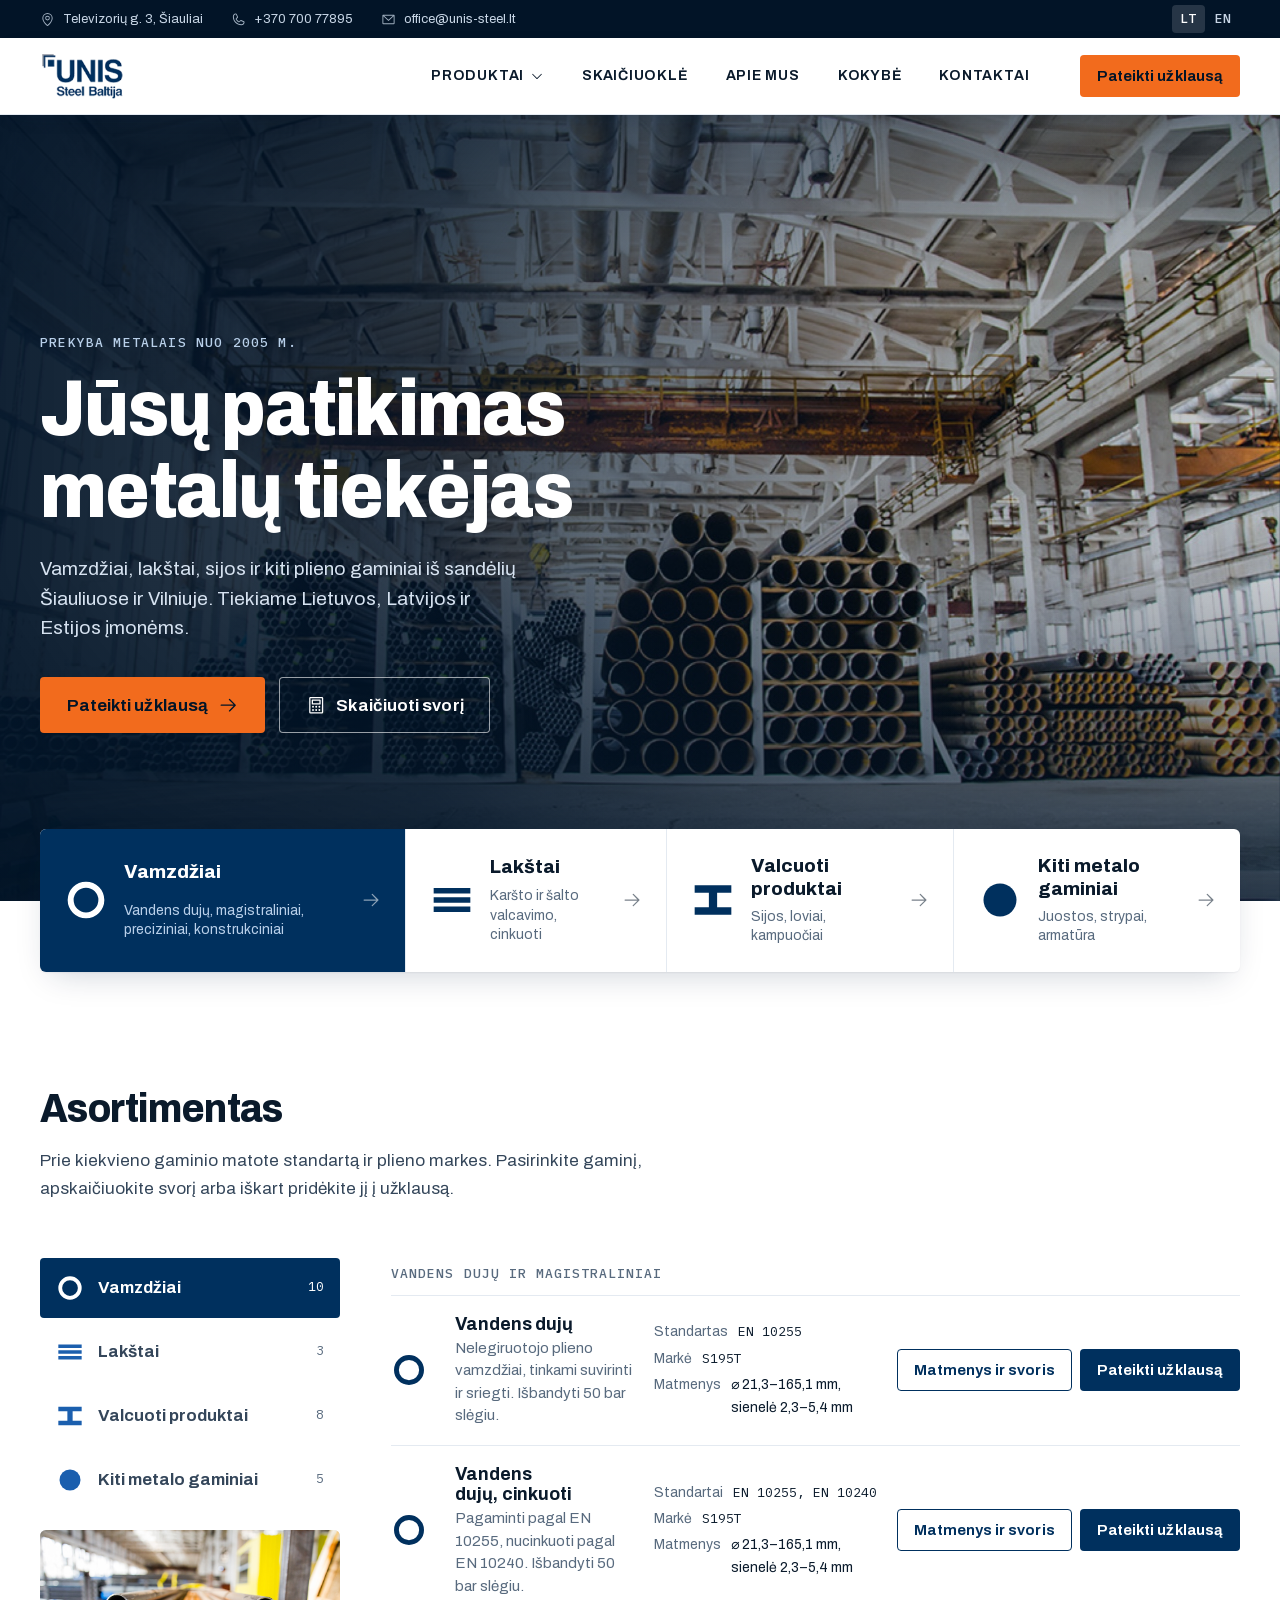
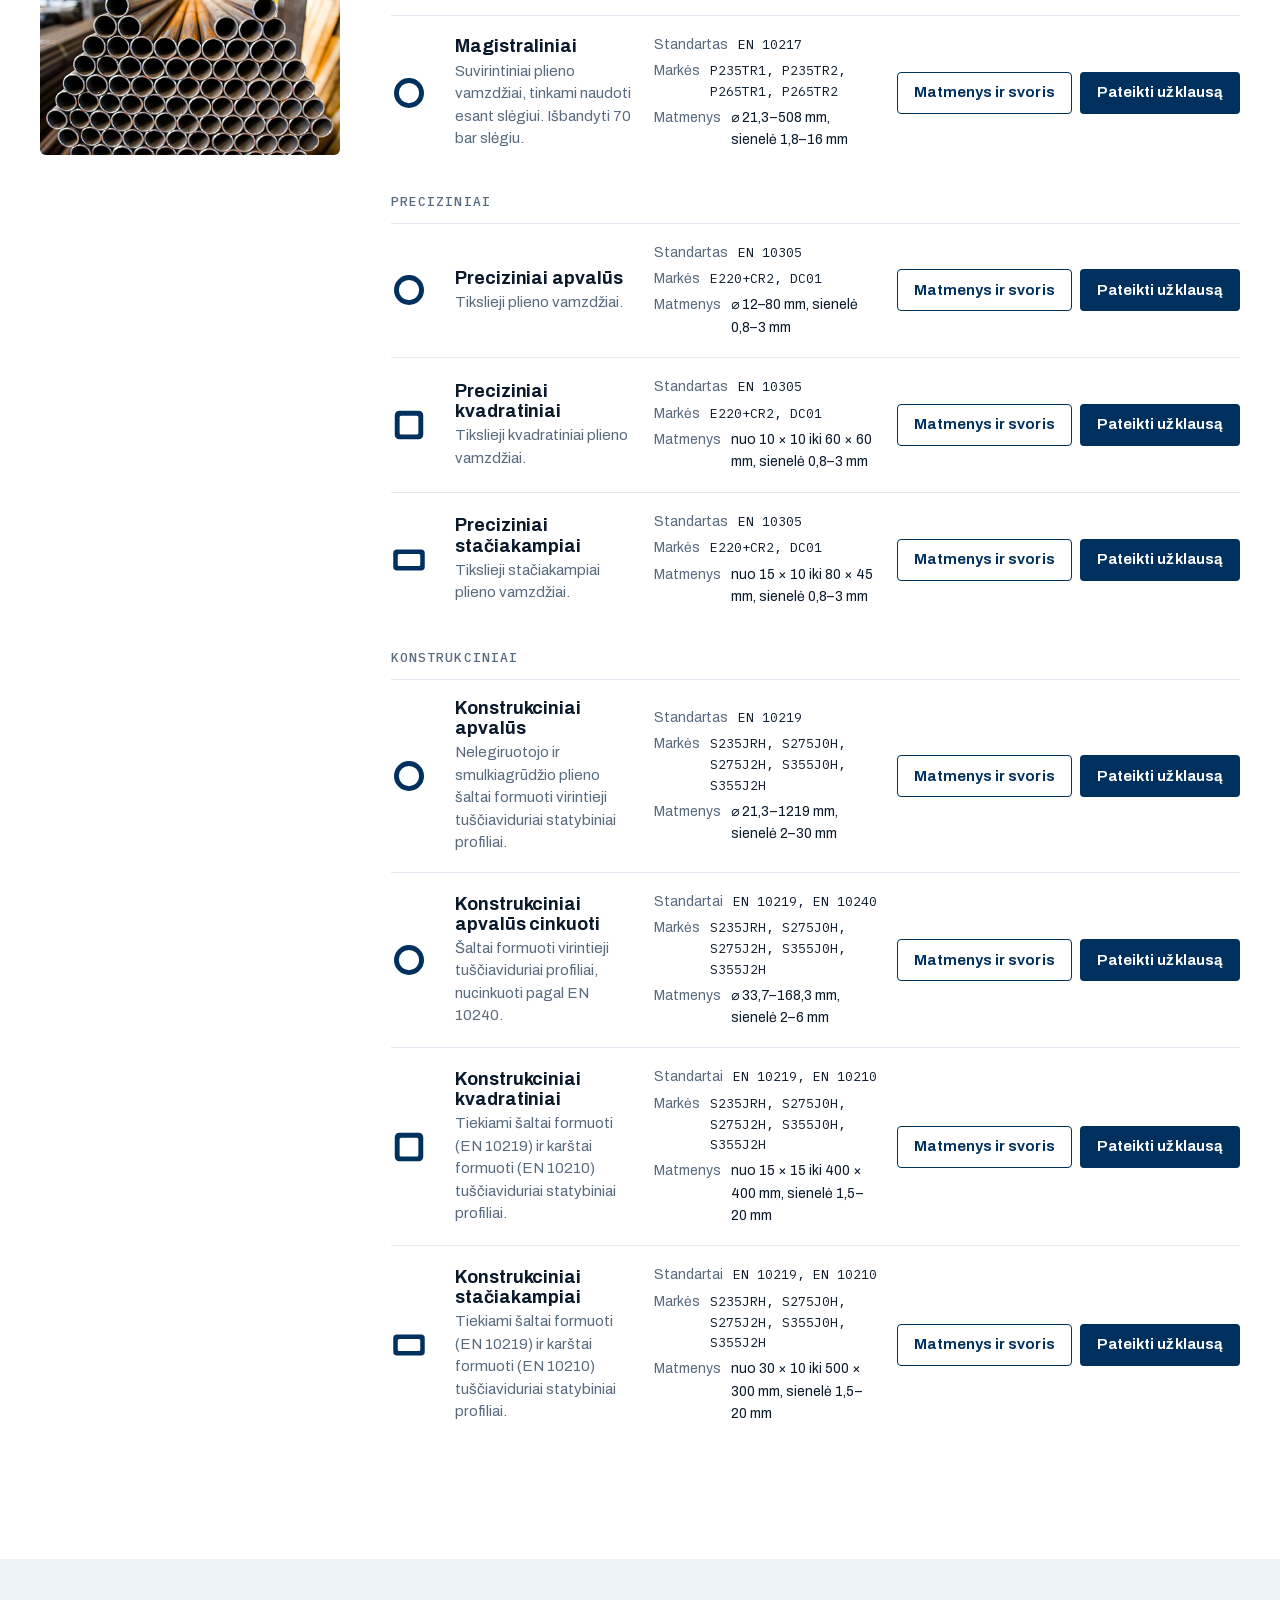
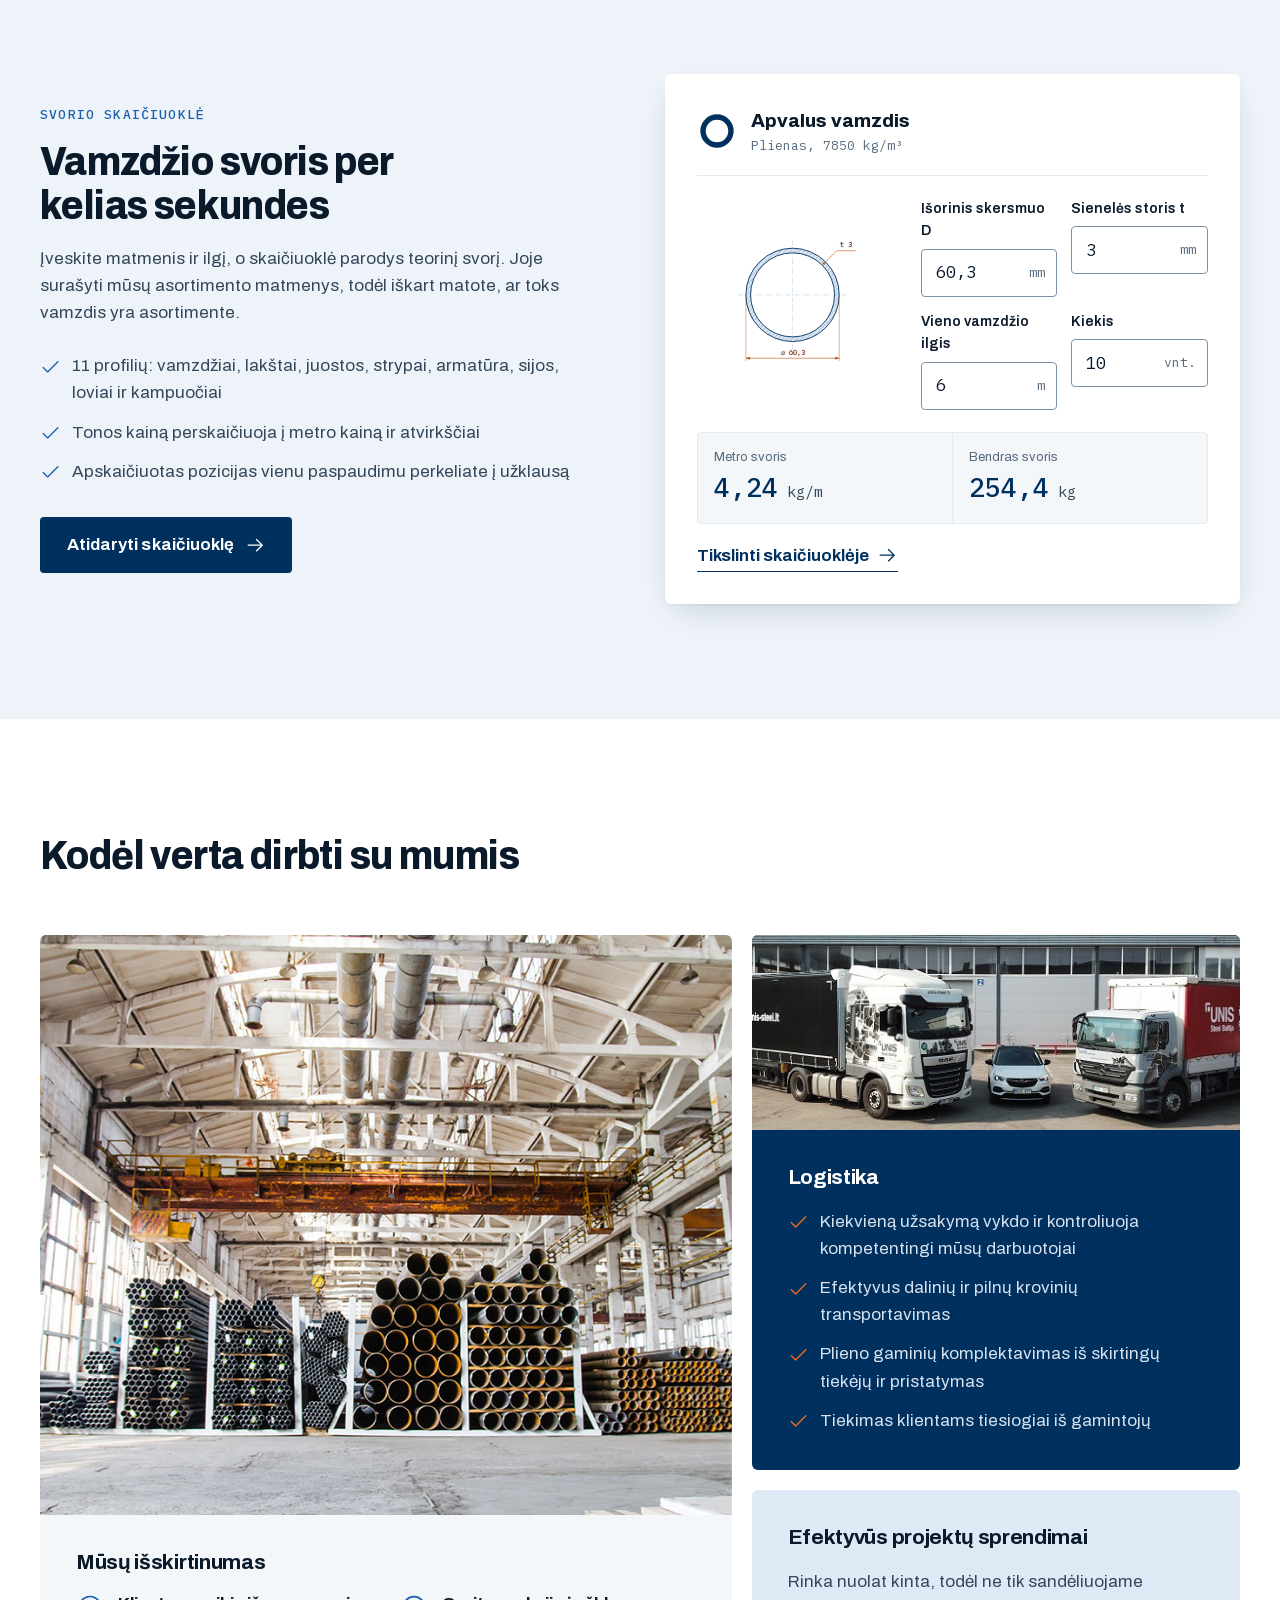
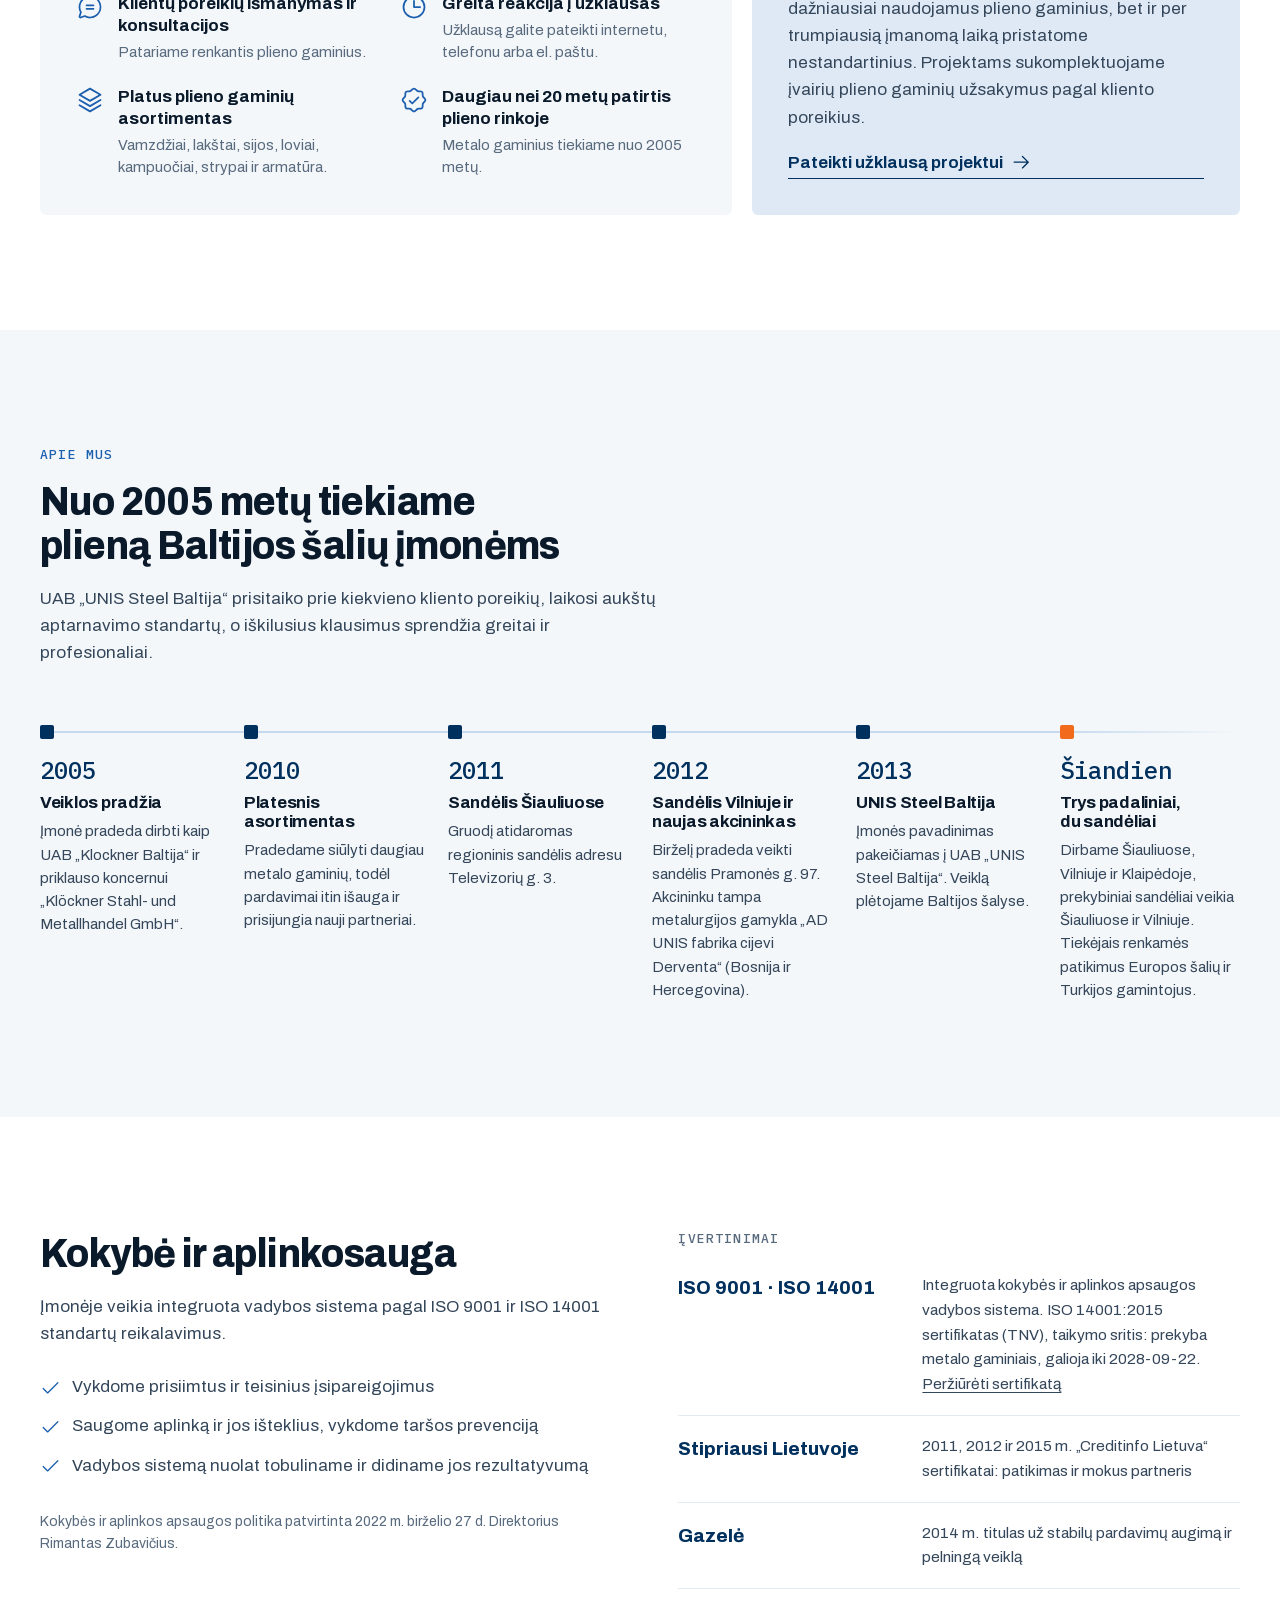
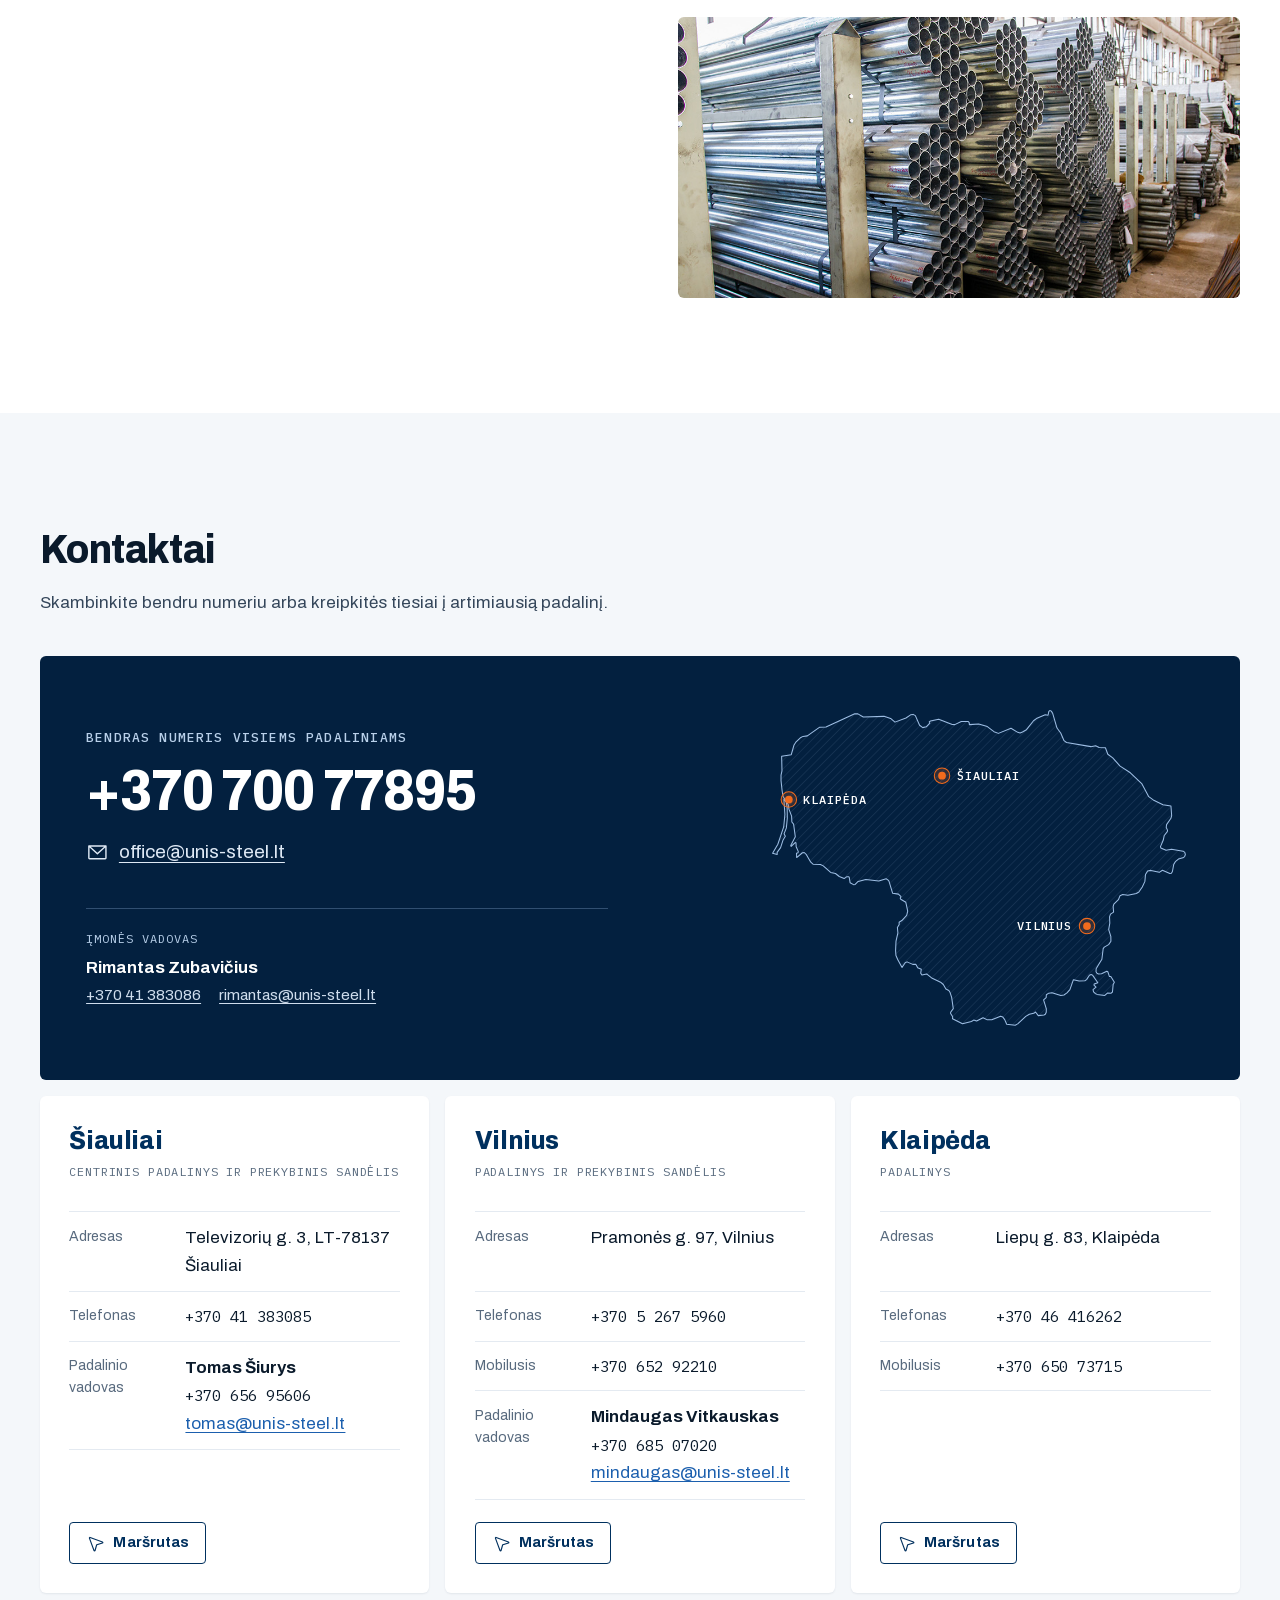
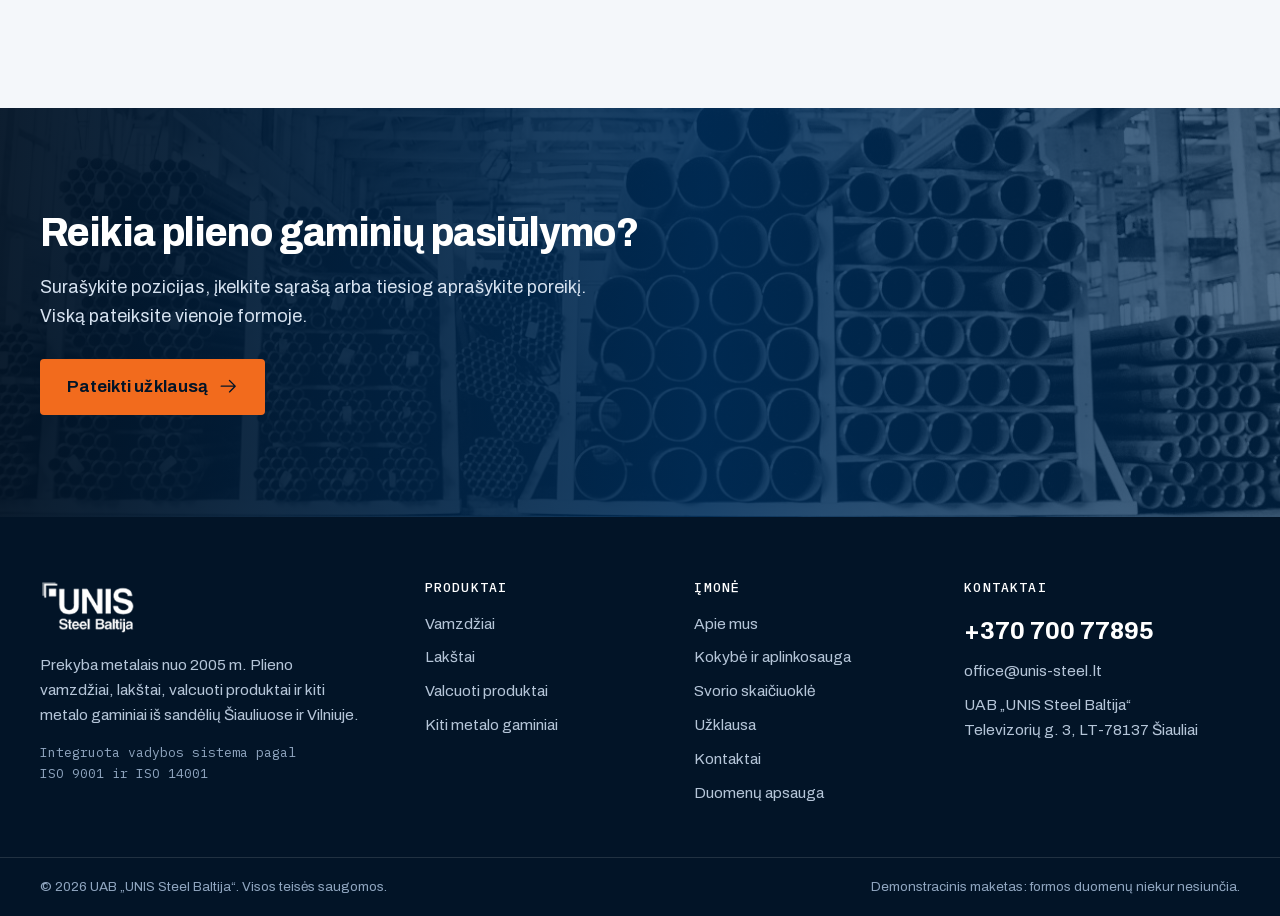
<file: index.html>
<!DOCTYPE html>
<html lang="lt">
<head>
<meta charset="utf-8">
<meta name="viewport" content="width=device-width, initial-scale=1">
<!-- Demonstracinis maketas: noindex, kad paieškos sistemos neindeksuotų. Į galutinę svetainę neperkelti. -->
<meta name="robots" content="noindex, nofollow">
<title>UNIS Steel Baltija: plieno vamzdžiai, lakštai ir profiliai</title>
<meta name="description" content="UAB „UNIS Steel Baltija“: plieno vamzdžiai, lakštai, sijos, loviai, kampuočiai, strypai ir armatūra iš sandėlių Šiauliuose ir Vilniuje. Svorio skaičiuoklė ir užklausa internetu.">
<meta name="theme-color" content="#00305E">
<link rel="icon" type="image/png" href="assets/img/brand/favicon.png">
<link rel="preload" href="assets/fonts/archivo-latin.woff2" as="font" type="font/woff2" crossorigin>
<link rel="preload" href="assets/fonts/archivo-latin-ext.woff2" as="font" type="font/woff2" crossorigin>
<link rel="preload" href="assets/img/foto/unis-hero.jpg" as="image">
<link rel="stylesheet" href="assets/css/style.css">
<script>
  /* Judesio režimas nustatomas iš karto, kad nemirgėtų: ?static=1 arba „mažiau judesio“ nustatymas išjungia animacijas */
  (function(){var s=/[?&]static=1/.test(location.search),r=window.matchMedia&&matchMedia('(prefers-reduced-motion: reduce)').matches;document.documentElement.className+=(s||r)?' no-motion':' js-motion';})();
</script>
</head>
<body class="home">
<svg width="0" height="0" style="position:absolute" aria-hidden="true" focusable="false">
  <symbol id="i-arrow-left" viewBox="0 0 256 256"><path d="M224,128a8,8,0,0,1-8,8H59.31l58.35,58.34a8,8,0,0,1-11.32,11.32l-72-72a8,8,0,0,1,0-11.32l72-72a8,8,0,0,1,11.32,11.32L59.31,120H216A8,8,0,0,1,224,128Z"/></symbol>
  <symbol id="i-arrow-right" viewBox="0 0 256 256"><path d="M221.66,133.66l-72,72a8,8,0,0,1-11.32-11.32L196.69,136H40a8,8,0,0,1,0-16H196.69L138.34,61.66a8,8,0,0,1,11.32-11.32l72,72A8,8,0,0,1,221.66,133.66Z"/></symbol>
  <symbol id="i-arrow-up-right" viewBox="0 0 256 256"><path d="M200,64V168a8,8,0,0,1-16,0V83.31L69.66,197.66a8,8,0,0,1-11.32-11.32L172.69,72H88a8,8,0,0,1,0-16H192A8,8,0,0,1,200,64Z"/></symbol>
  <symbol id="i-arrows-clockwise" viewBox="0 0 256 256"><path d="M224,48V96a8,8,0,0,1-8,8H168a8,8,0,0,1,0-16h28.69L182.06,73.37a79.56,79.56,0,0,0-56.13-23.43h-.45A79.52,79.52,0,0,0,69.59,72.71,8,8,0,0,1,58.41,61.27a96,96,0,0,1,135,.79L208,76.69V48a8,8,0,0,1,16,0ZM186.41,183.29a80,80,0,0,1-112.47-.66L59.31,168H88a8,8,0,0,0,0-16H40a8,8,0,0,0-8,8v48a8,8,0,0,0,16,0V179.31l14.63,14.63A95.43,95.43,0,0,0,130,222.06h.53a95.36,95.36,0,0,0,67.07-27.33,8,8,0,0,0-11.18-11.44Z"/></symbol>
  <symbol id="i-arrows-left-right" viewBox="0 0 256 256"><path d="M213.66,181.66l-32,32a8,8,0,0,1-11.32-11.32L188.69,184H48a8,8,0,0,1,0-16H188.69l-18.35-18.34a8,8,0,0,1,11.32-11.32l32,32A8,8,0,0,1,213.66,181.66Zm-139.32-64a8,8,0,0,0,11.32-11.32L67.31,88H208a8,8,0,0,0,0-16H67.31L85.66,53.66A8,8,0,0,0,74.34,42.34l-32,32a8,8,0,0,0,0,11.32Z"/></symbol>
  <symbol id="i-at" viewBox="0 0 256 256"><path d="M128,24a104,104,0,0,0,0,208c21.51,0,44.1-6.48,60.43-17.33a8,8,0,0,0-8.86-13.33C166,210.38,146.21,216,128,216a88,88,0,1,1,88-88c0,26.45-10.88,32-20,32s-20-5.55-20-32V88a8,8,0,0,0-16,0v4.26a48,48,0,1,0,5.93,65.1c6,12,16.35,18.64,30.07,18.64,22.54,0,36-17.94,36-48A104.11,104.11,0,0,0,128,24Zm0,136a32,32,0,1,1,32-32A32,32,0,0,1,128,160Z"/></symbol>
  <symbol id="i-buildings" viewBox="0 0 256 256"><path d="M240,208H224V96a16,16,0,0,0-16-16H144V32a16,16,0,0,0-24.88-13.32L39.12,72A16,16,0,0,0,32,85.34V208H16a8,8,0,0,0,0,16H240a8,8,0,0,0,0-16ZM208,96V208H144V96ZM48,85.34,128,32V208H48ZM112,112v16a8,8,0,0,1-16,0V112a8,8,0,1,1,16,0Zm-32,0v16a8,8,0,0,1-16,0V112a8,8,0,1,1,16,0Zm0,56v16a8,8,0,0,1-16,0V168a8,8,0,0,1,16,0Zm32,0v16a8,8,0,0,1-16,0V168a8,8,0,0,1,16,0Z"/></symbol>
  <symbol id="i-calculator" viewBox="0 0 256 256"><path d="M80,120h96a8,8,0,0,0,8-8V64a8,8,0,0,0-8-8H80a8,8,0,0,0-8,8v48A8,8,0,0,0,80,120Zm8-48h80v32H88ZM200,24H56A16,16,0,0,0,40,40V216a16,16,0,0,0,16,16H200a16,16,0,0,0,16-16V40A16,16,0,0,0,200,24Zm0,192H56V40H200ZM100,148a12,12,0,1,1-12-12A12,12,0,0,1,100,148Zm40,0a12,12,0,1,1-12-12A12,12,0,0,1,140,148Zm40,0a12,12,0,1,1-12-12A12,12,0,0,1,180,148Zm-80,40a12,12,0,1,1-12-12A12,12,0,0,1,100,188Zm40,0a12,12,0,1,1-12-12A12,12,0,0,1,140,188Zm40,0a12,12,0,1,1-12-12A12,12,0,0,1,180,188Z"/></symbol>
  <symbol id="i-caret-down" viewBox="0 0 256 256"><path d="M213.66,101.66l-80,80a8,8,0,0,1-11.32,0l-80-80A8,8,0,0,1,53.66,90.34L128,164.69l74.34-74.35a8,8,0,0,1,11.32,11.32Z"/></symbol>
  <symbol id="i-caret-right" viewBox="0 0 256 256"><path d="M181.66,133.66l-80,80a8,8,0,0,1-11.32-11.32L164.69,128,90.34,53.66a8,8,0,0,1,11.32-11.32l80,80A8,8,0,0,1,181.66,133.66Z"/></symbol>
  <symbol id="i-caret-up" viewBox="0 0 256 256"><path d="M213.66,165.66a8,8,0,0,1-11.32,0L128,91.31,53.66,165.66a8,8,0,0,1-11.32-11.32l80-80a8,8,0,0,1,11.32,0l80,80A8,8,0,0,1,213.66,165.66Z"/></symbol>
  <symbol id="i-certificate" viewBox="0 0 256 256"><path d="M128,136a8,8,0,0,1-8,8H72a8,8,0,0,1,0-16h48A8,8,0,0,1,128,136Zm-8-40H72a8,8,0,0,0,0,16h48a8,8,0,0,0,0-16Zm112,65.47V224A8,8,0,0,1,220,231l-24-13.74L172,231A8,8,0,0,1,160,224V200H40a16,16,0,0,1-16-16V56A16,16,0,0,1,40,40H216a16,16,0,0,1,16,16V86.53a51.88,51.88,0,0,1,0,74.94ZM160,184V161.47A52,52,0,0,1,216,76V56H40V184Zm56-12a51.88,51.88,0,0,1-40,0v38.22l16-9.16a8,8,0,0,1,7.94,0l16,9.16Zm16-48a36,36,0,1,0-36,36A36,36,0,0,0,232,124Z"/></symbol>
  <symbol id="i-chat-circle-text" viewBox="0 0 256 256"><path d="M168,112a8,8,0,0,1-8,8H96a8,8,0,0,1,0-16h64A8,8,0,0,1,168,112Zm-8,24H96a8,8,0,0,0,0,16h64a8,8,0,0,0,0-16Zm72-8A104,104,0,0,1,79.12,219.82L45.07,231.17a16,16,0,0,1-20.24-20.24l11.35-34.05A104,104,0,1,1,232,128Zm-16,0A88,88,0,1,0,51.81,172.06a8,8,0,0,1,.66,6.54L40,216,77.4,203.53a7.85,7.85,0,0,1,2.53-.42,8,8,0,0,1,4,1.08A88,88,0,0,0,216,128Z"/></symbol>
  <symbol id="i-check-circle" viewBox="0 0 256 256"><path d="M173.66,98.34a8,8,0,0,1,0,11.32l-56,56a8,8,0,0,1-11.32,0l-24-24a8,8,0,0,1,11.32-11.32L112,148.69l50.34-50.35A8,8,0,0,1,173.66,98.34ZM232,128A104,104,0,1,1,128,24,104.11,104.11,0,0,1,232,128Zm-16,0a88,88,0,1,0-88,88A88.1,88.1,0,0,0,216,128Z"/></symbol>
  <symbol id="i-check" viewBox="0 0 256 256"><path d="M229.66,77.66l-128,128a8,8,0,0,1-11.32,0l-56-56a8,8,0,0,1,11.32-11.32L96,188.69,218.34,66.34a8,8,0,0,1,11.32,11.32Z"/></symbol>
  <symbol id="i-clipboard-text" viewBox="0 0 256 256"><path d="M168,152a8,8,0,0,1-8,8H96a8,8,0,0,1,0-16h64A8,8,0,0,1,168,152Zm-8-40H96a8,8,0,0,0,0,16h64a8,8,0,0,0,0-16Zm56-64V216a16,16,0,0,1-16,16H56a16,16,0,0,1-16-16V48A16,16,0,0,1,56,32H92.26a47.92,47.92,0,0,1,71.48,0H200A16,16,0,0,1,216,48ZM96,64h64a32,32,0,0,0-64,0ZM200,48H173.25A47.93,47.93,0,0,1,176,64v8a8,8,0,0,1-8,8H88a8,8,0,0,1-8-8V64a47.93,47.93,0,0,1,2.75-16H56V216H200Z"/></symbol>
  <symbol id="i-clock" viewBox="0 0 256 256"><path d="M128,24A104,104,0,1,0,232,128,104.11,104.11,0,0,0,128,24Zm0,192a88,88,0,1,1,88-88A88.1,88.1,0,0,1,128,216Zm64-88a8,8,0,0,1-8,8H128a8,8,0,0,1-8-8V72a8,8,0,0,1,16,0v48h48A8,8,0,0,1,192,128Z"/></symbol>
  <symbol id="i-copy" viewBox="0 0 256 256"><path d="M216,32H88a8,8,0,0,0-8,8V80H40a8,8,0,0,0-8,8V216a8,8,0,0,0,8,8H168a8,8,0,0,0,8-8V176h40a8,8,0,0,0,8-8V40A8,8,0,0,0,216,32ZM160,208H48V96H160Zm48-48H176V88a8,8,0,0,0-8-8H96V48H208Z"/></symbol>
  <symbol id="i-crane" viewBox="0 0 256 256"><path d="M228.12,17.14a8,8,0,0,0-7.88-.2L102,80H32A16,16,0,0,0,16,96V200a16,16,0,0,0,16,16h88a16,16,0,0,0,16-16V168a7.81,7.81,0,0,0-.34-2.3L113.54,92,216,37.33V160H200v-8a8,8,0,0,0-16,0v8a16,16,0,0,0,16,16h16a16,16,0,0,0,16-16V24A8,8,0,0,0,228.12,17.14ZM98.05,96l19.2,64H64V96ZM48,96v64H32V96ZM32,200h0V176h88v24Z"/></symbol>
  <symbol id="i-cube" viewBox="0 0 256 256"><path d="M223.68,66.15,135.68,18h0a15.88,15.88,0,0,0-15.36,0l-88,48.17a16,16,0,0,0-8.32,14v95.64a16,16,0,0,0,8.32,14l88,48.17a15.88,15.88,0,0,0,15.36,0l88-48.17a16,16,0,0,0,8.32-14V80.18A16,16,0,0,0,223.68,66.15ZM128,32h0l80.34,44L128,120,47.66,76ZM40,90l80,43.78v85.79L40,175.82Zm96,129.57V133.82L216,90v85.78Z"/></symbol>
  <symbol id="i-currency-eur" viewBox="0 0 256 256"><path d="M190,192.33a8,8,0,0,1-.63,11.3A80,80,0,0,1,56.4,152H40a8,8,0,0,1,0-16H56V120H40a8,8,0,0,1,0-16H56.4A80,80,0,0,1,189.34,52.37,8,8,0,0,1,178.66,64.3,64,64,0,0,0,72.52,104H136a8,8,0,0,1,0,16H72v16h48a8,8,0,0,1,0,16H72.52a64,64,0,0,0,106.14,39.71A8,8,0,0,1,190,192.33Z"/></symbol>
  <symbol id="i-download-simple" viewBox="0 0 256 256"><path d="M224,144v64a8,8,0,0,1-8,8H40a8,8,0,0,1-8-8V144a8,8,0,0,1,16,0v56H208V144a8,8,0,0,1,16,0Zm-101.66,5.66a8,8,0,0,0,11.32,0l40-40a8,8,0,0,0-11.32-11.32L136,124.69V32a8,8,0,0,0-16,0v92.69L93.66,98.34a8,8,0,0,0-11.32,11.32Z"/></symbol>
  <symbol id="i-envelope-simple" viewBox="0 0 256 256"><path d="M224,48H32a8,8,0,0,0-8,8V192a16,16,0,0,0,16,16H216a16,16,0,0,0,16-16V56A8,8,0,0,0,224,48ZM203.43,64,128,133.15,52.57,64ZM216,192H40V74.19l82.59,75.71a8,8,0,0,0,10.82,0L216,74.19V192Z"/></symbol>
  <symbol id="i-factory" viewBox="0 0 256 256"><path d="M116,176a8,8,0,0,1-8,8H80a8,8,0,0,1,0-16h28A8,8,0,0,1,116,176Zm60-8H148a8,8,0,0,0,0,16h28a8,8,0,0,0,0-16Zm64,48a8,8,0,0,1-8,8H24a8,8,0,0,1,0-16h8V88a8,8,0,0,1,12.8-6.4L96,120V88a8,8,0,0,1,12.8-6.4l38.74,29.05L159.1,29.74A16.08,16.08,0,0,1,174.94,16h18.12A16.08,16.08,0,0,1,208.9,29.74l15,105.13s.08.78.08,1.13v72h8A8,8,0,0,1,240,216Zm-77.86-94.4,8.53,6.4h36.11L193.06,32H174.94ZM48,208H208V144H168a8,8,0,0,1-4.8-1.6l-14.4-10.8,0,0L112,104v32a8,8,0,0,1-12.8,6.4L48,104Z"/></symbol>
  <symbol id="i-file-text" viewBox="0 0 256 256"><path d="M213.66,82.34l-56-56A8,8,0,0,0,152,24H56A16,16,0,0,0,40,40V216a16,16,0,0,0,16,16H200a16,16,0,0,0,16-16V88A8,8,0,0,0,213.66,82.34ZM160,51.31,188.69,80H160ZM200,216H56V40h88V88a8,8,0,0,0,8,8h48V216Zm-32-80a8,8,0,0,1-8,8H96a8,8,0,0,1,0-16h64A8,8,0,0,1,168,136Zm0,32a8,8,0,0,1-8,8H96a8,8,0,0,1,0-16h64A8,8,0,0,1,168,168Z"/></symbol>
  <symbol id="i-globe" viewBox="0 0 256 256"><path d="M128,24h0A104,104,0,1,0,232,128,104.12,104.12,0,0,0,128,24Zm88,104a87.61,87.61,0,0,1-3.33,24H174.16a157.44,157.44,0,0,0,0-48h38.51A87.61,87.61,0,0,1,216,128ZM102,168H154a115.11,115.11,0,0,1-26,45A115.27,115.27,0,0,1,102,168Zm-3.9-16a140.84,140.84,0,0,1,0-48h59.88a140.84,140.84,0,0,1,0,48ZM40,128a87.61,87.61,0,0,1,3.33-24H81.84a157.44,157.44,0,0,0,0,48H43.33A87.61,87.61,0,0,1,40,128ZM154,88H102a115.11,115.11,0,0,1,26-45A115.27,115.27,0,0,1,154,88Zm52.33,0H170.71a135.28,135.28,0,0,0-22.3-45.6A88.29,88.29,0,0,1,206.37,88ZM107.59,42.4A135.28,135.28,0,0,0,85.29,88H49.63A88.29,88.29,0,0,1,107.59,42.4ZM49.63,168H85.29a135.28,135.28,0,0,0,22.3,45.6A88.29,88.29,0,0,1,49.63,168Zm98.78,45.6a135.28,135.28,0,0,0,22.3-45.6h35.66A88.29,88.29,0,0,1,148.41,213.6Z"/></symbol>
  <symbol id="i-handshake" viewBox="0 0 256 256"><path d="M254.3,107.91,228.78,56.85a16,16,0,0,0-21.47-7.15L182.44,62.13,130.05,48.27a8.14,8.14,0,0,0-4.1,0L73.56,62.13,48.69,49.7a16,16,0,0,0-21.47,7.15L1.7,107.9a16,16,0,0,0,7.15,21.47l27,13.51,55.49,39.63a8.06,8.06,0,0,0,2.71,1.25l64,16a8,8,0,0,0,7.6-2.1l55.07-55.08,26.42-13.21a16,16,0,0,0,7.15-21.46Zm-54.89,33.37L165,113.72a8,8,0,0,0-10.68.61C136.51,132.27,116.66,130,104,122L147.24,80h31.81l27.21,54.41ZM41.53,64,62,74.22,36.43,125.27,16,115.06Zm116,119.13L99.42,168.61l-49.2-35.14,28-56L128,64.28l9.8,2.59-45,43.68-.08.09a16,16,0,0,0,2.72,24.81c20.56,13.13,45.37,11,64.91-5L188,152.66Zm62-57.87-25.52-51L214.47,64,240,115.06Zm-87.75,92.67a8,8,0,0,1-7.75,6.06,8.13,8.13,0,0,1-1.95-.24L80.41,213.33a7.89,7.89,0,0,1-2.71-1.25L51.35,193.26a8,8,0,0,1,9.3-13l25.11,17.94L126,208.24A8,8,0,0,1,131.82,217.94Z"/></symbol>
  <symbol id="i-info" viewBox="0 0 256 256"><path d="M128,24A104,104,0,1,0,232,128,104.11,104.11,0,0,0,128,24Zm0,192a88,88,0,1,1,88-88A88.1,88.1,0,0,1,128,216Zm16-40a8,8,0,0,1-8,8,16,16,0,0,1-16-16V128a8,8,0,0,1,0-16,16,16,0,0,1,16,16v40A8,8,0,0,1,144,176ZM112,84a12,12,0,1,1,12,12A12,12,0,0,1,112,84Z"/></symbol>
  <symbol id="i-list-checks" viewBox="0 0 256 256"><path d="M224,128a8,8,0,0,1-8,8H128a8,8,0,0,1,0-16h88A8,8,0,0,1,224,128ZM128,72h88a8,8,0,0,0,0-16H128a8,8,0,0,0,0,16Zm88,112H128a8,8,0,0,0,0,16h88a8,8,0,0,0,0-16ZM82.34,42.34,56,68.69,45.66,58.34A8,8,0,0,0,34.34,69.66l16,16a8,8,0,0,0,11.32,0l32-32A8,8,0,0,0,82.34,42.34Zm0,64L56,132.69,45.66,122.34a8,8,0,0,0-11.32,11.32l16,16a8,8,0,0,0,11.32,0l32-32a8,8,0,0,0-11.32-11.32Zm0,64L56,196.69,45.66,186.34a8,8,0,0,0-11.32,11.32l16,16a8,8,0,0,0,11.32,0l32-32a8,8,0,0,0-11.32-11.32Z"/></symbol>
  <symbol id="i-list-plus" viewBox="0 0 256 256"><path d="M32,64a8,8,0,0,1,8-8H216a8,8,0,0,1,0,16H40A8,8,0,0,1,32,64Zm8,72H216a8,8,0,0,0,0-16H40a8,8,0,0,0,0,16Zm104,48H40a8,8,0,0,0,0,16H144a8,8,0,0,0,0-16Zm88,0H216V168a8,8,0,0,0-16,0v16H184a8,8,0,0,0,0,16h16v16a8,8,0,0,0,16,0V200h16a8,8,0,0,0,0-16Z"/></symbol>
  <symbol id="i-list" viewBox="0 0 256 256"><path d="M224,128a8,8,0,0,1-8,8H40a8,8,0,0,1,0-16H216A8,8,0,0,1,224,128ZM40,72H216a8,8,0,0,0,0-16H40a8,8,0,0,0,0,16ZM216,184H40a8,8,0,0,0,0,16H216a8,8,0,0,0,0-16Z"/></symbol>
  <symbol id="i-magnifying-glass" viewBox="0 0 256 256"><path d="M229.66,218.34l-50.07-50.06a88.11,88.11,0,1,0-11.31,11.31l50.06,50.07a8,8,0,0,0,11.32-11.32ZM40,112a72,72,0,1,1,72,72A72.08,72.08,0,0,1,40,112Z"/></symbol>
  <symbol id="i-map-pin" viewBox="0 0 256 256"><path d="M128,64a40,40,0,1,0,40,40A40,40,0,0,0,128,64Zm0,64a24,24,0,1,1,24-24A24,24,0,0,1,128,128Zm0-112a88.1,88.1,0,0,0-88,88c0,31.4,14.51,64.68,42,96.25a254.19,254.19,0,0,0,41.45,38.3,8,8,0,0,0,9.18,0A254.19,254.19,0,0,0,174,200.25c27.45-31.57,42-64.85,42-96.25A88.1,88.1,0,0,0,128,16Zm0,206c-16.53-13-72-60.75-72-118a72,72,0,0,1,144,0C200,161.23,144.53,209,128,222Z"/></symbol>
  <symbol id="i-map-trifold" viewBox="0 0 256 256"><path d="M228.92,49.69a8,8,0,0,0-6.86-1.45L160.93,63.52,99.58,32.84a8,8,0,0,0-5.52-.6l-64,16A8,8,0,0,0,24,56V200a8,8,0,0,0,9.94,7.76l61.13-15.28,61.35,30.68A8.15,8.15,0,0,0,160,224a8,8,0,0,0,1.94-.24l64-16A8,8,0,0,0,232,200V56A8,8,0,0,0,228.92,49.69ZM104,52.94l48,24V203.06l-48-24ZM40,62.25l48-12v127.5l-48,12Zm176,131.5-48,12V78.25l48-12Z"/></symbol>
  <symbol id="i-minus" viewBox="0 0 256 256"><path d="M224,128a8,8,0,0,1-8,8H40a8,8,0,0,1,0-16H216A8,8,0,0,1,224,128Z"/></symbol>
  <symbol id="i-navigation-arrow" viewBox="0 0 256 256"><path d="M237.33,106.21,61.41,41l-.16-.05A16,16,0,0,0,40.9,61.25a1,1,0,0,0,.05.16l65.26,175.92A15.77,15.77,0,0,0,121.28,248h.3a15.77,15.77,0,0,0,15-11.29l.06-.2,21.84-78,78-21.84.2-.06a16,16,0,0,0,.62-30.38ZM149.84,144.3a8,8,0,0,0-5.54,5.54L121.3,232l-.06-.17L56,56l175.82,65.22.16.06Z"/></symbol>
  <symbol id="i-package" viewBox="0 0 256 256"><path d="M223.68,66.15,135.68,18a15.88,15.88,0,0,0-15.36,0l-88,48.17a16,16,0,0,0-8.32,14v95.64a16,16,0,0,0,8.32,14l88,48.17a15.88,15.88,0,0,0,15.36,0l88-48.17a16,16,0,0,0,8.32-14V80.18A16,16,0,0,0,223.68,66.15ZM128,32l80.34,44-29.77,16.3-80.35-44ZM128,120,47.66,76l33.9-18.56,80.34,44ZM40,90l80,43.78v85.79L40,175.82Zm176,85.78h0l-80,43.79V133.82l32-17.51V152a8,8,0,0,0,16,0V107.55L216,90v85.77Z"/></symbol>
  <symbol id="i-paperclip" viewBox="0 0 256 256"><path d="M209.66,122.34a8,8,0,0,1,0,11.32l-82.05,82a56,56,0,0,1-79.2-79.21L147.67,35.73a40,40,0,1,1,56.61,56.55L105,193A24,24,0,1,1,71,159L154.3,74.38A8,8,0,1,1,165.7,85.6L82.39,170.31a8,8,0,1,0,11.27,11.36L192.93,81A24,24,0,1,0,159,47L59.76,147.68a40,40,0,1,0,56.53,56.62l82.06-82A8,8,0,0,1,209.66,122.34Z"/></symbol>
  <symbol id="i-path" viewBox="0 0 256 256"><path d="M200,168a32.06,32.06,0,0,0-31,24H72a32,32,0,0,1,0-64h96a40,40,0,0,0,0-80H72a8,8,0,0,0,0,16h96a24,24,0,0,1,0,48H72a48,48,0,0,0,0,96h97a32,32,0,1,0,31-40Zm0,48a16,16,0,1,1,16-16A16,16,0,0,1,200,216Z"/></symbol>
  <symbol id="i-pause" viewBox="0 0 256 256"><path d="M200,32H160a16,16,0,0,0-16,16V208a16,16,0,0,0,16,16h40a16,16,0,0,0,16-16V48A16,16,0,0,0,200,32Zm0,176H160V48h40ZM96,32H56A16,16,0,0,0,40,48V208a16,16,0,0,0,16,16H96a16,16,0,0,0,16-16V48A16,16,0,0,0,96,32Zm0,176H56V48H96Z"/></symbol>
  <symbol id="i-pencil-simple" viewBox="0 0 256 256"><path d="M227.31,73.37,182.63,28.68a16,16,0,0,0-22.63,0L36.69,152A15.86,15.86,0,0,0,32,163.31V208a16,16,0,0,0,16,16H92.69A15.86,15.86,0,0,0,104,219.31L227.31,96a16,16,0,0,0,0-22.63ZM92.69,208H48V163.31l88-88L180.69,120ZM192,108.68,147.31,64l24-24L216,84.68Z"/></symbol>
  <symbol id="i-phone" viewBox="0 0 256 256"><path d="M222.37,158.46l-47.11-21.11-.13-.06a16,16,0,0,0-15.17,1.4,8.12,8.12,0,0,0-.75.56L134.87,160c-15.42-7.49-31.34-23.29-38.83-38.51l20.78-24.71c.2-.25.39-.5.57-.77a16,16,0,0,0,1.32-15.06l0-.12L97.54,33.64a16,16,0,0,0-16.62-9.52A56.26,56.26,0,0,0,32,80c0,79.4,64.6,144,144,144a56.26,56.26,0,0,0,55.88-48.92A16,16,0,0,0,222.37,158.46ZM176,208A128.14,128.14,0,0,1,48,80,40.2,40.2,0,0,1,82.87,40a.61.61,0,0,0,0,.12l21,47L83.2,111.86a6.13,6.13,0,0,0-.57.77,16,16,0,0,0-1,15.7c9.06,18.53,27.73,37.06,46.46,46.11a16,16,0,0,0,15.75-1.14,8.44,8.44,0,0,0,.74-.56L168.89,152l47,21.05h0s.08,0,.11,0A40.21,40.21,0,0,1,176,208Z"/></symbol>
  <symbol id="i-play" viewBox="0 0 256 256"><path d="M232.4,114.49,88.32,26.35a16,16,0,0,0-16.2-.3A15.86,15.86,0,0,0,64,39.87V216.13A15.94,15.94,0,0,0,80,232a16.07,16.07,0,0,0,8.36-2.35L232.4,141.51a15.81,15.81,0,0,0,0-27ZM80,215.94V40l143.83,88Z"/></symbol>
  <symbol id="i-plus" viewBox="0 0 256 256"><path d="M224,128a8,8,0,0,1-8,8H136v80a8,8,0,0,1-16,0V136H40a8,8,0,0,1,0-16h80V40a8,8,0,0,1,16,0v80h80A8,8,0,0,1,224,128Z"/></symbol>
  <symbol id="i-printer" viewBox="0 0 256 256"><path d="M214.67,72H200V40a8,8,0,0,0-8-8H64a8,8,0,0,0-8,8V72H41.33C27.36,72,16,82.77,16,96v80a8,8,0,0,0,8,8H56v32a8,8,0,0,0,8,8H192a8,8,0,0,0,8-8V184h32a8,8,0,0,0,8-8V96C240,82.77,228.64,72,214.67,72ZM72,48H184V72H72ZM184,208H72V160H184Zm40-40H200V152a8,8,0,0,0-8-8H64a8,8,0,0,0-8,8v16H32V96c0-4.41,4.19-8,9.33-8H214.67c5.14,0,9.33,3.59,9.33,8Zm-24-52a12,12,0,1,1-12-12A12,12,0,0,1,200,116Z"/></symbol>
  <symbol id="i-question" viewBox="0 0 256 256"><path d="M140,180a12,12,0,1,1-12-12A12,12,0,0,1,140,180ZM128,72c-22.06,0-40,16.15-40,36v4a8,8,0,0,0,16,0v-4c0-11,10.77-20,24-20s24,9,24,20-10.77,20-24,20a8,8,0,0,0-8,8v8a8,8,0,0,0,16,0v-.72c18.24-3.35,32-17.9,32-35.28C168,88.15,150.06,72,128,72Zm104,56A104,104,0,1,1,128,24,104.11,104.11,0,0,1,232,128Zm-16,0a88,88,0,1,0-88,88A88.1,88.1,0,0,0,216,128Z"/></symbol>
  <symbol id="i-ruler" viewBox="0 0 256 256"><path d="M235.32,73.37,182.63,20.69a16,16,0,0,0-22.63,0L20.68,160a16,16,0,0,0,0,22.63l52.69,52.68a16,16,0,0,0,22.63,0L235.32,96A16,16,0,0,0,235.32,73.37ZM84.68,224,32,171.31l32-32,26.34,26.35a8,8,0,0,0,11.32-11.32L75.31,128,96,107.31l26.34,26.35a8,8,0,0,0,11.32-11.32L107.31,96,128,75.31l26.34,26.35a8,8,0,0,0,11.32-11.32L139.31,64l32-32L224,84.69Z"/></symbol>
  <symbol id="i-scales" viewBox="0 0 256 256"><path d="M239.43,133l-32-80h0a8,8,0,0,0-9.16-4.84L136,62V40a8,8,0,0,0-16,0V65.58L54.26,80.19A8,8,0,0,0,48.57,85h0v.06L16.57,165a7.92,7.92,0,0,0-.57,3c0,23.31,24.54,32,40,32s40-8.69,40-32a7.92,7.92,0,0,0-.57-3L66.92,93.77,120,82V208H104a8,8,0,0,0,0,16h48a8,8,0,0,0,0-16H136V78.42L187,67.1,160.57,133a7.92,7.92,0,0,0-.57,3c0,23.31,24.54,32,40,32s40-8.69,40-32A7.92,7.92,0,0,0,239.43,133ZM56,184c-7.53,0-22.76-3.61-23.93-14.64L56,109.54l23.93,59.82C78.76,180.39,63.53,184,56,184Zm144-32c-7.53,0-22.76-3.61-23.93-14.64L200,77.54l23.93,59.82C222.76,148.39,207.53,152,200,152Z"/></symbol>
  <symbol id="i-seal-check" viewBox="0 0 256 256"><path d="M225.86,102.82c-3.77-3.94-7.67-8-9.14-11.57-1.36-3.27-1.44-8.69-1.52-13.94-.15-9.76-.31-20.82-8-28.51s-18.75-7.85-28.51-8c-5.25-.08-10.67-.16-13.94-1.52-3.56-1.47-7.63-5.37-11.57-9.14C146.28,23.51,138.44,16,128,16s-18.27,7.51-25.18,14.14c-3.94,3.77-8,7.67-11.57,9.14C88,40.64,82.56,40.72,77.31,40.8c-9.76.15-20.82.31-28.51,8S41,67.55,40.8,77.31c-.08,5.25-.16,10.67-1.52,13.94-1.47,3.56-5.37,7.63-9.14,11.57C23.51,109.72,16,117.56,16,128s7.51,18.27,14.14,25.18c3.77,3.94,7.67,8,9.14,11.57,1.36,3.27,1.44,8.69,1.52,13.94.15,9.76.31,20.82,8,28.51s18.75,7.85,28.51,8c5.25.08,10.67.16,13.94,1.52,3.56,1.47,7.63,5.37,11.57,9.14C109.72,232.49,117.56,240,128,240s18.27-7.51,25.18-14.14c3.94-3.77,8-7.67,11.57-9.14,3.27-1.36,8.69-1.44,13.94-1.52,9.76-.15,20.82-.31,28.51-8s7.85-18.75,8-28.51c.08-5.25.16-10.67,1.52-13.94,1.47-3.56,5.37-7.63,9.14-11.57C232.49,146.28,240,138.44,240,128S232.49,109.73,225.86,102.82Zm-11.55,39.29c-4.79,5-9.75,10.17-12.38,16.52-2.52,6.1-2.63,13.07-2.73,19.82-.1,7-.21,14.33-3.32,17.43s-10.39,3.22-17.43,3.32c-6.75.1-13.72.21-19.82,2.73-6.35,2.63-11.52,7.59-16.52,12.38S132,224,128,224s-9.15-4.92-14.11-9.69-10.17-9.75-16.52-12.38c-6.1-2.52-13.07-2.63-19.82-2.73-7-.1-14.33-.21-17.43-3.32s-3.22-10.39-3.32-17.43c-.1-6.75-.21-13.72-2.73-19.82-2.63-6.35-7.59-11.52-12.38-16.52S32,132,32,128s4.92-9.15,9.69-14.11,9.75-10.17,12.38-16.52c2.52-6.1,2.63-13.07,2.73-19.82.1-7,.21-14.33,3.32-17.43S70.51,56.9,77.55,56.8c6.75-.1,13.72-.21,19.82-2.73,6.35-2.63,11.52-7.59,16.52-12.38S124,32,128,32s9.15,4.92,14.11,9.69,10.17,9.75,16.52,12.38c6.1,2.52,13.07,2.63,19.82,2.73,7,.1,14.33.21,17.43,3.32s3.22,10.39,3.32,17.43c.1,6.75.21,13.72,2.73,19.82,2.63,6.35,7.59,11.52,12.38,16.52S224,124,224,128,219.08,137.15,214.31,142.11ZM173.66,98.34a8,8,0,0,1,0,11.32l-56,56a8,8,0,0,1-11.32,0l-24-24a8,8,0,0,1,11.32-11.32L112,148.69l50.34-50.35A8,8,0,0,1,173.66,98.34Z"/></symbol>
  <symbol id="i-shield-check" viewBox="0 0 256 256"><path d="M208,40H48A16,16,0,0,0,32,56v56c0,52.72,25.52,84.67,46.93,102.19,23.06,18.86,46,25.26,47,25.53a8,8,0,0,0,4.2,0c1-.27,23.91-6.67,47-25.53C198.48,196.67,224,164.72,224,112V56A16,16,0,0,0,208,40Zm0,72c0,37.07-13.66,67.16-40.6,89.42A129.3,129.3,0,0,1,128,223.62a128.25,128.25,0,0,1-38.92-21.81C61.82,179.51,48,149.3,48,112l0-56,160,0ZM82.34,141.66a8,8,0,0,1,11.32-11.32L112,148.69l50.34-50.35a8,8,0,0,1,11.32,11.32l-56,56a8,8,0,0,1-11.32,0Z"/></symbol>
  <symbol id="i-stack" viewBox="0 0 256 256"><path d="M230.91,172A8,8,0,0,1,228,182.91l-96,56a8,8,0,0,1-8.06,0l-96-56A8,8,0,0,1,36,169.09l92,53.65,92-53.65A8,8,0,0,1,230.91,172ZM220,121.09l-92,53.65L36,121.09A8,8,0,0,0,28,134.91l96,56a8,8,0,0,0,8.06,0l96-56A8,8,0,1,0,220,121.09ZM24,80a8,8,0,0,1,4-6.91l96-56a8,8,0,0,1,8.06,0l96,56a8,8,0,0,1,0,13.82l-96,56a8,8,0,0,1-8.06,0l-96-56A8,8,0,0,1,24,80Zm23.88,0L128,126.74,208.12,80,128,33.26Z"/></symbol>
  <symbol id="i-trash" viewBox="0 0 256 256"><path d="M216,48H176V40a24,24,0,0,0-24-24H104A24,24,0,0,0,80,40v8H40a8,8,0,0,0,0,16h8V208a16,16,0,0,0,16,16H192a16,16,0,0,0,16-16V64h8a8,8,0,0,0,0-16ZM96,40a8,8,0,0,1,8-8h48a8,8,0,0,1,8,8v8H96Zm96,168H64V64H192ZM112,104v64a8,8,0,0,1-16,0V104a8,8,0,0,1,16,0Zm48,0v64a8,8,0,0,1-16,0V104a8,8,0,0,1,16,0Z"/></symbol>
  <symbol id="i-truck" viewBox="0 0 256 256"><path d="M255.42,117l-14-35A15.93,15.93,0,0,0,226.58,72H192V64a8,8,0,0,0-8-8H32A16,16,0,0,0,16,72V184a16,16,0,0,0,16,16H49a32,32,0,0,0,62,0h50a32,32,0,0,0,62,0h17a16,16,0,0,0,16-16V120A7.94,7.94,0,0,0,255.42,117ZM192,88h34.58l9.6,24H192ZM32,72H176v64H32ZM80,208a16,16,0,1,1,16-16A16,16,0,0,1,80,208Zm81-24H111a32,32,0,0,0-62,0H32V152H176v12.31A32.11,32.11,0,0,0,161,184Zm31,24a16,16,0,1,1,16-16A16,16,0,0,1,192,208Zm48-24H223a32.06,32.06,0,0,0-31-24V128h48Z"/></symbol>
  <symbol id="i-upload-simple" viewBox="0 0 256 256"><path d="M224,144v64a8,8,0,0,1-8,8H40a8,8,0,0,1-8-8V144a8,8,0,0,1,16,0v56H208V144a8,8,0,0,1,16,0ZM93.66,77.66,120,51.31V144a8,8,0,0,0,16,0V51.31l26.34,26.35a8,8,0,0,0,11.32-11.32l-40-40a8,8,0,0,0-11.32,0l-40,40A8,8,0,0,0,93.66,77.66Z"/></symbol>
  <symbol id="i-user" viewBox="0 0 256 256"><path d="M230.92,212c-15.23-26.33-38.7-45.21-66.09-54.16a72,72,0,1,0-73.66,0C63.78,166.78,40.31,185.66,25.08,212a8,8,0,1,0,13.85,8c18.84-32.56,52.14-52,89.07-52s70.23,19.44,89.07,52a8,8,0,1,0,13.85-8ZM72,96a56,56,0,1,1,56,56A56.06,56.06,0,0,1,72,96Z"/></symbol>
  <symbol id="i-users-three" viewBox="0 0 256 256"><path d="M244.8,150.4a8,8,0,0,1-11.2-1.6A51.6,51.6,0,0,0,192,128a8,8,0,0,1-7.37-4.89,8,8,0,0,1,0-6.22A8,8,0,0,1,192,112a24,24,0,1,0-23.24-30,8,8,0,1,1-15.5-4A40,40,0,1,1,219,117.51a67.94,67.94,0,0,1,27.43,21.68A8,8,0,0,1,244.8,150.4ZM190.92,212a8,8,0,1,1-13.84,8,57,57,0,0,0-98.16,0,8,8,0,1,1-13.84-8,72.06,72.06,0,0,1,33.74-29.92,48,48,0,1,1,58.36,0A72.06,72.06,0,0,1,190.92,212ZM128,176a32,32,0,1,0-32-32A32,32,0,0,0,128,176ZM72,120a8,8,0,0,0-8-8A24,24,0,1,1,87.24,82a8,8,0,1,0,15.5-4A40,40,0,1,0,37,117.51,67.94,67.94,0,0,0,9.6,139.19a8,8,0,1,0,12.8,9.61A51.6,51.6,0,0,1,64,128,8,8,0,0,0,72,120Z"/></symbol>
  <symbol id="i-warehouse" viewBox="0 0 256 256"><path d="M240,184h-8V57.9l9.67-2.08a8,8,0,1,0-3.35-15.64l-224,48A8,8,0,0,0,16,104a8.16,8.16,0,0,0,1.69-.18L24,102.47V184H16a8,8,0,0,0,0,16H240a8,8,0,0,0,0-16ZM40,99,216,61.33V184H192V128a8,8,0,0,0-8-8H72a8,8,0,0,0-8,8v56H40Zm136,53H80V136h96ZM80,168h96v16H80Z"/></symbol>
  <symbol id="i-warning-circle" viewBox="0 0 256 256"><path d="M128,24A104,104,0,1,0,232,128,104.11,104.11,0,0,0,128,24Zm0,192a88,88,0,1,1,88-88A88.1,88.1,0,0,1,128,216Zm-8-80V80a8,8,0,0,1,16,0v56a8,8,0,0,1-16,0Zm20,36a12,12,0,1,1-12-12A12,12,0,0,1,140,172Z"/></symbol>
  <symbol id="i-x" viewBox="0 0 256 256"><path d="M205.66,194.34a8,8,0,0,1-11.32,11.32L128,139.31,61.66,205.66a8,8,0,0,1-11.32-11.32L116.69,128,50.34,61.66A8,8,0,0,1,61.66,50.34L128,116.69l66.34-66.35a8,8,0,0,1,11.32,11.32L139.31,128Z"/></symbol>
</svg>

<!-- Profilių pjūvių ženklai: pagal juos pirkėjas atpažįsta gaminį (apvalus, kvadratinis, sija, lovis, kampuotis...) -->
<svg width="0" height="0" style="position:absolute" aria-hidden="true" focusable="false">
  <symbol id="p-chs" viewBox="0 0 48 48"><path fill-rule="evenodd" d="M24 4a20 20 0 1 0 0 40 20 20 0 0 0 0-40Zm0 6.5a13.5 13.5 0 1 1 0 27 13.5 13.5 0 0 1 0-27Z"/></symbol>
  <symbol id="p-shs" viewBox="0 0 48 48"><path fill-rule="evenodd" d="M11 5h26a6 6 0 0 1 6 6v26a6 6 0 0 1-6 6H11a6 6 0 0 1-6-6V11a6 6 0 0 1 6-6Zm2.5 6.5a2 2 0 0 0-2 2v21a2 2 0 0 0 2 2h21a2 2 0 0 0 2-2v-21a2 2 0 0 0-2-2Z"/></symbol>
  <symbol id="p-rhs" viewBox="0 0 48 48"><path fill-rule="evenodd" d="M8 10h32a5 5 0 0 1 5 5v18a5 5 0 0 1-5 5H8a5 5 0 0 1-5-5V15a5 5 0 0 1 5-5Zm3 6a2 2 0 0 0-2 2v12a2 2 0 0 0 2 2h26a2 2 0 0 0 2-2V18a2 2 0 0 0-2-2Z"/></symbol>
  <symbol id="p-sheet" viewBox="0 0 48 48"><path d="M4 11h40v6H4zM4 21h40v6H4zM4 31h40v6H4z"/></symbol>
  <symbol id="p-flat" viewBox="0 0 48 48"><path d="M3 18.5h42v11H3z"/></symbol>
  <symbol id="p-round" viewBox="0 0 48 48"><circle cx="24" cy="24" r="18"/></symbol>
  <symbol id="p-square" viewBox="0 0 48 48"><path d="M7 7h34v34H7z"/></symbol>
  <symbol id="p-rebar" viewBox="0 0 48 48"><circle cx="24" cy="24" r="13"/><path d="M22 3h4v6h-4zM22 39h4v6h-4zM3 22h6v4H3zM39 22h6v4h-6zM8.1 10.9l2.8-2.8 4.3 4.2-2.9 2.9zM32.8 35.7l2.9-2.9 4.2 4.3-2.8 2.8zM37.1 8.1l2.8 2.8-4.2 4.3-2.9-2.9zM12.3 32.8l2.9 2.9-4.3 4.2-2.8-2.8z"/></symbol>
  <symbol id="p-angle" viewBox="0 0 48 48"><path d="M7 5h8v30h28v8H7z"/></symbol>
  <symbol id="p-angle-u" viewBox="0 0 48 48"><path d="M11 3h8v34h20v8H11z"/></symbol>
  <symbol id="p-ibeam" viewBox="0 0 48 48"><path d="M11 5h26v7H28v24h9v7H11v-7h9V12h-9z"/></symbol>
  <symbol id="p-hbeam" viewBox="0 0 48 48"><path d="M4 8h40v8H28.5v16H44v8H4v-8h15.5V16H4z"/></symbol>
  <symbol id="p-channel" viewBox="0 0 48 48"><path d="M11 5h26v8H19.5v22H37v8H11z"/></symbol>
</svg>

<a class="skip" href="#turinys">Pereiti prie turinio</a>
<!-- ============ VIRŠUTINĖ JUOSTA ============ -->
<div class="topbar">
  <div class="container topbar__row">
    <ul class="topbar__list">
      <li><a href="https://www.google.com/maps/search/?api=1&amp;query=Televizori%C5%B3+g.+3%2C+%C5%A0iauliai" target="_blank" rel="noopener"><svg class="ico" aria-hidden="true"><use href="#i-map-pin"/></svg>Televizorių g. 3, Šiauliai</a></li>
      <li><a href="tel:+37070077895"><svg class="ico" aria-hidden="true"><use href="#i-phone"/></svg>+370 700 77895</a></li>
      <li class="topbar__mail"><a href="mailto:office@unis-steel.lt"><svg class="ico" aria-hidden="true"><use href="#i-envelope-simple"/></svg>office@unis-steel.lt</a></li>
    </ul>
    <div class="lang" role="group" aria-label="Kalba">
      <a href="#" aria-current="true" lang="lt" hreflang="lt">LT</a>
      <a href="#" lang="en" hreflang="en" title="English (demonstracinėje versijoje neveikia)">EN</a>
    </div>
  </div>
</div>
<div class="header-sentinel" aria-hidden="true"></div>

<!-- ============ ANTRAŠTĖ ============ -->
<header class="site-header" id="virsus">
  <div class="container site-header__row">
    <a class="brand" href="index.html" aria-label="UNIS Steel Baltija, į pradžią">
      <img class="brand__dark" src="assets/img/brand/logo-unis.png" width="131" height="72" alt="UNIS Steel Baltija">
      <img class="brand__light" src="assets/img/brand/logo-unis-balta.png" width="131" height="72" alt="" aria-hidden="true">
    </a>
    <nav class="nav" aria-label="Pagrindinis meniu">
      <button class="nav__link nav__link--btn" type="button" aria-expanded="false" aria-controls="mega" data-mega-toggle>Produktai<svg class="ico" aria-hidden="true"><use href="#i-caret-down"/></svg></button>
      <a class="nav__link" href="skaiciuokle.html">Skaičiuoklė</a>
      <a class="nav__link" href="index.html#apie">Apie mus</a>
      <a class="nav__link" href="index.html#kokybe">Kokybė</a>
      <a class="nav__link" href="index.html#kontaktai">Kontaktai</a>
    </nav>
    <div class="site-header__actions">
      <a class="btn btn--accent btn--sm header-cta" href="uzklausa.html">Pateikti užklausą <span class="rfq-count" data-rfq-count hidden></span></a>
      <button class="burger" type="button" aria-expanded="false" aria-controls="mobile-nav" data-burger><span></span><span></span><span class="sr">Meniu</span></button>
    </div>
  </div>

  <!-- Produktų meniu (sugeneruojamas iš src/data/catalog.json) -->
  <div class="mega" id="mega" hidden>
    <div class="container mega__grid">
      <div class="mega__col mega__col--wide"><a class="mega__title" href="index.html?grupe=vamzdziai#asortimentas" data-go-group="vamzdziai"><svg class="pico" aria-hidden="true"><use href="#p-chs"/></svg>Vamzdžiai</a><div class="mega__groups"><div class="mega__group"><p class="mega__group-name">Vandens dujų ir magistraliniai</p><a class="mega__link" href="index.html?grupe=vamzdziai&amp;g=vandens-duju#asortimentas" data-go-group="vamzdziai" data-go-line="vandens-duju"><span class="sr">Vamzdžiai: </span>Vandens dujų</a><a class="mega__link" href="index.html?grupe=vamzdziai&amp;g=vamzdziai-cinkuoti#asortimentas" data-go-group="vamzdziai" data-go-line="vamzdziai-cinkuoti"><span class="sr">Vamzdžiai: </span>Vandens dujų, cinkuoti</a><a class="mega__link" href="index.html?grupe=vamzdziai&amp;g=magistraliniai#asortimentas" data-go-group="vamzdziai" data-go-line="magistraliniai"><span class="sr">Vamzdžiai: </span>Magistraliniai</a></div><div class="mega__group"><p class="mega__group-name">Preciziniai</p><a class="mega__link" href="index.html?grupe=vamzdziai&amp;g=preciziniai-apvalus#asortimentas" data-go-group="vamzdziai" data-go-line="preciziniai-apvalus"><span class="sr">Vamzdžiai: </span>Preciziniai apvalūs</a><a class="mega__link" href="index.html?grupe=vamzdziai&amp;g=preciziniai-kvadratiniai#asortimentas" data-go-group="vamzdziai" data-go-line="preciziniai-kvadratiniai"><span class="sr">Vamzdžiai: </span>Preciziniai kvadratiniai</a><a class="mega__link" href="index.html?grupe=vamzdziai&amp;g=preciziniai-staciakampiai#asortimentas" data-go-group="vamzdziai" data-go-line="preciziniai-staciakampiai"><span class="sr">Vamzdžiai: </span>Preciziniai stačiakampiai</a></div><div class="mega__group"><p class="mega__group-name">Konstrukciniai</p><a class="mega__link" href="index.html?grupe=vamzdziai&amp;g=konstrukciniai-apvalus#asortimentas" data-go-group="vamzdziai" data-go-line="konstrukciniai-apvalus"><span class="sr">Vamzdžiai: </span>Konstrukciniai apvalūs</a><a class="mega__link" href="index.html?grupe=vamzdziai&amp;g=apvalus-cinkuoti#asortimentas" data-go-group="vamzdziai" data-go-line="apvalus-cinkuoti"><span class="sr">Vamzdžiai: </span>Konstrukciniai apvalūs cinkuoti</a><a class="mega__link" href="index.html?grupe=vamzdziai&amp;g=kvadratiniai-en10219#asortimentas" data-go-group="vamzdziai" data-go-line="kvadratiniai-en10219"><span class="sr">Vamzdžiai: </span>Konstrukciniai kvadratiniai</a><a class="mega__link" href="index.html?grupe=vamzdziai&amp;g=staciakampiai-en10219#asortimentas" data-go-group="vamzdziai" data-go-line="staciakampiai-en10219"><span class="sr">Vamzdžiai: </span>Konstrukciniai stačiakampiai</a></div></div></div>
      <div class="mega__col"><a class="mega__title" href="index.html?grupe=lakstai#asortimentas" data-go-group="lakstai"><svg class="pico" aria-hidden="true"><use href="#p-sheet"/></svg>Lakštai</a><div class="mega__groups"><div class="mega__group"><p class="mega__group-name">Plieno lakštai</p><a class="mega__link" href="index.html?grupe=lakstai&amp;g=lakstai-karsto#asortimentas" data-go-group="lakstai" data-go-line="lakstai-karsto"><span class="sr">Lakštai: </span>Karšto valcavimo</a><a class="mega__link" href="index.html?grupe=lakstai&amp;g=lakstai-salto#asortimentas" data-go-group="lakstai" data-go-line="lakstai-salto"><span class="sr">Lakštai: </span>Šalto valcavimo</a><a class="mega__link" href="index.html?grupe=lakstai&amp;g=lakstai-cinkuoti#asortimentas" data-go-group="lakstai" data-go-line="lakstai-cinkuoti"><span class="sr">Lakštai: </span>Cinkuoti</a></div></div></div>
      <div class="mega__col mega__col--wide"><a class="mega__title" href="index.html?grupe=valcuoti#asortimentas" data-go-group="valcuoti"><svg class="pico" aria-hidden="true"><use href="#p-hbeam"/></svg>Valcuoti produktai</a><div class="mega__groups"><div class="mega__group"><p class="mega__group-name">Sijos</p><a class="mega__link" href="index.html?grupe=valcuoti&amp;g=heb#asortimentas" data-go-group="valcuoti" data-go-line="heb"><span class="sr">Valcuoti produktai: </span>HEB</a><a class="mega__link" href="index.html?grupe=valcuoti&amp;g=hea#asortimentas" data-go-group="valcuoti" data-go-line="hea"><span class="sr">Valcuoti produktai: </span>HEA</a><a class="mega__link" href="index.html?grupe=valcuoti&amp;g=ipn#asortimentas" data-go-group="valcuoti" data-go-line="ipn"><span class="sr">Valcuoti produktai: </span>IPN</a><a class="mega__link" href="index.html?grupe=valcuoti&amp;g=ipe#asortimentas" data-go-group="valcuoti" data-go-line="ipe"><span class="sr">Valcuoti produktai: </span>IPE</a></div><div class="mega__group"><p class="mega__group-name">Loviai</p><a class="mega__link" href="index.html?grupe=valcuoti&amp;g=upe#asortimentas" data-go-group="valcuoti" data-go-line="upe"><span class="sr">Valcuoti produktai: </span>UPE</a><a class="mega__link" href="index.html?grupe=valcuoti&amp;g=upn#asortimentas" data-go-group="valcuoti" data-go-line="upn"><span class="sr">Valcuoti produktai: </span>UPN</a></div><div class="mega__group"><p class="mega__group-name">Kampuočiai</p><a class="mega__link" href="index.html?grupe=valcuoti&amp;g=kampuociai-nelygiasoniai#asortimentas" data-go-group="valcuoti" data-go-line="kampuociai-nelygiasoniai"><span class="sr">Valcuoti produktai: </span>Nelygiašoniai kampuočiai</a><a class="mega__link" href="index.html?grupe=valcuoti&amp;g=kampuociai-lygiasoniai#asortimentas" data-go-group="valcuoti" data-go-line="kampuociai-lygiasoniai"><span class="sr">Valcuoti produktai: </span>Lygiašoniai kampuočiai</a></div></div></div>
      <div class="mega__col"><a class="mega__title" href="index.html?grupe=kiti#asortimentas" data-go-group="kiti"><svg class="pico" aria-hidden="true"><use href="#p-round"/></svg>Kiti metalo gaminiai</a><div class="mega__groups"><div class="mega__group"><p class="mega__group-name">Juostos ir strypai</p><a class="mega__link" href="index.html?grupe=kiti&amp;g=juostos#asortimentas" data-go-group="kiti" data-go-line="juostos"><span class="sr">Kiti metalo gaminiai: </span>Plieno juostos</a><a class="mega__link" href="index.html?grupe=kiti&amp;g=strypai-nekalibruoti#asortimentas" data-go-group="kiti" data-go-line="strypai-nekalibruoti"><span class="sr">Kiti metalo gaminiai: </span>Apvalūs strypai, nekalibruoti</a><a class="mega__link" href="index.html?grupe=kiti&amp;g=strypai-kalibruoti#asortimentas" data-go-group="kiti" data-go-line="strypai-kalibruoti"><span class="sr">Kiti metalo gaminiai: </span>Apvalūs strypai, kalibruoti</a><a class="mega__link" href="index.html?grupe=kiti&amp;g=strypai-kvadratiniai#asortimentas" data-go-group="kiti" data-go-line="strypai-kvadratiniai"><span class="sr">Kiti metalo gaminiai: </span>Kvadratiniai strypai</a></div><div class="mega__group"><p class="mega__group-name">Armatūra</p><a class="mega__link" href="index.html?grupe=kiti&amp;g=armatura#asortimentas" data-go-group="kiti" data-go-line="armatura"><span class="sr">Kiti metalo gaminiai: </span>Armatūra</a></div></div></div>
    </div>
    <div class="mega__foot">
      <div class="container mega__foot-row">
        <p>Nerandate reikiamo gaminio ar matmens? Parašykite, pasiūlysime tiekimą pagal užsakymą.</p>
        <a class="link-arrow" href="uzklausa.html">Pateikti užklausą<svg class="ico" aria-hidden="true"><use href="#i-arrow-right"/></svg></a>
      </div>
    </div>
  </div>
</header>

<!-- Mobilusis meniu -->
<div class="mobile-nav" id="mobile-nav" hidden>
  <nav class="mobile-nav__inner" aria-label="Mobilusis meniu">
    <details class="mobile-nav__group">
      <summary>Produktai<svg class="ico" aria-hidden="true"><use href="#i-caret-down"/></svg></summary>
      <div class="mobile-nav__sub">
        <p class="mobile-nav__cat">Vamzdžiai</p><a href="index.html?grupe=vamzdziai&amp;g=vandens-duju#asortimentas" data-go-group="vamzdziai" data-go-line="vandens-duju"><span class="sr">Vamzdžiai: </span>Vandens dujų</a><a href="index.html?grupe=vamzdziai&amp;g=vamzdziai-cinkuoti#asortimentas" data-go-group="vamzdziai" data-go-line="vamzdziai-cinkuoti"><span class="sr">Vamzdžiai: </span>Vandens dujų, cinkuoti</a><a href="index.html?grupe=vamzdziai&amp;g=magistraliniai#asortimentas" data-go-group="vamzdziai" data-go-line="magistraliniai"><span class="sr">Vamzdžiai: </span>Magistraliniai</a><a href="index.html?grupe=vamzdziai&amp;g=preciziniai-apvalus#asortimentas" data-go-group="vamzdziai" data-go-line="preciziniai-apvalus"><span class="sr">Vamzdžiai: </span>Preciziniai apvalūs</a><a href="index.html?grupe=vamzdziai&amp;g=preciziniai-kvadratiniai#asortimentas" data-go-group="vamzdziai" data-go-line="preciziniai-kvadratiniai"><span class="sr">Vamzdžiai: </span>Preciziniai kvadratiniai</a><a href="index.html?grupe=vamzdziai&amp;g=preciziniai-staciakampiai#asortimentas" data-go-group="vamzdziai" data-go-line="preciziniai-staciakampiai"><span class="sr">Vamzdžiai: </span>Preciziniai stačiakampiai</a><a href="index.html?grupe=vamzdziai&amp;g=konstrukciniai-apvalus#asortimentas" data-go-group="vamzdziai" data-go-line="konstrukciniai-apvalus"><span class="sr">Vamzdžiai: </span>Konstrukciniai apvalūs</a><a href="index.html?grupe=vamzdziai&amp;g=apvalus-cinkuoti#asortimentas" data-go-group="vamzdziai" data-go-line="apvalus-cinkuoti"><span class="sr">Vamzdžiai: </span>Konstrukciniai apvalūs cinkuoti</a><a href="index.html?grupe=vamzdziai&amp;g=kvadratiniai-en10219#asortimentas" data-go-group="vamzdziai" data-go-line="kvadratiniai-en10219"><span class="sr">Vamzdžiai: </span>Konstrukciniai kvadratiniai</a><a href="index.html?grupe=vamzdziai&amp;g=staciakampiai-en10219#asortimentas" data-go-group="vamzdziai" data-go-line="staciakampiai-en10219"><span class="sr">Vamzdžiai: </span>Konstrukciniai stačiakampiai</a>
        <p class="mobile-nav__cat">Lakštai</p><a href="index.html?grupe=lakstai&amp;g=lakstai-karsto#asortimentas" data-go-group="lakstai" data-go-line="lakstai-karsto"><span class="sr">Lakštai: </span>Karšto valcavimo</a><a href="index.html?grupe=lakstai&amp;g=lakstai-salto#asortimentas" data-go-group="lakstai" data-go-line="lakstai-salto"><span class="sr">Lakštai: </span>Šalto valcavimo</a><a href="index.html?grupe=lakstai&amp;g=lakstai-cinkuoti#asortimentas" data-go-group="lakstai" data-go-line="lakstai-cinkuoti"><span class="sr">Lakštai: </span>Cinkuoti</a>
        <p class="mobile-nav__cat">Valcuoti produktai</p><a href="index.html?grupe=valcuoti&amp;g=heb#asortimentas" data-go-group="valcuoti" data-go-line="heb"><span class="sr">Valcuoti produktai: </span>HEB</a><a href="index.html?grupe=valcuoti&amp;g=hea#asortimentas" data-go-group="valcuoti" data-go-line="hea"><span class="sr">Valcuoti produktai: </span>HEA</a><a href="index.html?grupe=valcuoti&amp;g=ipn#asortimentas" data-go-group="valcuoti" data-go-line="ipn"><span class="sr">Valcuoti produktai: </span>IPN</a><a href="index.html?grupe=valcuoti&amp;g=ipe#asortimentas" data-go-group="valcuoti" data-go-line="ipe"><span class="sr">Valcuoti produktai: </span>IPE</a><a href="index.html?grupe=valcuoti&amp;g=upe#asortimentas" data-go-group="valcuoti" data-go-line="upe"><span class="sr">Valcuoti produktai: </span>UPE</a><a href="index.html?grupe=valcuoti&amp;g=upn#asortimentas" data-go-group="valcuoti" data-go-line="upn"><span class="sr">Valcuoti produktai: </span>UPN</a><a href="index.html?grupe=valcuoti&amp;g=kampuociai-nelygiasoniai#asortimentas" data-go-group="valcuoti" data-go-line="kampuociai-nelygiasoniai"><span class="sr">Valcuoti produktai: </span>Nelygiašoniai kampuočiai</a><a href="index.html?grupe=valcuoti&amp;g=kampuociai-lygiasoniai#asortimentas" data-go-group="valcuoti" data-go-line="kampuociai-lygiasoniai"><span class="sr">Valcuoti produktai: </span>Lygiašoniai kampuočiai</a>
        <p class="mobile-nav__cat">Kiti metalo gaminiai</p><a href="index.html?grupe=kiti&amp;g=juostos#asortimentas" data-go-group="kiti" data-go-line="juostos"><span class="sr">Kiti metalo gaminiai: </span>Plieno juostos</a><a href="index.html?grupe=kiti&amp;g=strypai-nekalibruoti#asortimentas" data-go-group="kiti" data-go-line="strypai-nekalibruoti"><span class="sr">Kiti metalo gaminiai: </span>Apvalūs strypai, nekalibruoti</a><a href="index.html?grupe=kiti&amp;g=strypai-kalibruoti#asortimentas" data-go-group="kiti" data-go-line="strypai-kalibruoti"><span class="sr">Kiti metalo gaminiai: </span>Apvalūs strypai, kalibruoti</a><a href="index.html?grupe=kiti&amp;g=strypai-kvadratiniai#asortimentas" data-go-group="kiti" data-go-line="strypai-kvadratiniai"><span class="sr">Kiti metalo gaminiai: </span>Kvadratiniai strypai</a><a href="index.html?grupe=kiti&amp;g=armatura#asortimentas" data-go-group="kiti" data-go-line="armatura"><span class="sr">Kiti metalo gaminiai: </span>Armatūra</a>
      </div>
    </details>
    <a href="skaiciuokle.html">Skaičiuoklė</a>
    <a href="index.html#apie">Apie mus</a>
    <a href="index.html#kokybe">Kokybė</a>
    <a href="index.html#kontaktai">Kontaktai</a>
    <a class="btn btn--accent btn--lg mobile-nav__cta" href="uzklausa.html">Pateikti užklausą</a>
    <p class="mobile-nav__contact"><a href="tel:+37070077895">+370 700 77895</a><a href="mailto:office@unis-steel.lt">office@unis-steel.lt</a></p>
  </nav>
</div>

<main id="turinys">
<!-- ============ HERO ============ -->
<section class="hero" aria-labelledby="hero-title">
  <div class="hero__media" aria-hidden="true">
    <img class="hero__poster" src="assets/img/foto/unis-hero.jpg" alt="" width="1920" height="1280" fetchpriority="high">
    <!-- Vaizdo įrašui: įrašykite failus į assets/video/ ir nurodykite juos data-src-1920 / data-src-1280 (tada atsiras ir judesio stabdymo mygtukas) -->
    <video class="hero__video" muted loop playsinline preload="none" data-src-1920="" data-src-1280=""></video>
  </div>
  <button class="btn btn--ghost-light hero__toggle" type="button" data-hero-toggle aria-pressed="false" hidden><svg class="ico" aria-hidden="true"><use href="#i-pause"/></svg><span>Sustabdyti judesį</span></button>
  <div class="container hero__inner">
    <p class="eyebrow eyebrow--light" data-enter style="--i:0">Prekyba metalais nuo 2005 m.</p>
    <h1 class="hero__title" id="hero-title" data-enter style="--i:1">Jūsų patikimas metalų tiekėjas</h1>
    <p class="hero__lead" data-enter style="--i:2">Vamzdžiai, lakštai, sijos ir kiti plieno gaminiai iš sandėlių Šiauliuose ir Vilniuje. Tiekiame Lietuvos, Latvijos ir Estijos įmonėms.</p>
    <div class="hero__cta" data-enter style="--i:3">
      <a class="btn btn--accent btn--lg" href="uzklausa.html">Pateikti užklausą<svg class="ico" aria-hidden="true"><use href="#i-arrow-right"/></svg></a>
      <a class="btn btn--ghost-light btn--lg" href="skaiciuokle.html"><svg class="ico" aria-hidden="true"><use href="#i-calculator"/></svg>Skaičiuoti svorį</a>
    </div>
  </div>
</section>

<!-- Produktų grupių juosta (užeina ant hero apačios) -->
<nav class="container catrail-wrap" aria-label="Produktų grupės">
  <div class="catrail" data-enter style="--i:4">
    <a class="catrail__item" href="index.html?grupe=vamzdziai#asortimentas" data-go-group="vamzdziai"><svg class="pico" aria-hidden="true"><use href="#p-chs"/></svg><span class="catrail__name">Vamzdžiai</span><span class="catrail__sub">Vandens dujų, magistraliniai, preciziniai, konstrukciniai</span><svg class="ico" aria-hidden="true"><use href="#i-arrow-right"/></svg></a>
    <a class="catrail__item" href="index.html?grupe=lakstai#asortimentas" data-go-group="lakstai"><svg class="pico" aria-hidden="true"><use href="#p-sheet"/></svg><span class="catrail__name">Lakštai</span><span class="catrail__sub">Karšto ir šalto valcavimo, cinkuoti</span><svg class="ico" aria-hidden="true"><use href="#i-arrow-right"/></svg></a>
    <a class="catrail__item" href="index.html?grupe=valcuoti#asortimentas" data-go-group="valcuoti"><svg class="pico" aria-hidden="true"><use href="#p-hbeam"/></svg><span class="catrail__name">Valcuoti produktai</span><span class="catrail__sub">Sijos, loviai, kampuočiai</span><svg class="ico" aria-hidden="true"><use href="#i-arrow-right"/></svg></a>
    <a class="catrail__item" href="index.html?grupe=kiti#asortimentas" data-go-group="kiti"><svg class="pico" aria-hidden="true"><use href="#p-round"/></svg><span class="catrail__name">Kiti metalo gaminiai</span><span class="catrail__sub">Juostos, strypai, armatūra</span><svg class="ico" aria-hidden="true"><use href="#i-arrow-right"/></svg></a>
  </div>
</nav>

<!-- ============ ASORTIMENTAS ============ -->
<section class="section" id="asortimentas" aria-labelledby="asort-title">
  <div class="container">
    <header class="section-head" data-reveal>
      <h2 id="asort-title">Asortimentas</h2>
      <p class="lead">Prie kiekvieno gaminio matote standartą ir plieno markes. Pasirinkite gaminį, apskaičiuokite svorį arba iškart pridėkite jį į užklausą.</p>
    </header>
    <div class="catalog" data-tabs>
      <div class="catalog__side">
        <div class="catalog__tabs" role="tablist" aria-label="Produktų grupės">
          <button class="catalog__tab" type="button" role="tab" id="tab-vamzdziai" aria-controls="panel-vamzdziai" aria-selected="true" tabindex="0" data-tab="vamzdziai"><svg class="pico" aria-hidden="true"><use href="#p-chs"/></svg>Vamzdžiai <small><span class="sr">gaminių: </span>10</small></button>
          <button class="catalog__tab" type="button" role="tab" id="tab-lakstai" aria-controls="panel-lakstai" aria-selected="false" tabindex="-1" data-tab="lakstai"><svg class="pico" aria-hidden="true"><use href="#p-sheet"/></svg>Lakštai <small><span class="sr">gaminių: </span>3</small></button>
          <button class="catalog__tab" type="button" role="tab" id="tab-valcuoti" aria-controls="panel-valcuoti" aria-selected="false" tabindex="-1" data-tab="valcuoti"><svg class="pico" aria-hidden="true"><use href="#p-hbeam"/></svg>Valcuoti produktai <small><span class="sr">gaminių: </span>8</small></button>
          <button class="catalog__tab" type="button" role="tab" id="tab-kiti" aria-controls="panel-kiti" aria-selected="false" tabindex="-1" data-tab="kiti"><svg class="pico" aria-hidden="true"><use href="#p-round"/></svg>Kiti metalo gaminiai <small><span class="sr">gaminių: </span>5</small></button>
        </div>
        <div class="catalog__photos" aria-hidden="true">
          <img src="assets/img/foto/unis-vamzdziu-galai.jpg" alt="Plieno vamzdžių rietuvė „UNIS Steel Baltija“ sandėlyje" loading="lazy" data-photo="vamzdziai" class="is-active">
          <img src="assets/img/foto/unis-juosta-lakstai.jpg" alt="Plieno lakštų rietuvės „UNIS Steel Baltija“ sandėlyje" loading="lazy" data-photo="lakstai">
          <img src="assets/img/foto/unis-sandelis-is-virsaus.jpg" alt="„UNIS Steel Baltija“ sandėlis iš viršaus" loading="lazy" data-photo="valcuoti">
          <img src="assets/img/foto/unis-kvadratiniai-vamzdziai.jpg" alt="Plieno profilių rietuvės „UNIS Steel Baltija“ sandėlyje" loading="lazy" data-photo="kiti">
        </div>
      </div>
      <div class="catalog__panels">
        <div class="catalog__panel" role="tabpanel" id="panel-vamzdziai" aria-labelledby="tab-vamzdziai" data-panel="vamzdziai" tabindex="0">
          <p class="catalog__group">Vandens dujų ir magistraliniai</p>
          <article class="prow" data-lines="vandens-duju">
            <svg class="pico prow__ico" aria-hidden="true"><use href="#p-chs"/></svg>
            <div class="prow__main">
              <h3 class="prow__name">Vandens dujų</h3>
              <p class="prow__desc">Nelegiruotojo plieno vamzdžiai, tinkami suvirinti ir sriegti. Išbandyti 50 bar slėgiu.</p>
            </div>
            <dl class="prow__spec">
              <div><dt>Standartas</dt><dd>EN&nbsp;10255</dd></div>
              <div><dt>Markė</dt><dd>S195T</dd></div>
              <div class="prow__range"><dt>Matmenys</dt><dd>⌀ 21,3–165,1 mm, sienelė 2,3–5,4 mm</dd></div>
            </dl>
            <div class="prow__actions">
              <a class="btn btn--outline btn--sm" href="skaiciuokle.html?g=vandens-duju">Matmenys ir svoris<span class="sr">: Vandens dujų</span></a>
              <a class="btn btn--primary btn--sm" href="uzklausa.html?g=vandens-duju">Pateikti užklausą<span class="sr">: Vandens dujų</span></a>
            </div>
          </article>
          <article class="prow" data-lines="vamzdziai-cinkuoti">
            <svg class="pico prow__ico" aria-hidden="true"><use href="#p-chs"/></svg>
            <div class="prow__main">
              <h3 class="prow__name">Vandens dujų, cinkuoti</h3>
              <p class="prow__desc">Pagaminti pagal EN 10255, nucinkuoti pagal EN 10240. Išbandyti 50 bar slėgiu.</p>
            </div>
            <dl class="prow__spec">
              <div><dt>Standartai</dt><dd>EN&nbsp;10255, EN&nbsp;10240</dd></div>
              <div><dt>Markė</dt><dd>S195T</dd></div>
              <div class="prow__range"><dt>Matmenys</dt><dd>⌀ 21,3–165,1 mm, sienelė 2,3–5,4 mm</dd></div>
            </dl>
            <div class="prow__actions">
              <a class="btn btn--outline btn--sm" href="skaiciuokle.html?g=vamzdziai-cinkuoti">Matmenys ir svoris<span class="sr">: Vandens dujų, cinkuoti</span></a>
              <a class="btn btn--primary btn--sm" href="uzklausa.html?g=vamzdziai-cinkuoti">Pateikti užklausą<span class="sr">: Vandens dujų, cinkuoti</span></a>
            </div>
          </article>
          <article class="prow" data-lines="magistraliniai">
            <svg class="pico prow__ico" aria-hidden="true"><use href="#p-chs"/></svg>
            <div class="prow__main">
              <h3 class="prow__name">Magistraliniai</h3>
              <p class="prow__desc">Suvirintiniai plieno vamzdžiai, tinkami naudoti esant slėgiui. Išbandyti 70 bar slėgiu.</p>
            </div>
            <dl class="prow__spec">
              <div><dt>Standartas</dt><dd>EN&nbsp;10217</dd></div>
              <div><dt>Markės</dt><dd>P235TR1, P235TR2, P265TR1, P265TR2</dd></div>
              <div class="prow__range"><dt>Matmenys</dt><dd>⌀ 21,3–508 mm, sienelė 1,8–16 mm</dd></div>
            </dl>
            <div class="prow__actions">
              <a class="btn btn--outline btn--sm" href="skaiciuokle.html?g=magistraliniai">Matmenys ir svoris<span class="sr">: Magistraliniai</span></a>
              <a class="btn btn--primary btn--sm" href="uzklausa.html?g=magistraliniai">Pateikti užklausą<span class="sr">: Magistraliniai</span></a>
            </div>
          </article>
          <p class="catalog__group">Preciziniai</p>
          <article class="prow" data-lines="preciziniai-apvalus">
            <svg class="pico prow__ico" aria-hidden="true"><use href="#p-chs"/></svg>
            <div class="prow__main">
              <h3 class="prow__name">Preciziniai apvalūs</h3>
              <p class="prow__desc">Tikslieji plieno vamzdžiai.</p>
            </div>
            <dl class="prow__spec">
              <div><dt>Standartas</dt><dd>EN&nbsp;10305</dd></div>
              <div><dt>Markės</dt><dd>E220+CR2, DC01</dd></div>
              <div class="prow__range"><dt>Matmenys</dt><dd>⌀ 12–80 mm, sienelė 0,8–3 mm</dd></div>
            </dl>
            <div class="prow__actions">
              <a class="btn btn--outline btn--sm" href="skaiciuokle.html?g=preciziniai-apvalus">Matmenys ir svoris<span class="sr">: Preciziniai apvalūs</span></a>
              <a class="btn btn--primary btn--sm" href="uzklausa.html?g=preciziniai-apvalus">Pateikti užklausą<span class="sr">: Preciziniai apvalūs</span></a>
            </div>
          </article>
          <article class="prow" data-lines="preciziniai-kvadratiniai">
            <svg class="pico prow__ico" aria-hidden="true"><use href="#p-shs"/></svg>
            <div class="prow__main">
              <h3 class="prow__name">Preciziniai kvadratiniai</h3>
              <p class="prow__desc">Tikslieji kvadratiniai plieno vamzdžiai.</p>
            </div>
            <dl class="prow__spec">
              <div><dt>Standartas</dt><dd>EN&nbsp;10305</dd></div>
              <div><dt>Markės</dt><dd>E220+CR2, DC01</dd></div>
              <div class="prow__range"><dt>Matmenys</dt><dd>nuo 10 × 10 iki 60 × 60 mm, sienelė 0,8–3 mm</dd></div>
            </dl>
            <div class="prow__actions">
              <a class="btn btn--outline btn--sm" href="skaiciuokle.html?g=preciziniai-kvadratiniai">Matmenys ir svoris<span class="sr">: Preciziniai kvadratiniai</span></a>
              <a class="btn btn--primary btn--sm" href="uzklausa.html?g=preciziniai-kvadratiniai">Pateikti užklausą<span class="sr">: Preciziniai kvadratiniai</span></a>
            </div>
          </article>
          <article class="prow" data-lines="preciziniai-staciakampiai">
            <svg class="pico prow__ico" aria-hidden="true"><use href="#p-rhs"/></svg>
            <div class="prow__main">
              <h3 class="prow__name">Preciziniai stačiakampiai</h3>
              <p class="prow__desc">Tikslieji stačiakampiai plieno vamzdžiai.</p>
            </div>
            <dl class="prow__spec">
              <div><dt>Standartas</dt><dd>EN&nbsp;10305</dd></div>
              <div><dt>Markės</dt><dd>E220+CR2, DC01</dd></div>
              <div class="prow__range"><dt>Matmenys</dt><dd>nuo 15 × 10 iki 80 × 45 mm, sienelė 0,8–3 mm</dd></div>
            </dl>
            <div class="prow__actions">
              <a class="btn btn--outline btn--sm" href="skaiciuokle.html?g=preciziniai-staciakampiai">Matmenys ir svoris<span class="sr">: Preciziniai stačiakampiai</span></a>
              <a class="btn btn--primary btn--sm" href="uzklausa.html?g=preciziniai-staciakampiai">Pateikti užklausą<span class="sr">: Preciziniai stačiakampiai</span></a>
            </div>
          </article>
          <p class="catalog__group">Konstrukciniai</p>
          <article class="prow" data-lines="konstrukciniai-apvalus">
            <svg class="pico prow__ico" aria-hidden="true"><use href="#p-chs"/></svg>
            <div class="prow__main">
              <h3 class="prow__name">Konstrukciniai apvalūs</h3>
              <p class="prow__desc">Nelegiruotojo ir smulkiagrūdžio plieno šaltai formuoti virintieji tuščiaviduriai statybiniai profiliai.</p>
            </div>
            <dl class="prow__spec">
              <div><dt>Standartas</dt><dd>EN&nbsp;10219</dd></div>
              <div><dt>Markės</dt><dd>S235JRH, S275J0H, S275J2H, S355J0H, S355J2H</dd></div>
              <div class="prow__range"><dt>Matmenys</dt><dd>⌀ 21,3–1219 mm, sienelė 2–30 mm</dd></div>
            </dl>
            <div class="prow__actions">
              <a class="btn btn--outline btn--sm" href="skaiciuokle.html?g=konstrukciniai-apvalus">Matmenys ir svoris<span class="sr">: Konstrukciniai apvalūs</span></a>
              <a class="btn btn--primary btn--sm" href="uzklausa.html?g=konstrukciniai-apvalus">Pateikti užklausą<span class="sr">: Konstrukciniai apvalūs</span></a>
            </div>
          </article>
          <article class="prow" data-lines="apvalus-cinkuoti">
            <svg class="pico prow__ico" aria-hidden="true"><use href="#p-chs"/></svg>
            <div class="prow__main">
              <h3 class="prow__name">Konstrukciniai apvalūs cinkuoti</h3>
              <p class="prow__desc">Šaltai formuoti virintieji tuščiaviduriai profiliai, nucinkuoti pagal EN 10240.</p>
            </div>
            <dl class="prow__spec">
              <div><dt>Standartai</dt><dd>EN&nbsp;10219, EN&nbsp;10240</dd></div>
              <div><dt>Markės</dt><dd>S235JRH, S275J0H, S275J2H, S355J0H, S355J2H</dd></div>
              <div class="prow__range"><dt>Matmenys</dt><dd>⌀ 33,7–168,3 mm, sienelė 2–6 mm</dd></div>
            </dl>
            <div class="prow__actions">
              <a class="btn btn--outline btn--sm" href="skaiciuokle.html?g=apvalus-cinkuoti">Matmenys ir svoris<span class="sr">: Konstrukciniai apvalūs cinkuoti</span></a>
              <a class="btn btn--primary btn--sm" href="uzklausa.html?g=apvalus-cinkuoti">Pateikti užklausą<span class="sr">: Konstrukciniai apvalūs cinkuoti</span></a>
            </div>
          </article>
          <article class="prow" data-lines="kvadratiniai-en10219 kvadratiniai-en10210">
            <svg class="pico prow__ico" aria-hidden="true"><use href="#p-shs"/></svg>
            <div class="prow__main">
              <h3 class="prow__name">Konstrukciniai kvadratiniai</h3>
              <p class="prow__desc">Tiekiami šaltai formuoti (EN 10219) ir karštai formuoti (EN 10210) tuščiaviduriai statybiniai profiliai.</p>
            </div>
            <dl class="prow__spec">
              <div><dt>Standartai</dt><dd>EN&nbsp;10219, EN&nbsp;10210</dd></div>
              <div><dt>Markės</dt><dd>S235JRH, S275J0H, S275J2H, S355J0H, S355J2H</dd></div>
              <div class="prow__range"><dt>Matmenys</dt><dd>nuo 15 × 15 iki 400 × 400 mm, sienelė 1,5–20 mm</dd></div>
            </dl>
            <div class="prow__actions">
              <a class="btn btn--outline btn--sm" href="skaiciuokle.html?g=kvadratiniai-en10219">Matmenys ir svoris<span class="sr">: Konstrukciniai kvadratiniai</span></a>
              <a class="btn btn--primary btn--sm" href="uzklausa.html?g=kvadratiniai-en10219">Pateikti užklausą<span class="sr">: Konstrukciniai kvadratiniai</span></a>
            </div>
          </article>
          <article class="prow" data-lines="staciakampiai-en10219 staciakampiai-en10210">
            <svg class="pico prow__ico" aria-hidden="true"><use href="#p-rhs"/></svg>
            <div class="prow__main">
              <h3 class="prow__name">Konstrukciniai stačiakampiai</h3>
              <p class="prow__desc">Tiekiami šaltai formuoti (EN 10219) ir karštai formuoti (EN 10210) tuščiaviduriai statybiniai profiliai.</p>
            </div>
            <dl class="prow__spec">
              <div><dt>Standartai</dt><dd>EN&nbsp;10219, EN&nbsp;10210</dd></div>
              <div><dt>Markės</dt><dd>S235JRH, S275J0H, S275J2H, S355J0H, S355J2H</dd></div>
              <div class="prow__range"><dt>Matmenys</dt><dd>nuo 30 × 10 iki 500 × 300 mm, sienelė 1,5–20 mm</dd></div>
            </dl>
            <div class="prow__actions">
              <a class="btn btn--outline btn--sm" href="skaiciuokle.html?g=staciakampiai-en10219">Matmenys ir svoris<span class="sr">: Konstrukciniai stačiakampiai</span></a>
              <a class="btn btn--primary btn--sm" href="uzklausa.html?g=staciakampiai-en10219">Pateikti užklausą<span class="sr">: Konstrukciniai stačiakampiai</span></a>
            </div>
          </article>
        </div>
        <div class="catalog__panel" role="tabpanel" id="panel-lakstai" aria-labelledby="tab-lakstai" data-panel="lakstai" tabindex="0" hidden>
          <article class="prow" data-lines="lakstai-karsto">
            <svg class="pico prow__ico" aria-hidden="true"><use href="#p-sheet"/></svg>
            <div class="prow__main">
              <h3 class="prow__name">Karšto valcavimo</h3>
              <p class="prow__desc">Karšto valcavimo plieno lakštai.</p>
            </div>
            <dl class="prow__spec">
              <div><dt>Standartas</dt><dd>EN&nbsp;10025</dd></div>
              <div><dt>Markės</dt><dd>S235JR, S355J2, S355MC, S355MC (ėsdinti)</dd></div>
              <div class="prow__range"><dt>Matmenys</dt><dd>storis 1,5–12 mm, formatai nuo 1000 × 2000 iki 2000 × 6000 mm</dd></div>
            </dl>
            <div class="prow__actions">
              <a class="btn btn--outline btn--sm" href="skaiciuokle.html?g=lakstai-karsto">Matmenys ir svoris<span class="sr">: Karšto valcavimo</span></a>
              <a class="btn btn--primary btn--sm" href="uzklausa.html?g=lakstai-karsto">Pateikti užklausą<span class="sr">: Karšto valcavimo</span></a>
            </div>
          </article>
          <article class="prow" data-lines="lakstai-salto">
            <svg class="pico prow__ico" aria-hidden="true"><use href="#p-sheet"/></svg>
            <div class="prow__main">
              <h3 class="prow__name">Šalto valcavimo</h3>
              <p class="prow__desc">Šaltai valcuoti plieno lakštai.</p>
            </div>
            <dl class="prow__spec">
              <div><dt>Standartas</dt><dd>EN&nbsp;10130</dd></div>
              <div><dt>Markė</dt><dd>DC01</dd></div>
              <div class="prow__range"><dt>Matmenys</dt><dd>storis 1–3 mm, formatai nuo 1000 × 2000 iki 1500 × 3000 mm</dd></div>
            </dl>
            <div class="prow__actions">
              <a class="btn btn--outline btn--sm" href="skaiciuokle.html?g=lakstai-salto">Matmenys ir svoris<span class="sr">: Šalto valcavimo</span></a>
              <a class="btn btn--primary btn--sm" href="uzklausa.html?g=lakstai-salto">Pateikti užklausą<span class="sr">: Šalto valcavimo</span></a>
            </div>
          </article>
          <article class="prow" data-lines="lakstai-cinkuoti">
            <svg class="pico prow__ico" aria-hidden="true"><use href="#p-sheet"/></svg>
            <div class="prow__main">
              <h3 class="prow__name">Cinkuoti</h3>
              <p class="prow__desc">Cinkuoti plieno lakštai.</p>
            </div>
            <dl class="prow__spec">
              <div><dt>Standartas</dt><dd>EN&nbsp;10346</dd></div>
              <div><dt>Markė</dt><dd>DX51D+Z275</dd></div>
              <div class="prow__range"><dt>Matmenys</dt><dd>storis 0,5–3 mm, formatai nuo 1000 × 2000 iki 1500 × 3000 mm</dd></div>
            </dl>
            <div class="prow__actions">
              <a class="btn btn--outline btn--sm" href="skaiciuokle.html?g=lakstai-cinkuoti">Matmenys ir svoris<span class="sr">: Cinkuoti</span></a>
              <a class="btn btn--primary btn--sm" href="uzklausa.html?g=lakstai-cinkuoti">Pateikti užklausą<span class="sr">: Cinkuoti</span></a>
            </div>
          </article>
        </div>
        <div class="catalog__panel" role="tabpanel" id="panel-valcuoti" aria-labelledby="tab-valcuoti" data-panel="valcuoti" tabindex="0" hidden>
          <p class="catalog__group">Sijos</p>
          <article class="prow" data-lines="heb">
            <svg class="pico prow__ico" aria-hidden="true"><use href="#p-hbeam"/></svg>
            <div class="prow__main">
              <h3 class="prow__name">HEB</h3>
              <p class="prow__desc">Konstrukcinio plieno dvitėjiniai H profiliai.</p>
            </div>
            <dl class="prow__spec">
              <div><dt>Standartas</dt><dd>EN&nbsp;10034</dd></div>
              <div><dt>Markės</dt><dd>S235JR, S355J2</dd></div>
              <div class="prow__range"><dt>Matmenys</dt><dd>HEB 100–HEB 1000, 11 iš 24 laikoma sandėlyje</dd></div>
            </dl>
            <div class="prow__actions">
              <a class="btn btn--outline btn--sm" href="skaiciuokle.html?g=heb">Matmenys ir svoris<span class="sr">: HEB</span></a>
              <a class="btn btn--primary btn--sm" href="uzklausa.html?g=heb">Pateikti užklausą<span class="sr">: HEB</span></a>
            </div>
          </article>
          <article class="prow" data-lines="hea">
            <svg class="pico prow__ico" aria-hidden="true"><use href="#p-hbeam"/></svg>
            <div class="prow__main">
              <h3 class="prow__name">HEA</h3>
              <p class="prow__desc">Konstrukcinio plieno dvitėjiniai H profiliai.</p>
            </div>
            <dl class="prow__spec">
              <div><dt>Standartas</dt><dd>EN&nbsp;10034</dd></div>
              <div><dt>Markės</dt><dd>S235JR, S355J2</dd></div>
              <div class="prow__range"><dt>Matmenys</dt><dd>HEA 100–HEA 1000, 13 iš 24 laikoma sandėlyje</dd></div>
            </dl>
            <div class="prow__actions">
              <a class="btn btn--outline btn--sm" href="skaiciuokle.html?g=hea">Matmenys ir svoris<span class="sr">: HEA</span></a>
              <a class="btn btn--primary btn--sm" href="uzklausa.html?g=hea">Pateikti užklausą<span class="sr">: HEA</span></a>
            </div>
          </article>
          <article class="prow" data-lines="ipn">
            <svg class="pico prow__ico" aria-hidden="true"><use href="#p-ibeam"/></svg>
            <div class="prow__main">
              <h3 class="prow__name">IPN</h3>
              <p class="prow__desc">Karštai valcuoti dvitėjiniai profiliai smailėjančiomis lentynomis.</p>
            </div>
            <dl class="prow__spec">
              <div><dt>Standartas</dt><dd>EN&nbsp;10024</dd></div>
              <div><dt>Markės</dt><dd>S235JR, S355J2</dd></div>
              <div class="prow__range"><dt>Matmenys</dt><dd>IPN 80–IPN 550, 12 iš 20 laikoma sandėlyje</dd></div>
            </dl>
            <div class="prow__actions">
              <a class="btn btn--outline btn--sm" href="skaiciuokle.html?g=ipn">Matmenys ir svoris<span class="sr">: IPN</span></a>
              <a class="btn btn--primary btn--sm" href="uzklausa.html?g=ipn">Pateikti užklausą<span class="sr">: IPN</span></a>
            </div>
          </article>
          <article class="prow" data-lines="ipe">
            <svg class="pico prow__ico" aria-hidden="true"><use href="#p-ibeam"/></svg>
            <div class="prow__main">
              <h3 class="prow__name">IPE</h3>
              <p class="prow__desc">Konstrukcinio plieno dvitėjiniai profiliai lygiagrečiomis lentynomis.</p>
            </div>
            <dl class="prow__spec">
              <div><dt>Standartas</dt><dd>EN&nbsp;10034</dd></div>
              <div><dt>Markės</dt><dd>S235JR, S355J2</dd></div>
              <div class="prow__range"><dt>Matmenys</dt><dd>IPE 80–IPE 600, 13 iš 18 laikoma sandėlyje</dd></div>
            </dl>
            <div class="prow__actions">
              <a class="btn btn--outline btn--sm" href="skaiciuokle.html?g=ipe">Matmenys ir svoris<span class="sr">: IPE</span></a>
              <a class="btn btn--primary btn--sm" href="uzklausa.html?g=ipe">Pateikti užklausą<span class="sr">: IPE</span></a>
            </div>
          </article>
          <p class="catalog__group">Loviai</p>
          <article class="prow" data-lines="upe">
            <svg class="pico prow__ico" aria-hidden="true"><use href="#p-channel"/></svg>
            <div class="prow__main">
              <h3 class="prow__name">UPE</h3>
              <p class="prow__desc">Karštai valcuotas lovinis plieno profilis lygiagrečiomis lentynomis.</p>
            </div>
            <dl class="prow__spec">
              <div><dt>Standartas</dt><dd>EN&nbsp;10025</dd></div>
              <div><dt>Markės</dt><dd>S235JR, S355J2</dd></div>
              <div class="prow__range"><dt>Matmenys</dt><dd>UPE 80–UPE 400, 10 iš 14 laikoma sandėlyje</dd></div>
            </dl>
            <div class="prow__actions">
              <a class="btn btn--outline btn--sm" href="skaiciuokle.html?g=upe">Matmenys ir svoris<span class="sr">: UPE</span></a>
              <a class="btn btn--primary btn--sm" href="uzklausa.html?g=upe">Pateikti užklausą<span class="sr">: UPE</span></a>
            </div>
          </article>
          <article class="prow" data-lines="upn">
            <svg class="pico prow__ico" aria-hidden="true"><use href="#p-channel"/></svg>
            <div class="prow__main">
              <h3 class="prow__name">UPN</h3>
              <p class="prow__desc">Karštai valcuotas lovinis plieno profilis.</p>
            </div>
            <dl class="prow__spec">
              <div><dt>Standartas</dt><dd>EN&nbsp;10279</dd></div>
              <div><dt>Markės</dt><dd>S235JR, S355J2</dd></div>
              <div class="prow__range"><dt>Matmenys</dt><dd>UPN 50–UPN 400, 14 iš 18 laikoma sandėlyje</dd></div>
            </dl>
            <div class="prow__actions">
              <a class="btn btn--outline btn--sm" href="skaiciuokle.html?g=upn">Matmenys ir svoris<span class="sr">: UPN</span></a>
              <a class="btn btn--primary btn--sm" href="uzklausa.html?g=upn">Pateikti užklausą<span class="sr">: UPN</span></a>
            </div>
          </article>
          <p class="catalog__group">Kampuočiai</p>
          <article class="prow" data-lines="kampuociai-nelygiasoniai">
            <svg class="pico prow__ico" aria-hidden="true"><use href="#p-angle-u"/></svg>
            <div class="prow__main">
              <h3 class="prow__name">Nelygiašoniai kampuočiai</h3>
              <p class="prow__desc">Nelygiašoniai konstrukcinio plieno kampuočiai.</p>
            </div>
            <dl class="prow__spec">
              <div><dt>Standartas</dt><dd>EN&nbsp;10056</dd></div>
              <div><dt>Markė</dt><dd>S235JR</dd></div>
              <div class="prow__range"><dt>Matmenys</dt><dd>nuo 30 × 20 iki 250 × 90 mm, storis 3–16 mm</dd></div>
            </dl>
            <div class="prow__actions">
              <a class="btn btn--outline btn--sm" href="skaiciuokle.html?g=kampuociai-nelygiasoniai">Matmenys ir svoris<span class="sr">: Nelygiašoniai kampuočiai</span></a>
              <a class="btn btn--primary btn--sm" href="uzklausa.html?g=kampuociai-nelygiasoniai">Pateikti užklausą<span class="sr">: Nelygiašoniai kampuočiai</span></a>
            </div>
          </article>
          <article class="prow" data-lines="kampuociai-lygiasoniai">
            <svg class="pico prow__ico" aria-hidden="true"><use href="#p-angle"/></svg>
            <div class="prow__main">
              <h3 class="prow__name">Lygiašoniai kampuočiai</h3>
              <p class="prow__desc">Lygiašoniai konstrukcinio plieno kampuočiai.</p>
            </div>
            <dl class="prow__spec">
              <div><dt>Standartas</dt><dd>EN&nbsp;10056</dd></div>
              <div><dt>Markė</dt><dd>S235JR</dd></div>
              <div class="prow__range"><dt>Matmenys</dt><dd>nuo 20 × 20 iki 250 × 250 mm, storis 3–28 mm</dd></div>
            </dl>
            <div class="prow__actions">
              <a class="btn btn--outline btn--sm" href="skaiciuokle.html?g=kampuociai-lygiasoniai">Matmenys ir svoris<span class="sr">: Lygiašoniai kampuočiai</span></a>
              <a class="btn btn--primary btn--sm" href="uzklausa.html?g=kampuociai-lygiasoniai">Pateikti užklausą<span class="sr">: Lygiašoniai kampuočiai</span></a>
            </div>
          </article>
        </div>
        <div class="catalog__panel" role="tabpanel" id="panel-kiti" aria-labelledby="tab-kiti" data-panel="kiti" tabindex="0" hidden>
          <p class="catalog__group">Juostos ir strypai</p>
          <article class="prow" data-lines="juostos">
            <svg class="pico prow__ico" aria-hidden="true"><use href="#p-flat"/></svg>
            <div class="prow__main">
              <h3 class="prow__name">Plieno juostos</h3>
              <p class="prow__desc">Karšto valcavimo plieno juostos.</p>
            </div>
            <dl class="prow__spec">
              <div><dt>Standartas</dt><dd>EN&nbsp;10058</dd></div>
              <div><dt>Markės</dt><dd>S235JR, S355J2</dd></div>
              <div class="prow__range"><dt>Matmenys</dt><dd>plotis 10–150 mm, storis 3–80 mm</dd></div>
            </dl>
            <div class="prow__actions">
              <a class="btn btn--outline btn--sm" href="skaiciuokle.html?g=juostos">Matmenys ir svoris<span class="sr">: Plieno juostos</span></a>
              <a class="btn btn--primary btn--sm" href="uzklausa.html?g=juostos">Pateikti užklausą<span class="sr">: Plieno juostos</span></a>
            </div>
          </article>
          <article class="prow" data-lines="strypai-nekalibruoti">
            <svg class="pico prow__ico" aria-hidden="true"><use href="#p-round"/></svg>
            <div class="prow__main">
              <h3 class="prow__name">Apvalūs strypai, nekalibruoti</h3>
              <p class="prow__desc">Karštai valcuoti apvalūs plieno strypai.</p>
            </div>
            <dl class="prow__spec">
              <div><dt>Standartas</dt><dd>EN&nbsp;10060</dd></div>
              <div><dt>Markės</dt><dd>S235JR, S355J2, C45</dd></div>
              <div class="prow__range"><dt>Matmenys</dt><dd>⌀ 4–180 mm</dd></div>
            </dl>
            <div class="prow__actions">
              <a class="btn btn--outline btn--sm" href="skaiciuokle.html?g=strypai-nekalibruoti">Matmenys ir svoris<span class="sr">: Apvalūs strypai, nekalibruoti</span></a>
              <a class="btn btn--primary btn--sm" href="uzklausa.html?g=strypai-nekalibruoti">Pateikti užklausą<span class="sr">: Apvalūs strypai, nekalibruoti</span></a>
            </div>
          </article>
          <article class="prow" data-lines="strypai-kalibruoti">
            <svg class="pico prow__ico" aria-hidden="true"><use href="#p-round"/></svg>
            <div class="prow__main">
              <h3 class="prow__name">Apvalūs strypai, kalibruoti</h3>
              <p class="prow__desc">Kalibruoti apvalūs plieno strypai.</p>
            </div>
            <dl class="prow__spec">
              <div><dt>Standartas</dt><dd>EN&nbsp;10278</dd></div>
              <div><dt>Markės</dt><dd>S235JR, S355J2, C45</dd></div>
              <div class="prow__range"><dt>Matmenys</dt><dd>⌀ 3–120 mm</dd></div>
            </dl>
            <div class="prow__actions">
              <a class="btn btn--outline btn--sm" href="skaiciuokle.html?g=strypai-kalibruoti">Matmenys ir svoris<span class="sr">: Apvalūs strypai, kalibruoti</span></a>
              <a class="btn btn--primary btn--sm" href="uzklausa.html?g=strypai-kalibruoti">Pateikti užklausą<span class="sr">: Apvalūs strypai, kalibruoti</span></a>
            </div>
          </article>
          <article class="prow" data-lines="strypai-kvadratiniai">
            <svg class="pico prow__ico" aria-hidden="true"><use href="#p-square"/></svg>
            <div class="prow__main">
              <h3 class="prow__name">Kvadratiniai strypai</h3>
              <p class="prow__desc">Karštai valcuoti kvadratiniai plieno strypai.</p>
            </div>
            <dl class="prow__spec">
              <div><dt>Standartas</dt><dd>EN&nbsp;10059</dd></div>
              <div><dt>Markė</dt><dd>S235JR</dd></div>
              <div class="prow__range"><dt>Matmenys</dt><dd>nuo 6 × 6 iki 120 × 120 mm</dd></div>
            </dl>
            <div class="prow__actions">
              <a class="btn btn--outline btn--sm" href="skaiciuokle.html?g=strypai-kvadratiniai">Matmenys ir svoris<span class="sr">: Kvadratiniai strypai</span></a>
              <a class="btn btn--primary btn--sm" href="uzklausa.html?g=strypai-kvadratiniai">Pateikti užklausą<span class="sr">: Kvadratiniai strypai</span></a>
            </div>
          </article>
          <p class="catalog__group">Armatūra</p>
          <article class="prow" data-lines="armatura">
            <svg class="pico prow__ico" aria-hidden="true"><use href="#p-rebar"/></svg>
            <div class="prow__main">
              <h3 class="prow__name">Armatūra</h3>
              <p class="prow__desc">Armatūrinis plienas.</p>
            </div>
            <dl class="prow__spec">
              <div><dt>Standartas</dt><dd>EN&nbsp;10080</dd></div>
              <div><dt>Markė</dt><dd>B500B</dd></div>
              <div class="prow__range"><dt>Matmenys</dt><dd>⌀ 4–40 mm</dd></div>
            </dl>
            <div class="prow__actions">
              <a class="btn btn--outline btn--sm" href="skaiciuokle.html?g=armatura">Matmenys ir svoris<span class="sr">: Armatūra</span></a>
              <a class="btn btn--primary btn--sm" href="uzklausa.html?g=armatura">Pateikti užklausą<span class="sr">: Armatūra</span></a>
            </div>
          </article>
        </div>
      </div>
    </div>
  </div>
</section>

<!-- ============ SKAIČIUOKLĖ (ĮVADAS) ============ -->
<section class="section section--blue" id="skaiciuokle" aria-labelledby="teaser-title">
  <div class="container teaser">
    <div class="teaser__copy" data-reveal>
      <p class="eyebrow">Svorio skaičiuoklė</p>
      <h2 id="teaser-title">Vamzdžio svoris per kelias sekundes</h2>
      <p class="lead">Įveskite matmenis ir ilgį, o skaičiuoklė parodys teorinį svorį. Joje surašyti mūsų asortimento matmenys, todėl iškart matote, ar toks vamzdis yra asortimente.</p>
      <ul class="ticks">
        <li><svg class="ico" aria-hidden="true"><use href="#i-check"/></svg>11 profilių: vamzdžiai, lakštai, juostos, strypai, armatūra, sijos, loviai ir kampuočiai</li>
        <li><svg class="ico" aria-hidden="true"><use href="#i-check"/></svg>Tonos kainą perskaičiuoja į metro kainą ir atvirkščiai</li>
        <li><svg class="ico" aria-hidden="true"><use href="#i-check"/></svg>Apskaičiuotas pozicijas vienu paspaudimu perkeliate į užklausą</li>
      </ul>
      <a class="btn btn--primary btn--lg" href="skaiciuokle.html">Atidaryti skaičiuoklę<svg class="ico" aria-hidden="true"><use href="#i-arrow-right"/></svg></a>
    </div>

    <form class="mini" data-mini novalidate data-reveal aria-label="Apvalaus vamzdžio svorio skaičiuoklė">
      <div class="mini__head">
        <svg class="pico" aria-hidden="true"><use href="#p-chs"/></svg>
        <div>
          <p class="mini__title">Apvalus vamzdis</p>
          <p class="mini__sub">Plienas, 7850 kg/m³</p>
        </div>
      </div>
      <div class="mini__body">
        <div class="mini__draw" data-mini-draw aria-hidden="true"></div>
        <div class="mini__fields">
          <label class="field">
            <span class="field__label">Išorinis skersmuo D</span>
            <span class="unit"><input class="input" type="text" inputmode="decimal" value="60,3" autocomplete="off" data-mini-d><i>mm</i></span>
          </label>
          <label class="field">
            <span class="field__label">Sienelės storis t</span>
            <span class="unit"><input class="input" type="text" inputmode="decimal" value="3" autocomplete="off" data-mini-t><i>mm</i></span>
          </label>
          <label class="field">
            <span class="field__label">Vieno vamzdžio ilgis</span>
            <span class="unit"><input class="input" type="text" inputmode="decimal" value="6" autocomplete="off" data-mini-l><i>m</i></span>
          </label>
          <label class="field">
            <span class="field__label">Kiekis</span>
            <span class="unit"><input class="input" type="text" inputmode="numeric" value="10" autocomplete="off" data-mini-q><i>vnt.</i></span>
          </label>
        </div>
      </div>
      <dl class="mini__out" aria-live="polite">
        <div aria-atomic="true"><dt>Metro svoris</dt><dd><b data-mini-kgm>4,24</b> kg/m</dd></div>
        <div aria-atomic="true"><dt>Bendras svoris</dt><dd><b data-mini-total>254,4</b> kg</dd></div>
      </dl>
      <p class="mini__error" data-mini-error hidden role="alert">Sienelės storis turi būti mažesnis už pusę skersmens.</p>
      <a class="link-arrow" href="skaiciuokle.html" data-mini-link>Tikslinti skaičiuoklėje<svg class="ico" aria-hidden="true"><use href="#i-arrow-right"/></svg></a>
    </form>
  </div>
</section>

<!-- ============ KODĖL MES ============ -->
<section class="section" id="kodel" aria-labelledby="kodel-title">
  <div class="container">
    <header class="section-head" data-reveal>
      <h2 id="kodel-title">Kodėl verta dirbti su mumis</h2>
    </header>
    <div class="bento">
      <article class="bento__cell bento__cell--main" data-reveal>
        <figure class="bento__photo">
          <img src="assets/img/foto/unis-sandelis-hale.jpg" width="1000" height="667" loading="lazy" alt="„UNIS Steel Baltija“ sandėlio halė su vamzdžių rietuvėmis">
        </figure>
        <div class="bento__body">
          <h3>Mūsų išskirtinumas</h3>
          <ul class="points">
            <li>
              <svg class="ico" aria-hidden="true"><use href="#i-chat-circle-text"/></svg>
              <div><strong>Klientų poreikių išmanymas ir konsultacijos</strong><span>Patariame renkantis plieno gaminius.</span></div>
            </li>
            <li>
              <svg class="ico" aria-hidden="true"><use href="#i-clock"/></svg>
              <div><strong>Greita reakcija į užklausas</strong><span>Užklausą galite pateikti internetu, telefonu arba el. paštu.</span></div>
            </li>
            <li>
              <svg class="ico" aria-hidden="true"><use href="#i-stack"/></svg>
              <div><strong>Platus plieno gaminių asortimentas</strong><span>Vamzdžiai, lakštai, sijos, loviai, kampuočiai, strypai ir armatūra.</span></div>
            </li>
            <li>
              <svg class="ico" aria-hidden="true"><use href="#i-seal-check"/></svg>
              <div><strong>Daugiau nei 20 metų patirtis plieno rinkoje</strong><span>Metalo gaminius tiekiame nuo 2005 metų.</span></div>
            </li>
          </ul>
        </div>
      </article>

      <article class="bento__cell bento__cell--navy" data-reveal>
        <figure class="bento__strip">
          <img src="assets/img/foto/unis-transportas-2.jpg" width="500" height="334" loading="lazy" alt="„UNIS Steel Baltija“ sunkvežimiai prie įmonės sandėlio">
        </figure>
        <div class="bento__body">
          <h3>Logistika</h3>
          <ul class="ticks ticks--light">
            <li><svg class="ico" aria-hidden="true"><use href="#i-check"/></svg>Kiekvieną užsakymą vykdo ir kontroliuoja kompetentingi mūsų darbuotojai</li>
            <li><svg class="ico" aria-hidden="true"><use href="#i-check"/></svg>Efektyvus dalinių ir pilnų krovinių transportavimas</li>
            <li><svg class="ico" aria-hidden="true"><use href="#i-check"/></svg>Plieno gaminių komplektavimas iš skirtingų tiekėjų ir pristatymas</li>
            <li><svg class="ico" aria-hidden="true"><use href="#i-check"/></svg>Tiekimas klientams tiesiogiai iš gamintojų</li>
          </ul>
        </div>
      </article>

      <article class="bento__cell bento__cell--tint" data-reveal>
        <div class="bento__body">
          <h3>Efektyvūs projektų sprendimai</h3>
          <p>Rinka nuolat kinta, todėl ne tik sandėliuojame dažniausiai naudojamus plieno gaminius, bet ir per trumpiausią įmanomą laiką pristatome nestandartinius. Projektams sukomplektuojame įvairių plieno gaminių užsakymus pagal kliento poreikius.</p>
          <a class="link-arrow" href="uzklausa.html?tema=projektas">Pateikti užklausą projektui<svg class="ico" aria-hidden="true"><use href="#i-arrow-right"/></svg></a>
        </div>
      </article>
    </div>
  </div>
</section>

<!-- ============ APIE MUS ============ -->
<section class="section section--tint" id="apie" aria-labelledby="apie-title">
  <div class="container">
    <header class="section-head" data-reveal>
      <p class="eyebrow">Apie mus</p>
      <h2 id="apie-title">Nuo 2005 metų tiekiame plieną Baltijos šalių įmonėms</h2>
      <p class="lead">UAB „UNIS Steel Baltija“ prisitaiko prie kiekvieno kliento poreikių, laikosi aukštų aptarnavimo standartų, o iškilusius klausimus sprendžia greitai ir profesionaliai.</p>
    </header>

    <ol class="timeline" data-reveal>
      <li>
        <span class="timeline__year">2005</span>
        <h3>Veiklos pradžia</h3>
        <p>Įmonė pradeda dirbti kaip UAB „Klockner Baltija“ ir priklauso koncernui „Klöckner Stahl- und Metallhandel GmbH“.</p>
      </li>
      <li>
        <span class="timeline__year">2010</span>
        <h3>Platesnis asortimentas</h3>
        <p>Pradedame siūlyti daugiau metalo gaminių, todėl pardavimai itin išauga ir prisijungia nauji partneriai.</p>
      </li>
      <li>
        <span class="timeline__year">2011</span>
        <h3>Sandėlis Šiauliuose</h3>
        <p>Gruodį atidaromas regioninis sandėlis adresu Televizorių g. 3.</p>
      </li>
      <li>
        <span class="timeline__year">2012</span>
        <h3>Sandėlis Vilniuje ir naujas akcininkas</h3>
        <p>Birželį pradeda veikti sandėlis Pramonės g. 97. Akcininku tampa metalurgijos gamykla „AD UNIS fabrika cijevi Derventa“ (Bosnija ir Hercegovina).</p>
      </li>
      <li>
        <span class="timeline__year">2013</span>
        <h3>UNIS Steel Baltija</h3>
        <p>Įmonės pavadinimas pakeičiamas į UAB „UNIS Steel Baltija“. Veiklą plėtojame Baltijos šalyse.</p>
      </li>
      <li>
        <span class="timeline__year">Šiandien</span>
        <h3>Trys padaliniai, du sandėliai</h3>
        <p>Dirbame Šiauliuose, Vilniuje ir Klaipėdoje, prekybiniai sandėliai veikia Šiauliuose ir Vilniuje. Tiekėjais renkamės patikimus Europos šalių ir Turkijos gamintojus.</p>
      </li>
    </ol>
  </div>
</section>

<!-- ============ KOKYBĖ ============ -->
<section class="section" id="kokybe" aria-labelledby="kokybe-title">
  <div class="container quality">
    <div class="quality__copy" data-reveal>
      <h2 id="kokybe-title">Kokybė ir aplinkosauga</h2>
      <p class="lead">Įmonėje veikia integruota vadybos sistema pagal ISO&nbsp;9001 ir ISO&nbsp;14001 standartų reikalavimus.</p>
      <ul class="ticks">
        <li><svg class="ico" aria-hidden="true"><use href="#i-check"/></svg>Vykdome prisiimtus ir teisinius įsipareigojimus</li>
        <li><svg class="ico" aria-hidden="true"><use href="#i-check"/></svg>Saugome aplinką ir jos išteklius, vykdome taršos prevenciją</li>
        <li><svg class="ico" aria-hidden="true"><use href="#i-check"/></svg>Vadybos sistemą nuolat tobuliname ir didiname jos rezultatyvumą</li>
      </ul>
      <p class="quality__sign">Kokybės ir aplinkos apsaugos politika patvirtinta 2022 m. birželio 27 d. Direktorius Rimantas Zubavičius.</p>
    </div>
    <div class="quality__awards" data-reveal>
      <h3>Įvertinimai</h3>
      <dl class="awards">
        <div>
          <dt>ISO 9001 · ISO 14001</dt>
          <dd>Integruota kokybės ir aplinkos apsaugos vadybos sistema. ISO&nbsp;14001:2015 sertifikatas (TNV), taikymo sritis: prekyba metalo gaminiais, galioja iki 2028-09-22. <a href="assets/img/doc/iso-14001.jpg" target="_blank" rel="noopener">Peržiūrėti sertifikatą</a></dd>
        </div>
        <div>
          <dt>Stipriausi Lietuvoje</dt>
          <dd>2011, 2012 ir 2015 m. „Creditinfo Lietuva“ sertifikatai: patikimas ir mokus partneris</dd>
        </div>
        <div>
          <dt>Gazelė</dt>
          <dd>2014 m. titulas už stabilų pardavimų augimą ir pelningą veiklą</dd>
        </div>
      </dl>
      <figure class="quality__photo">
        <img src="assets/img/foto/unis-cinkuoti-vamzdziai.jpg" width="1000" height="667" loading="lazy" alt="Cinkuotų vamzdžių rietuvės „UNIS Steel Baltija“ sandėlyje">
      </figure>
    </div>
  </div>
</section>

<!-- ============ KONTAKTAI ============ -->
<section class="section section--tint" id="kontaktai" aria-labelledby="kontaktai-title">
  <div class="container contacts">
    <div class="section-head" data-reveal>
      <h2 id="kontaktai-title">Kontaktai</h2>
      <p class="lead">Skambinkite bendru numeriu arba kreipkitės tiesiai į artimiausią padalinį.</p>
    </div>
    <div class="hub" data-reveal>
      <div class="hub__main">
        <p class="hub__label">Bendras numeris visiems padaliniams</p>
        <a class="hub__phone" href="tel:+37070077895">+370 700 77895</a>
        <a class="hub__mail" href="mailto:office@unis-steel.lt"><svg class="ico" aria-hidden="true"><use href="#i-envelope-simple"/></svg><span>office@unis-steel.lt</span></a>
        <dl class="hub__head">
          <dt>Įmonės vadovas</dt>
          <dd><strong>Rimantas Zubavičius</strong><a href="tel:+37041383086">+370 41 383086</a><a href="mailto:rimantas@unis-steel.lt">rimantas@unis-steel.lt</a></dd>
        </dl>
      </div>
      <div class="hub__map">
<!-- Lietuvos kontūras: „Natural Earth“ 1:10m duomenys (viešoji nuosavybė), supaprastinta. Smeigtukai veda į padalinių korteles. -->
<svg class="ltmap" viewBox="-10 -10 500 386" role="group" aria-labelledby="ltmap-title">
  <title id="ltmap-title">Padaliniai Lietuvos žemėlapyje: Klaipėda, Šiauliai, Vilnius</title>
  <defs><pattern id="ltmap-hatch" width="7" height="7" patternUnits="userSpaceOnUse" patternTransform="rotate(45)"><line x1="0" y1="0" x2="0" y2="7" stroke="#9DBDE3" stroke-opacity=".22"/></pattern></defs>
  <g class="ltmap__land" fill="url(#ltmap-hatch)"><path d="M463.2 111.0l0.8 11l-0.8 3.2l-5.1 7.4l-0.4 3.4l1.5 3l-0.2 1.7l-3.6 4.5l-1.1 5.3l-3.3 7.7l0.4 1.5l6.1 2.7l6.3 -1.3l13.6 2.4l1.9 1.4l0.7 2.5l-0.9 2.3l-2 1.5l-5.2 1.4l-3.6 3.1l-1.9 3.3l-1.5 8.1l-1.2 2.1l-1.8 0.3l-8.6 -3.9l-3.7 2.5l-9.7 -2.3l-3.7 0.6l-2.6 4.1l-0.7 8.1l-3 6.6l-4 5.7l-2.9 1.7l-9.9 2.1l-6 -0.8l-3.1 1.3l-1.9 4.7l-5.3 5.2l-0.8 2.7l0.5 6.5l-3.6 2.4l-1.1 3.2l0.3 7.3l-1.3 7.5l2.5 7.9l0.1 5.6l-2.7 3.9l-5 3l-1.3 1.7l-1.5 12.4l-6.7 10.9l-0.1 3.6l1.1 1.8l1.8 0.7l3.5 -0.2l6.1 -3l1.2 0.7l1.9 5.6l1.6 -0.1l4.1 6.6l-1.4 2.6l-0.8 8.8l-1.8 1.5l-4.1 -0.3l-3 2.8l-9 -1.2l-2.2 -1.1l-1.9 -1.8l-0.6 -2.6l3.5 -2.9l-2.4 -2.3l0.2 -1.4l4.3 -1.4l-6.2 -8.9l-1.6 -0.8l-2 1l-3.3 5l-2 1.3l-6.7 0.4l-6.6 -1.6l-4.1 11.6l-3.4 3.8l-3.5 2.4l-3.7 0.6l-10.2 -3.1l-3.8 0.4l-2.8 1.8l-0.2 3.4l-3 2.5l3.2 10.5l-0.1 3.9l-1.1 2.4l-1.5 0.8l-6.7 0.8l-3.2 -4.2l-2 1.5l-5.2 1.1l-4.1 2.5l-9.4 8.7l-2.9 1.5l-9.9 -1l-2.3 -5.5l-2.2 -2.9l-2.6 -0.9l-10.2 4l-5.2 0.1l-5 -2.5l-7.5 3.9l-3.4 -1.1l-2.6 1.6l-10.4 2.7l-11.6 -5.9l0.2 -2.3l-2.4 -3.8l0 -1.5l3.1 -4.2l-1.9 -13l-2 -6.1l-1.3 -2l-3.4 -1.6l-3 -5.3l-3.2 -2.7l-9.7 -4.5l-6.5 -5.1l-5.5 1.2l-1.4 -2.1l0.7 -4.5l-4.2 -1.8l-2.2 -4l-3.6 0.1l-6.6 -2.9l-2.1 1l-3.7 5.4l-4.9 -8.9l-2.2 -5l-0.4 -5.6l0.5 -11.1l2.2 -9.4l-0.6 -6.3l2.1 -3.6l-0.1 -2.6l3.2 -2l5.6 -5.9l1.2 -5.1l-2.2 -10.2l-5.9 -3.5l-0.6 -1.1l0.9 -2l-3 -2.9l-6.7 -0.9l-4.3 -14.3l-1.3 -1.4l-2 -1.2l-8.5 2.6l-15.1 -1.9l-8.9 2.4l-3.5 3.5l-1.9 0.2l-4 -2.3l-1 -6.3l-1 -0.7l-2.1 0.2l-2.8 2l-5.7 -2.4l-4.4 -3.5l-5.6 -1.2l-8.6 -7.6l-3.3 -1.7l-8.3 -0.2l-2.9 -2.4l-5.1 -8.8l-2.5 -2.5l-2.1 0.3l-6.7 5.6l-0.2 -5.1l1.7 -0.4l0.4 -1.4l-2.5 -5.6l-0.2 -4.8l-0.9 -0.1l-4.7 4.5l-0.5 -1.1l5.3 -10.2l-2 -14.7l-2 -2.5l-0.3 -6.8l-3.1 -8.1l-0.8 -5.2l-6 -9.5l-1.1 -6.4l-1.3 -12.1l0 -6.3l1.1 -4.9l-0.4 -17.2l11.2 -1.7l3.2 -11.3l2.1 -3.2l5.9 -5.6l2.5 -1.2l5 -0.6l14.4 -10.1l7.3 -0.3l33.4 -15.4l3.7 0.2l6.2 3.7l24.2 -0.8l7.6 2.4l5.1 4.3l12.8 -4.8l5.4 -3.7l2.9 -0.5l2.6 1.4l4.9 11.2l3.7 2.8l4.1 -0.9l4.1 -4.4l-0.7 -1.4l1.5 -1l9.5 -2.1l15.8 6.1l2.9 0.2l7.6 -3.6l7.9 -0.1l1.3 1.3l0.2 2.4l10.8 -0.8l10.1 3.1l7.7 5.9l5.2 2l14.6 -5.9l7.9 4.7l2.7 0.8l2.7 -1.2l4.7 -2.7l8.2 -10.4l3.3 -2.5l10.3 -4.4l3.3 0.5l0.9 -4.4l1.2 -1l1.7 0.6l1.5 2.4l5.1 17.3l4.3 5.8l3.9 8.9l2.9 2.1l28.3 4.8l5.5 -1l4.1 2l7.3 0.3l2.8 7.6l5.7 4.2l8.6 9.5l11.9 7.8l13.2 12.6l8.2 15.2l5.2 3.8l11.3 5.5z"/><path d="M5.3 167.4l-5.3 -1.4l6.1 -10.6l6.8 -20.1l1.4 -14.5l-1.2 -17.8l2.7 3.3l1.1 6.3l0.2 12.5l-1.1 11.3l-2.7 6.9l1.5 2.9l-2.6 4.2l-2.9 9l-4 5.4z"/></g>
  <a class="ltmap__pin" href="#padalinys-siauliai" data-pin="siauliai" aria-label="Šiaulių padalinio kontaktai"><circle class="ltmap__hit" cx="197.0" cy="75.7" r="24"/><circle class="ltmap__ring" cx="197.0" cy="75.7" r="9"/><circle class="ltmap__dot" cx="197.0" cy="75.7" r="4.5"/><text x="214.0" y="80.7">Šiauliai</text></a>
  <a class="ltmap__pin" href="#padalinys-vilnius" data-pin="vilnius" aria-label="Vilniaus padalinio kontaktai"><circle class="ltmap__hit" cx="365.6" cy="250.6" r="24"/><circle class="ltmap__ring" cx="365.6" cy="250.6" r="9"/><circle class="ltmap__dot" cx="365.6" cy="250.6" r="4.5"/><text x="348.6" y="255.6" text-anchor="end">Vilnius</text></a>
  <a class="ltmap__pin" href="#padalinys-klaipeda" data-pin="klaipeda" aria-label="Klaipėdos padalinio kontaktai"><circle class="ltmap__hit" cx="18.9" cy="103.4" r="24"/><circle class="ltmap__ring" cx="18.9" cy="103.4" r="9"/><circle class="ltmap__dot" cx="18.9" cy="103.4" r="4.5"/><text x="35.9" y="108.4">Klaipėda</text></a>
</svg>

      </div>
    </div>
    <ul class="branches">
      <li class="branch" id="padalinys-siauliai" data-reveal>
        <div class="branch__head">
          <h3>Šiauliai</h3>
          <p class="branch__type">Centrinis padalinys ir prekybinis sandėlis</p>
        </div>
        <dl class="branch__rows">
          <div><dt>Adresas</dt><dd><address>Televizorių g. 3, LT-78137 Šiauliai</address></dd></div>
          <div><dt>Telefonas</dt><dd><a class="branch__tel" href="tel:+37041383085">+370 41 383085</a></dd></div>
          <div><dt>Padalinio vadovas</dt><dd><strong>Tomas Šiurys</strong><a class="branch__tel" href="tel:+37065695606">+370 656 95606</a><a href="mailto:tomas@unis-steel.lt">tomas@unis-steel.lt</a></dd></div>
        </dl>
        <p class="branch__foot"><a class="btn btn--outline btn--sm" href="https://www.google.com/maps/dir/?api=1&amp;destination=Televizori%C5%B3+g.+3%2C+%C5%A0iauliai" target="_blank" rel="noopener"><svg class="ico" aria-hidden="true"><use href="#i-navigation-arrow"/></svg>Maršrutas<span class="sr"> į padalinį Šiauliuose (atsidaro naujame lange)</span></a></p>
      </li>
      <li class="branch" id="padalinys-vilnius" data-reveal>
        <div class="branch__head">
          <h3>Vilnius</h3>
          <p class="branch__type">Padalinys ir prekybinis sandėlis</p>
        </div>
        <dl class="branch__rows">
          <div><dt>Adresas</dt><dd><address>Pramonės g. 97, Vilnius</address></dd></div>
          <div><dt>Telefonas</dt><dd><a class="branch__tel" href="tel:+37052675960">+370 5 267 5960</a></dd></div>
          <div><dt>Mobilusis</dt><dd><a class="branch__tel" href="tel:+37065292210">+370 652 92210</a></dd></div>
          <div><dt>Padalinio vadovas</dt><dd><strong>Mindaugas Vitkauskas</strong><a class="branch__tel" href="tel:+37068507020">+370 685 07020</a><a href="mailto:mindaugas@unis-steel.lt">mindaugas@unis-steel.lt</a></dd></div>
        </dl>
        <p class="branch__foot"><a class="btn btn--outline btn--sm" href="https://www.google.com/maps/dir/?api=1&amp;destination=Pramon%C4%97s+g.+97%2C+Vilnius" target="_blank" rel="noopener"><svg class="ico" aria-hidden="true"><use href="#i-navigation-arrow"/></svg>Maršrutas<span class="sr"> į padalinį Vilniuje (atsidaro naujame lange)</span></a></p>
      </li>
      <li class="branch" id="padalinys-klaipeda" data-reveal>
        <div class="branch__head">
          <h3>Klaipėda</h3>
          <p class="branch__type">Padalinys</p>
        </div>
        <dl class="branch__rows">
          <div><dt>Adresas</dt><dd><address>Liepų g. 83, Klaipėda</address></dd></div>
          <div><dt>Telefonas</dt><dd><a class="branch__tel" href="tel:+37046416262">+370 46 416262</a></dd></div>
          <div><dt>Mobilusis</dt><dd><a class="branch__tel" href="tel:+37065073715">+370 650 73715</a></dd></div>
        </dl>
        <p class="branch__foot"><a class="btn btn--outline btn--sm" href="https://www.google.com/maps/dir/?api=1&amp;destination=Liep%C5%B3+g.+83%2C+Klaip%C4%97da" target="_blank" rel="noopener"><svg class="ico" aria-hidden="true"><use href="#i-navigation-arrow"/></svg>Maršrutas<span class="sr"> į padalinį Klaipėdoje (atsidaro naujame lange)</span></a></p>
      </li>
    </ul>
  </div>
</section>

<!-- ============ RAGINIMAS ============ -->
<section class="cta-band" aria-labelledby="cta-title">
  <img class="cta-band__bg" src="assets/img/foto/unis-juosta-vamzdziai.jpg" width="1920" height="402" loading="lazy" alt="">
  <div class="container cta-band__inner" data-reveal>
    <h2 id="cta-title">Reikia plieno gaminių pasiūlymo?</h2>
    <p>Surašykite pozicijas, įkelkite sąrašą arba tiesiog aprašykite poreikį. Viską pateiksite vienoje formoje.</p>
    <a class="btn btn--accent btn--lg" href="uzklausa.html">Pateikti užklausą<svg class="ico" aria-hidden="true"><use href="#i-arrow-right"/></svg></a>
  </div>
</section>
</main>
<!-- ============ PORAŠTĖ ============ -->
<footer class="site-footer">
  <div class="container site-footer__grid">
    <div class="site-footer__brand">
      <img src="assets/img/brand/logo-unis-balta.png" width="131" height="72" alt="UNIS Steel Baltija" loading="lazy">
      <p>Prekyba metalais nuo 2005 m. Plieno vamzdžiai, lakštai, valcuoti produktai ir kiti metalo gaminiai iš sandėlių Šiauliuose ir Vilniuje.</p>
      <p class="site-footer__iso">Integruota vadybos sistema pagal ISO&nbsp;9001 ir ISO&nbsp;14001</p>
    </div>
    <nav aria-label="Produktai">
      <h2 class="site-footer__title">Produktai</h2>
      <ul>
        <li><a href="index.html?grupe=vamzdziai#asortimentas" data-go-group="vamzdziai">Vamzdžiai</a></li>
        <li><a href="index.html?grupe=lakstai#asortimentas" data-go-group="lakstai">Lakštai</a></li>
        <li><a href="index.html?grupe=valcuoti#asortimentas" data-go-group="valcuoti">Valcuoti produktai</a></li>
        <li><a href="index.html?grupe=kiti#asortimentas" data-go-group="kiti">Kiti metalo gaminiai</a></li>
      </ul>
    </nav>
    <nav aria-label="Įmonė">
      <h2 class="site-footer__title">Įmonė</h2>
      <ul>
        <li><a href="index.html#apie">Apie mus</a></li>
        <li><a href="index.html#kokybe">Kokybė ir aplinkosauga</a></li>
        <li><a href="skaiciuokle.html">Svorio skaičiuoklė</a></li>
        <li><a href="uzklausa.html">Užklausa</a></li>
        <li><a href="index.html#kontaktai">Kontaktai</a></li>
        <li><a href="https://www.unis-steel.lt/duomenu-apsauga/" target="_blank" rel="noopener">Duomenų apsauga</a></li>
      </ul>
    </nav>
    <div>
      <h2 class="site-footer__title">Kontaktai</h2>
      <ul class="site-footer__contacts">
        <li><a class="site-footer__big" href="tel:+37070077895">+370 700 77895</a></li>
        <li><a href="mailto:office@unis-steel.lt">office@unis-steel.lt</a></li>
        <li>UAB „UNIS Steel Baltija“<br>Televizorių g. 3, LT-78137 Šiauliai</li>
      </ul>
    </div>
  </div>
  <div class="site-footer__bar">
    <div class="container site-footer__bar-row">
      <p>© 2026 UAB „UNIS Steel Baltija“. Visos teisės saugomos.</p>
      <p class="site-footer__demo">Demonstracinis maketas: formos duomenų niekur nesiunčia.</p>
    </div>
  </div>
</footer>

<script src="assets/js/data.js" defer></script>
<script src="assets/js/engine.js" defer></script>
<script src="assets/js/draw.js" defer></script>
<script src="assets/js/main.js" defer></script>

</body>
</html>
</file>
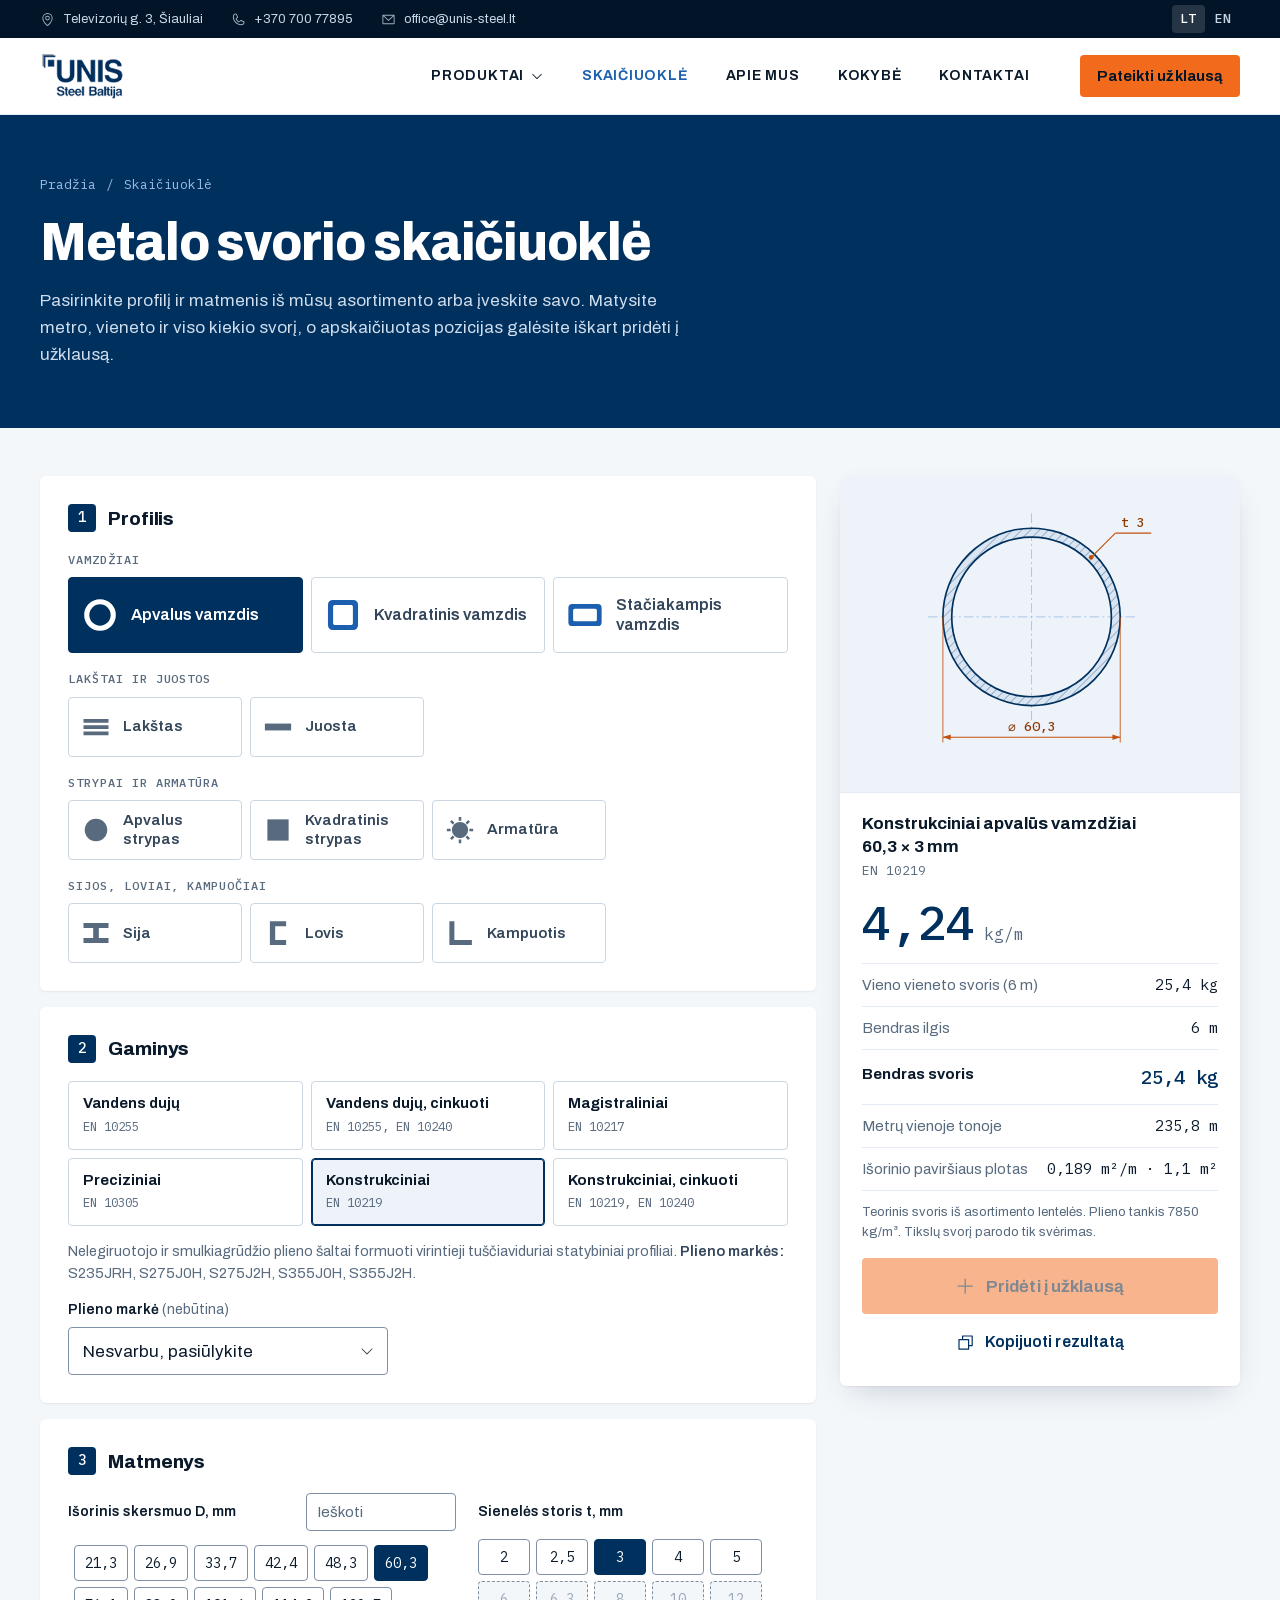
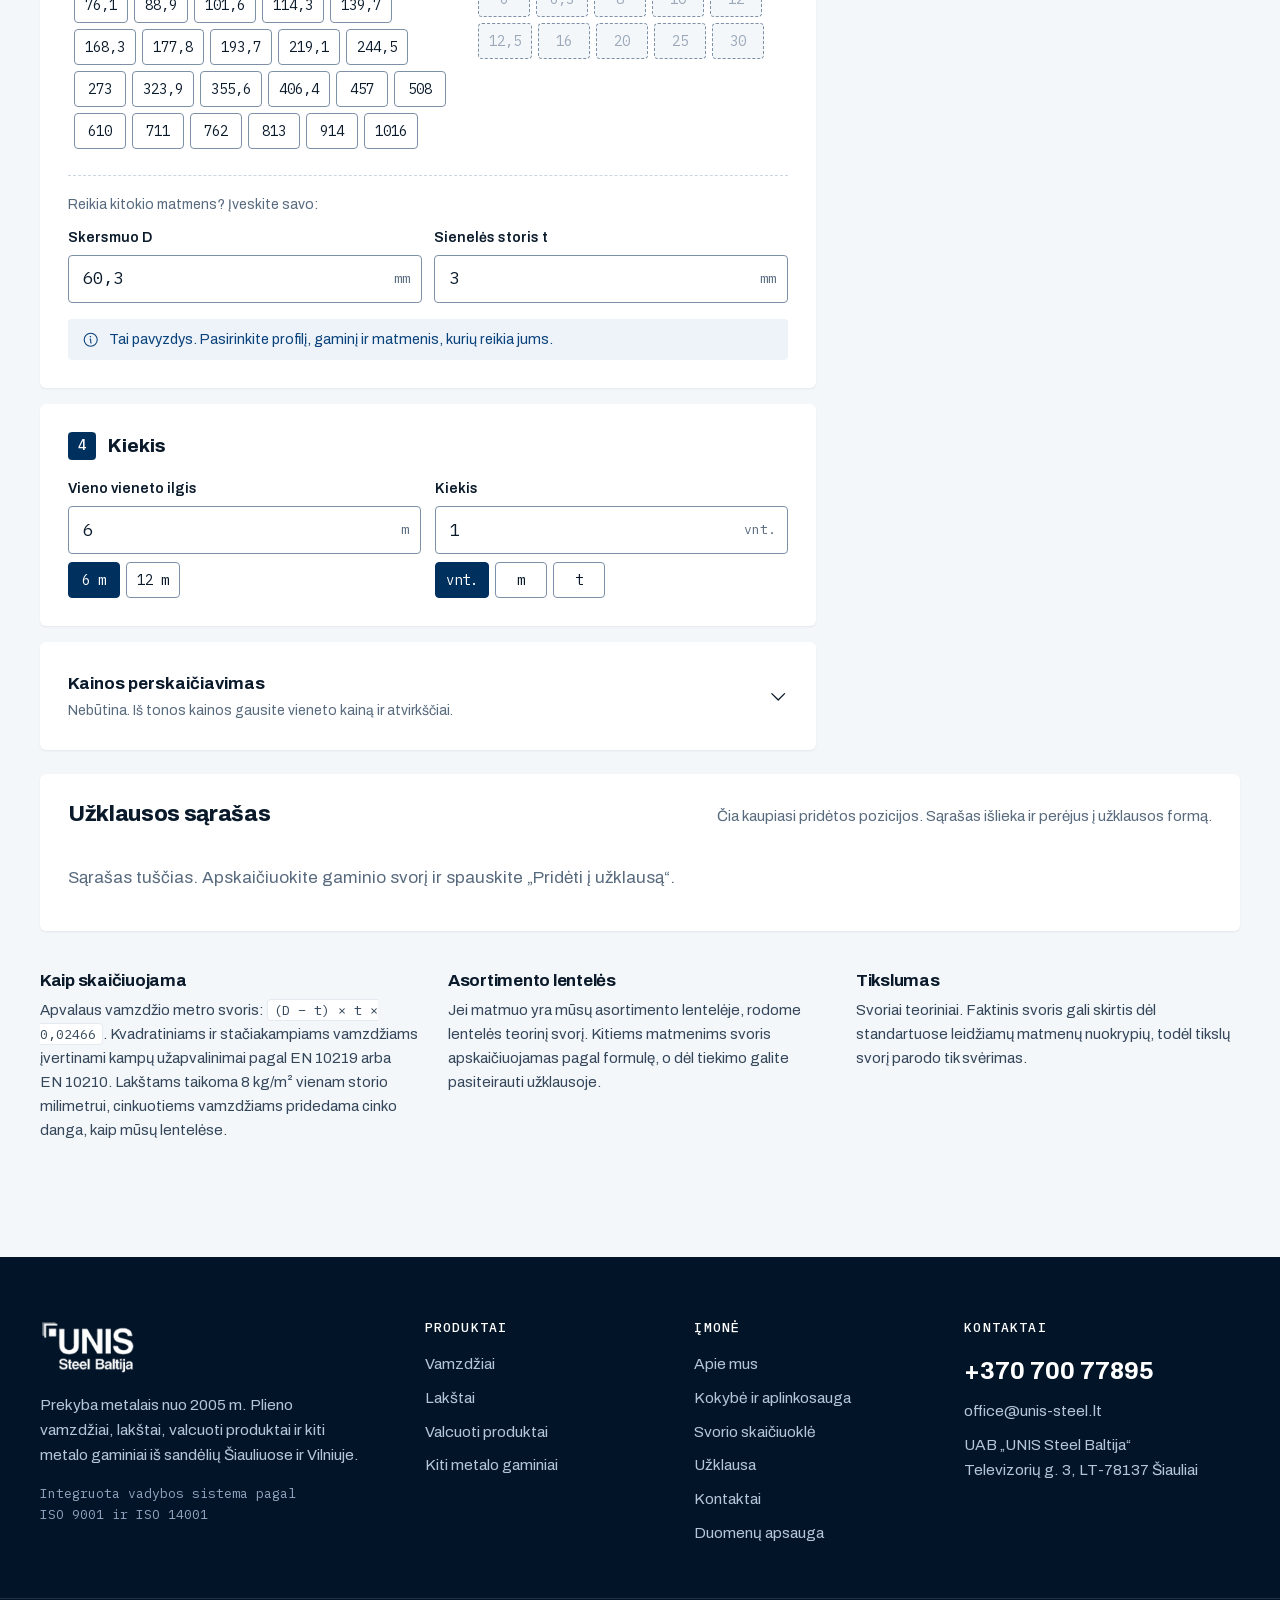
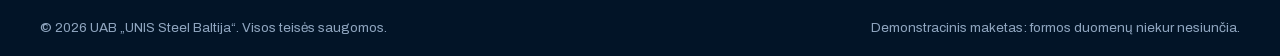
<file: skaiciuokle.html>
<!DOCTYPE html>
<html lang="lt">
<head>
<meta charset="utf-8">
<meta name="viewport" content="width=device-width, initial-scale=1">
<!-- Demonstracinis maketas: noindex, kad paieškos sistemos neindeksuotų. Į galutinę svetainę neperkelti. -->
<meta name="robots" content="noindex, nofollow">
<title>Metalo svorio skaičiuoklė: UNIS Steel Baltija</title>
<meta name="description" content="Plieno vamzdžių, lakštų, juostų, strypų, sijų, lovių ir kampuočių svorio skaičiuoklė su „UNIS Steel Baltija“ asortimento matmenimis. Apskaičiuotas pozicijas iškart pridėkite į užklausą.">
<meta name="theme-color" content="#00305E">
<link rel="icon" type="image/png" href="assets/img/brand/favicon.png">
<link rel="preload" href="assets/fonts/archivo-latin.woff2" as="font" type="font/woff2" crossorigin>
<link rel="preload" href="assets/fonts/archivo-latin-ext.woff2" as="font" type="font/woff2" crossorigin>

<link rel="stylesheet" href="assets/css/style.css">
<script>
  /* Judesio režimas nustatomas iš karto, kad nemirgėtų: ?static=1 arba „mažiau judesio“ nustatymas išjungia animacijas */
  (function(){var s=/[?&]static=1/.test(location.search),r=window.matchMedia&&matchMedia('(prefers-reduced-motion: reduce)').matches;document.documentElement.className+=(s||r)?' no-motion':' js-motion';})();
</script>
</head>
<body class="inner has-calcbar">
<svg width="0" height="0" style="position:absolute" aria-hidden="true" focusable="false">
  <symbol id="i-arrow-left" viewBox="0 0 256 256"><path d="M224,128a8,8,0,0,1-8,8H59.31l58.35,58.34a8,8,0,0,1-11.32,11.32l-72-72a8,8,0,0,1,0-11.32l72-72a8,8,0,0,1,11.32,11.32L59.31,120H216A8,8,0,0,1,224,128Z"/></symbol>
  <symbol id="i-arrow-right" viewBox="0 0 256 256"><path d="M221.66,133.66l-72,72a8,8,0,0,1-11.32-11.32L196.69,136H40a8,8,0,0,1,0-16H196.69L138.34,61.66a8,8,0,0,1,11.32-11.32l72,72A8,8,0,0,1,221.66,133.66Z"/></symbol>
  <symbol id="i-arrow-up-right" viewBox="0 0 256 256"><path d="M200,64V168a8,8,0,0,1-16,0V83.31L69.66,197.66a8,8,0,0,1-11.32-11.32L172.69,72H88a8,8,0,0,1,0-16H192A8,8,0,0,1,200,64Z"/></symbol>
  <symbol id="i-arrows-clockwise" viewBox="0 0 256 256"><path d="M224,48V96a8,8,0,0,1-8,8H168a8,8,0,0,1,0-16h28.69L182.06,73.37a79.56,79.56,0,0,0-56.13-23.43h-.45A79.52,79.52,0,0,0,69.59,72.71,8,8,0,0,1,58.41,61.27a96,96,0,0,1,135,.79L208,76.69V48a8,8,0,0,1,16,0ZM186.41,183.29a80,80,0,0,1-112.47-.66L59.31,168H88a8,8,0,0,0,0-16H40a8,8,0,0,0-8,8v48a8,8,0,0,0,16,0V179.31l14.63,14.63A95.43,95.43,0,0,0,130,222.06h.53a95.36,95.36,0,0,0,67.07-27.33,8,8,0,0,0-11.18-11.44Z"/></symbol>
  <symbol id="i-arrows-left-right" viewBox="0 0 256 256"><path d="M213.66,181.66l-32,32a8,8,0,0,1-11.32-11.32L188.69,184H48a8,8,0,0,1,0-16H188.69l-18.35-18.34a8,8,0,0,1,11.32-11.32l32,32A8,8,0,0,1,213.66,181.66Zm-139.32-64a8,8,0,0,0,11.32-11.32L67.31,88H208a8,8,0,0,0,0-16H67.31L85.66,53.66A8,8,0,0,0,74.34,42.34l-32,32a8,8,0,0,0,0,11.32Z"/></symbol>
  <symbol id="i-at" viewBox="0 0 256 256"><path d="M128,24a104,104,0,0,0,0,208c21.51,0,44.1-6.48,60.43-17.33a8,8,0,0,0-8.86-13.33C166,210.38,146.21,216,128,216a88,88,0,1,1,88-88c0,26.45-10.88,32-20,32s-20-5.55-20-32V88a8,8,0,0,0-16,0v4.26a48,48,0,1,0,5.93,65.1c6,12,16.35,18.64,30.07,18.64,22.54,0,36-17.94,36-48A104.11,104.11,0,0,0,128,24Zm0,136a32,32,0,1,1,32-32A32,32,0,0,1,128,160Z"/></symbol>
  <symbol id="i-buildings" viewBox="0 0 256 256"><path d="M240,208H224V96a16,16,0,0,0-16-16H144V32a16,16,0,0,0-24.88-13.32L39.12,72A16,16,0,0,0,32,85.34V208H16a8,8,0,0,0,0,16H240a8,8,0,0,0,0-16ZM208,96V208H144V96ZM48,85.34,128,32V208H48ZM112,112v16a8,8,0,0,1-16,0V112a8,8,0,1,1,16,0Zm-32,0v16a8,8,0,0,1-16,0V112a8,8,0,1,1,16,0Zm0,56v16a8,8,0,0,1-16,0V168a8,8,0,0,1,16,0Zm32,0v16a8,8,0,0,1-16,0V168a8,8,0,0,1,16,0Z"/></symbol>
  <symbol id="i-calculator" viewBox="0 0 256 256"><path d="M80,120h96a8,8,0,0,0,8-8V64a8,8,0,0,0-8-8H80a8,8,0,0,0-8,8v48A8,8,0,0,0,80,120Zm8-48h80v32H88ZM200,24H56A16,16,0,0,0,40,40V216a16,16,0,0,0,16,16H200a16,16,0,0,0,16-16V40A16,16,0,0,0,200,24Zm0,192H56V40H200ZM100,148a12,12,0,1,1-12-12A12,12,0,0,1,100,148Zm40,0a12,12,0,1,1-12-12A12,12,0,0,1,140,148Zm40,0a12,12,0,1,1-12-12A12,12,0,0,1,180,148Zm-80,40a12,12,0,1,1-12-12A12,12,0,0,1,100,188Zm40,0a12,12,0,1,1-12-12A12,12,0,0,1,140,188Zm40,0a12,12,0,1,1-12-12A12,12,0,0,1,180,188Z"/></symbol>
  <symbol id="i-caret-down" viewBox="0 0 256 256"><path d="M213.66,101.66l-80,80a8,8,0,0,1-11.32,0l-80-80A8,8,0,0,1,53.66,90.34L128,164.69l74.34-74.35a8,8,0,0,1,11.32,11.32Z"/></symbol>
  <symbol id="i-caret-right" viewBox="0 0 256 256"><path d="M181.66,133.66l-80,80a8,8,0,0,1-11.32-11.32L164.69,128,90.34,53.66a8,8,0,0,1,11.32-11.32l80,80A8,8,0,0,1,181.66,133.66Z"/></symbol>
  <symbol id="i-caret-up" viewBox="0 0 256 256"><path d="M213.66,165.66a8,8,0,0,1-11.32,0L128,91.31,53.66,165.66a8,8,0,0,1-11.32-11.32l80-80a8,8,0,0,1,11.32,0l80,80A8,8,0,0,1,213.66,165.66Z"/></symbol>
  <symbol id="i-certificate" viewBox="0 0 256 256"><path d="M128,136a8,8,0,0,1-8,8H72a8,8,0,0,1,0-16h48A8,8,0,0,1,128,136Zm-8-40H72a8,8,0,0,0,0,16h48a8,8,0,0,0,0-16Zm112,65.47V224A8,8,0,0,1,220,231l-24-13.74L172,231A8,8,0,0,1,160,224V200H40a16,16,0,0,1-16-16V56A16,16,0,0,1,40,40H216a16,16,0,0,1,16,16V86.53a51.88,51.88,0,0,1,0,74.94ZM160,184V161.47A52,52,0,0,1,216,76V56H40V184Zm56-12a51.88,51.88,0,0,1-40,0v38.22l16-9.16a8,8,0,0,1,7.94,0l16,9.16Zm16-48a36,36,0,1,0-36,36A36,36,0,0,0,232,124Z"/></symbol>
  <symbol id="i-chat-circle-text" viewBox="0 0 256 256"><path d="M168,112a8,8,0,0,1-8,8H96a8,8,0,0,1,0-16h64A8,8,0,0,1,168,112Zm-8,24H96a8,8,0,0,0,0,16h64a8,8,0,0,0,0-16Zm72-8A104,104,0,0,1,79.12,219.82L45.07,231.17a16,16,0,0,1-20.24-20.24l11.35-34.05A104,104,0,1,1,232,128Zm-16,0A88,88,0,1,0,51.81,172.06a8,8,0,0,1,.66,6.54L40,216,77.4,203.53a7.85,7.85,0,0,1,2.53-.42,8,8,0,0,1,4,1.08A88,88,0,0,0,216,128Z"/></symbol>
  <symbol id="i-check-circle" viewBox="0 0 256 256"><path d="M173.66,98.34a8,8,0,0,1,0,11.32l-56,56a8,8,0,0,1-11.32,0l-24-24a8,8,0,0,1,11.32-11.32L112,148.69l50.34-50.35A8,8,0,0,1,173.66,98.34ZM232,128A104,104,0,1,1,128,24,104.11,104.11,0,0,1,232,128Zm-16,0a88,88,0,1,0-88,88A88.1,88.1,0,0,0,216,128Z"/></symbol>
  <symbol id="i-check" viewBox="0 0 256 256"><path d="M229.66,77.66l-128,128a8,8,0,0,1-11.32,0l-56-56a8,8,0,0,1,11.32-11.32L96,188.69,218.34,66.34a8,8,0,0,1,11.32,11.32Z"/></symbol>
  <symbol id="i-clipboard-text" viewBox="0 0 256 256"><path d="M168,152a8,8,0,0,1-8,8H96a8,8,0,0,1,0-16h64A8,8,0,0,1,168,152Zm-8-40H96a8,8,0,0,0,0,16h64a8,8,0,0,0,0-16Zm56-64V216a16,16,0,0,1-16,16H56a16,16,0,0,1-16-16V48A16,16,0,0,1,56,32H92.26a47.92,47.92,0,0,1,71.48,0H200A16,16,0,0,1,216,48ZM96,64h64a32,32,0,0,0-64,0ZM200,48H173.25A47.93,47.93,0,0,1,176,64v8a8,8,0,0,1-8,8H88a8,8,0,0,1-8-8V64a47.93,47.93,0,0,1,2.75-16H56V216H200Z"/></symbol>
  <symbol id="i-clock" viewBox="0 0 256 256"><path d="M128,24A104,104,0,1,0,232,128,104.11,104.11,0,0,0,128,24Zm0,192a88,88,0,1,1,88-88A88.1,88.1,0,0,1,128,216Zm64-88a8,8,0,0,1-8,8H128a8,8,0,0,1-8-8V72a8,8,0,0,1,16,0v48h48A8,8,0,0,1,192,128Z"/></symbol>
  <symbol id="i-copy" viewBox="0 0 256 256"><path d="M216,32H88a8,8,0,0,0-8,8V80H40a8,8,0,0,0-8,8V216a8,8,0,0,0,8,8H168a8,8,0,0,0,8-8V176h40a8,8,0,0,0,8-8V40A8,8,0,0,0,216,32ZM160,208H48V96H160Zm48-48H176V88a8,8,0,0,0-8-8H96V48H208Z"/></symbol>
  <symbol id="i-crane" viewBox="0 0 256 256"><path d="M228.12,17.14a8,8,0,0,0-7.88-.2L102,80H32A16,16,0,0,0,16,96V200a16,16,0,0,0,16,16h88a16,16,0,0,0,16-16V168a7.81,7.81,0,0,0-.34-2.3L113.54,92,216,37.33V160H200v-8a8,8,0,0,0-16,0v8a16,16,0,0,0,16,16h16a16,16,0,0,0,16-16V24A8,8,0,0,0,228.12,17.14ZM98.05,96l19.2,64H64V96ZM48,96v64H32V96ZM32,200h0V176h88v24Z"/></symbol>
  <symbol id="i-cube" viewBox="0 0 256 256"><path d="M223.68,66.15,135.68,18h0a15.88,15.88,0,0,0-15.36,0l-88,48.17a16,16,0,0,0-8.32,14v95.64a16,16,0,0,0,8.32,14l88,48.17a15.88,15.88,0,0,0,15.36,0l88-48.17a16,16,0,0,0,8.32-14V80.18A16,16,0,0,0,223.68,66.15ZM128,32h0l80.34,44L128,120,47.66,76ZM40,90l80,43.78v85.79L40,175.82Zm96,129.57V133.82L216,90v85.78Z"/></symbol>
  <symbol id="i-currency-eur" viewBox="0 0 256 256"><path d="M190,192.33a8,8,0,0,1-.63,11.3A80,80,0,0,1,56.4,152H40a8,8,0,0,1,0-16H56V120H40a8,8,0,0,1,0-16H56.4A80,80,0,0,1,189.34,52.37,8,8,0,0,1,178.66,64.3,64,64,0,0,0,72.52,104H136a8,8,0,0,1,0,16H72v16h48a8,8,0,0,1,0,16H72.52a64,64,0,0,0,106.14,39.71A8,8,0,0,1,190,192.33Z"/></symbol>
  <symbol id="i-download-simple" viewBox="0 0 256 256"><path d="M224,144v64a8,8,0,0,1-8,8H40a8,8,0,0,1-8-8V144a8,8,0,0,1,16,0v56H208V144a8,8,0,0,1,16,0Zm-101.66,5.66a8,8,0,0,0,11.32,0l40-40a8,8,0,0,0-11.32-11.32L136,124.69V32a8,8,0,0,0-16,0v92.69L93.66,98.34a8,8,0,0,0-11.32,11.32Z"/></symbol>
  <symbol id="i-envelope-simple" viewBox="0 0 256 256"><path d="M224,48H32a8,8,0,0,0-8,8V192a16,16,0,0,0,16,16H216a16,16,0,0,0,16-16V56A8,8,0,0,0,224,48ZM203.43,64,128,133.15,52.57,64ZM216,192H40V74.19l82.59,75.71a8,8,0,0,0,10.82,0L216,74.19V192Z"/></symbol>
  <symbol id="i-factory" viewBox="0 0 256 256"><path d="M116,176a8,8,0,0,1-8,8H80a8,8,0,0,1,0-16h28A8,8,0,0,1,116,176Zm60-8H148a8,8,0,0,0,0,16h28a8,8,0,0,0,0-16Zm64,48a8,8,0,0,1-8,8H24a8,8,0,0,1,0-16h8V88a8,8,0,0,1,12.8-6.4L96,120V88a8,8,0,0,1,12.8-6.4l38.74,29.05L159.1,29.74A16.08,16.08,0,0,1,174.94,16h18.12A16.08,16.08,0,0,1,208.9,29.74l15,105.13s.08.78.08,1.13v72h8A8,8,0,0,1,240,216Zm-77.86-94.4,8.53,6.4h36.11L193.06,32H174.94ZM48,208H208V144H168a8,8,0,0,1-4.8-1.6l-14.4-10.8,0,0L112,104v32a8,8,0,0,1-12.8,6.4L48,104Z"/></symbol>
  <symbol id="i-file-text" viewBox="0 0 256 256"><path d="M213.66,82.34l-56-56A8,8,0,0,0,152,24H56A16,16,0,0,0,40,40V216a16,16,0,0,0,16,16H200a16,16,0,0,0,16-16V88A8,8,0,0,0,213.66,82.34ZM160,51.31,188.69,80H160ZM200,216H56V40h88V88a8,8,0,0,0,8,8h48V216Zm-32-80a8,8,0,0,1-8,8H96a8,8,0,0,1,0-16h64A8,8,0,0,1,168,136Zm0,32a8,8,0,0,1-8,8H96a8,8,0,0,1,0-16h64A8,8,0,0,1,168,168Z"/></symbol>
  <symbol id="i-globe" viewBox="0 0 256 256"><path d="M128,24h0A104,104,0,1,0,232,128,104.12,104.12,0,0,0,128,24Zm88,104a87.61,87.61,0,0,1-3.33,24H174.16a157.44,157.44,0,0,0,0-48h38.51A87.61,87.61,0,0,1,216,128ZM102,168H154a115.11,115.11,0,0,1-26,45A115.27,115.27,0,0,1,102,168Zm-3.9-16a140.84,140.84,0,0,1,0-48h59.88a140.84,140.84,0,0,1,0,48ZM40,128a87.61,87.61,0,0,1,3.33-24H81.84a157.44,157.44,0,0,0,0,48H43.33A87.61,87.61,0,0,1,40,128ZM154,88H102a115.11,115.11,0,0,1,26-45A115.27,115.27,0,0,1,154,88Zm52.33,0H170.71a135.28,135.28,0,0,0-22.3-45.6A88.29,88.29,0,0,1,206.37,88ZM107.59,42.4A135.28,135.28,0,0,0,85.29,88H49.63A88.29,88.29,0,0,1,107.59,42.4ZM49.63,168H85.29a135.28,135.28,0,0,0,22.3,45.6A88.29,88.29,0,0,1,49.63,168Zm98.78,45.6a135.28,135.28,0,0,0,22.3-45.6h35.66A88.29,88.29,0,0,1,148.41,213.6Z"/></symbol>
  <symbol id="i-handshake" viewBox="0 0 256 256"><path d="M254.3,107.91,228.78,56.85a16,16,0,0,0-21.47-7.15L182.44,62.13,130.05,48.27a8.14,8.14,0,0,0-4.1,0L73.56,62.13,48.69,49.7a16,16,0,0,0-21.47,7.15L1.7,107.9a16,16,0,0,0,7.15,21.47l27,13.51,55.49,39.63a8.06,8.06,0,0,0,2.71,1.25l64,16a8,8,0,0,0,7.6-2.1l55.07-55.08,26.42-13.21a16,16,0,0,0,7.15-21.46Zm-54.89,33.37L165,113.72a8,8,0,0,0-10.68.61C136.51,132.27,116.66,130,104,122L147.24,80h31.81l27.21,54.41ZM41.53,64,62,74.22,36.43,125.27,16,115.06Zm116,119.13L99.42,168.61l-49.2-35.14,28-56L128,64.28l9.8,2.59-45,43.68-.08.09a16,16,0,0,0,2.72,24.81c20.56,13.13,45.37,11,64.91-5L188,152.66Zm62-57.87-25.52-51L214.47,64,240,115.06Zm-87.75,92.67a8,8,0,0,1-7.75,6.06,8.13,8.13,0,0,1-1.95-.24L80.41,213.33a7.89,7.89,0,0,1-2.71-1.25L51.35,193.26a8,8,0,0,1,9.3-13l25.11,17.94L126,208.24A8,8,0,0,1,131.82,217.94Z"/></symbol>
  <symbol id="i-info" viewBox="0 0 256 256"><path d="M128,24A104,104,0,1,0,232,128,104.11,104.11,0,0,0,128,24Zm0,192a88,88,0,1,1,88-88A88.1,88.1,0,0,1,128,216Zm16-40a8,8,0,0,1-8,8,16,16,0,0,1-16-16V128a8,8,0,0,1,0-16,16,16,0,0,1,16,16v40A8,8,0,0,1,144,176ZM112,84a12,12,0,1,1,12,12A12,12,0,0,1,112,84Z"/></symbol>
  <symbol id="i-list-checks" viewBox="0 0 256 256"><path d="M224,128a8,8,0,0,1-8,8H128a8,8,0,0,1,0-16h88A8,8,0,0,1,224,128ZM128,72h88a8,8,0,0,0,0-16H128a8,8,0,0,0,0,16Zm88,112H128a8,8,0,0,0,0,16h88a8,8,0,0,0,0-16ZM82.34,42.34,56,68.69,45.66,58.34A8,8,0,0,0,34.34,69.66l16,16a8,8,0,0,0,11.32,0l32-32A8,8,0,0,0,82.34,42.34Zm0,64L56,132.69,45.66,122.34a8,8,0,0,0-11.32,11.32l16,16a8,8,0,0,0,11.32,0l32-32a8,8,0,0,0-11.32-11.32Zm0,64L56,196.69,45.66,186.34a8,8,0,0,0-11.32,11.32l16,16a8,8,0,0,0,11.32,0l32-32a8,8,0,0,0-11.32-11.32Z"/></symbol>
  <symbol id="i-list-plus" viewBox="0 0 256 256"><path d="M32,64a8,8,0,0,1,8-8H216a8,8,0,0,1,0,16H40A8,8,0,0,1,32,64Zm8,72H216a8,8,0,0,0,0-16H40a8,8,0,0,0,0,16Zm104,48H40a8,8,0,0,0,0,16H144a8,8,0,0,0,0-16Zm88,0H216V168a8,8,0,0,0-16,0v16H184a8,8,0,0,0,0,16h16v16a8,8,0,0,0,16,0V200h16a8,8,0,0,0,0-16Z"/></symbol>
  <symbol id="i-list" viewBox="0 0 256 256"><path d="M224,128a8,8,0,0,1-8,8H40a8,8,0,0,1,0-16H216A8,8,0,0,1,224,128ZM40,72H216a8,8,0,0,0,0-16H40a8,8,0,0,0,0,16ZM216,184H40a8,8,0,0,0,0,16H216a8,8,0,0,0,0-16Z"/></symbol>
  <symbol id="i-magnifying-glass" viewBox="0 0 256 256"><path d="M229.66,218.34l-50.07-50.06a88.11,88.11,0,1,0-11.31,11.31l50.06,50.07a8,8,0,0,0,11.32-11.32ZM40,112a72,72,0,1,1,72,72A72.08,72.08,0,0,1,40,112Z"/></symbol>
  <symbol id="i-map-pin" viewBox="0 0 256 256"><path d="M128,64a40,40,0,1,0,40,40A40,40,0,0,0,128,64Zm0,64a24,24,0,1,1,24-24A24,24,0,0,1,128,128Zm0-112a88.1,88.1,0,0,0-88,88c0,31.4,14.51,64.68,42,96.25a254.19,254.19,0,0,0,41.45,38.3,8,8,0,0,0,9.18,0A254.19,254.19,0,0,0,174,200.25c27.45-31.57,42-64.85,42-96.25A88.1,88.1,0,0,0,128,16Zm0,206c-16.53-13-72-60.75-72-118a72,72,0,0,1,144,0C200,161.23,144.53,209,128,222Z"/></symbol>
  <symbol id="i-map-trifold" viewBox="0 0 256 256"><path d="M228.92,49.69a8,8,0,0,0-6.86-1.45L160.93,63.52,99.58,32.84a8,8,0,0,0-5.52-.6l-64,16A8,8,0,0,0,24,56V200a8,8,0,0,0,9.94,7.76l61.13-15.28,61.35,30.68A8.15,8.15,0,0,0,160,224a8,8,0,0,0,1.94-.24l64-16A8,8,0,0,0,232,200V56A8,8,0,0,0,228.92,49.69ZM104,52.94l48,24V203.06l-48-24ZM40,62.25l48-12v127.5l-48,12Zm176,131.5-48,12V78.25l48-12Z"/></symbol>
  <symbol id="i-minus" viewBox="0 0 256 256"><path d="M224,128a8,8,0,0,1-8,8H40a8,8,0,0,1,0-16H216A8,8,0,0,1,224,128Z"/></symbol>
  <symbol id="i-navigation-arrow" viewBox="0 0 256 256"><path d="M237.33,106.21,61.41,41l-.16-.05A16,16,0,0,0,40.9,61.25a1,1,0,0,0,.05.16l65.26,175.92A15.77,15.77,0,0,0,121.28,248h.3a15.77,15.77,0,0,0,15-11.29l.06-.2,21.84-78,78-21.84.2-.06a16,16,0,0,0,.62-30.38ZM149.84,144.3a8,8,0,0,0-5.54,5.54L121.3,232l-.06-.17L56,56l175.82,65.22.16.06Z"/></symbol>
  <symbol id="i-package" viewBox="0 0 256 256"><path d="M223.68,66.15,135.68,18a15.88,15.88,0,0,0-15.36,0l-88,48.17a16,16,0,0,0-8.32,14v95.64a16,16,0,0,0,8.32,14l88,48.17a15.88,15.88,0,0,0,15.36,0l88-48.17a16,16,0,0,0,8.32-14V80.18A16,16,0,0,0,223.68,66.15ZM128,32l80.34,44-29.77,16.3-80.35-44ZM128,120,47.66,76l33.9-18.56,80.34,44ZM40,90l80,43.78v85.79L40,175.82Zm176,85.78h0l-80,43.79V133.82l32-17.51V152a8,8,0,0,0,16,0V107.55L216,90v85.77Z"/></symbol>
  <symbol id="i-paperclip" viewBox="0 0 256 256"><path d="M209.66,122.34a8,8,0,0,1,0,11.32l-82.05,82a56,56,0,0,1-79.2-79.21L147.67,35.73a40,40,0,1,1,56.61,56.55L105,193A24,24,0,1,1,71,159L154.3,74.38A8,8,0,1,1,165.7,85.6L82.39,170.31a8,8,0,1,0,11.27,11.36L192.93,81A24,24,0,1,0,159,47L59.76,147.68a40,40,0,1,0,56.53,56.62l82.06-82A8,8,0,0,1,209.66,122.34Z"/></symbol>
  <symbol id="i-path" viewBox="0 0 256 256"><path d="M200,168a32.06,32.06,0,0,0-31,24H72a32,32,0,0,1,0-64h96a40,40,0,0,0,0-80H72a8,8,0,0,0,0,16h96a24,24,0,0,1,0,48H72a48,48,0,0,0,0,96h97a32,32,0,1,0,31-40Zm0,48a16,16,0,1,1,16-16A16,16,0,0,1,200,216Z"/></symbol>
  <symbol id="i-pause" viewBox="0 0 256 256"><path d="M200,32H160a16,16,0,0,0-16,16V208a16,16,0,0,0,16,16h40a16,16,0,0,0,16-16V48A16,16,0,0,0,200,32Zm0,176H160V48h40ZM96,32H56A16,16,0,0,0,40,48V208a16,16,0,0,0,16,16H96a16,16,0,0,0,16-16V48A16,16,0,0,0,96,32Zm0,176H56V48H96Z"/></symbol>
  <symbol id="i-pencil-simple" viewBox="0 0 256 256"><path d="M227.31,73.37,182.63,28.68a16,16,0,0,0-22.63,0L36.69,152A15.86,15.86,0,0,0,32,163.31V208a16,16,0,0,0,16,16H92.69A15.86,15.86,0,0,0,104,219.31L227.31,96a16,16,0,0,0,0-22.63ZM92.69,208H48V163.31l88-88L180.69,120ZM192,108.68,147.31,64l24-24L216,84.68Z"/></symbol>
  <symbol id="i-phone" viewBox="0 0 256 256"><path d="M222.37,158.46l-47.11-21.11-.13-.06a16,16,0,0,0-15.17,1.4,8.12,8.12,0,0,0-.75.56L134.87,160c-15.42-7.49-31.34-23.29-38.83-38.51l20.78-24.71c.2-.25.39-.5.57-.77a16,16,0,0,0,1.32-15.06l0-.12L97.54,33.64a16,16,0,0,0-16.62-9.52A56.26,56.26,0,0,0,32,80c0,79.4,64.6,144,144,144a56.26,56.26,0,0,0,55.88-48.92A16,16,0,0,0,222.37,158.46ZM176,208A128.14,128.14,0,0,1,48,80,40.2,40.2,0,0,1,82.87,40a.61.61,0,0,0,0,.12l21,47L83.2,111.86a6.13,6.13,0,0,0-.57.77,16,16,0,0,0-1,15.7c9.06,18.53,27.73,37.06,46.46,46.11a16,16,0,0,0,15.75-1.14,8.44,8.44,0,0,0,.74-.56L168.89,152l47,21.05h0s.08,0,.11,0A40.21,40.21,0,0,1,176,208Z"/></symbol>
  <symbol id="i-play" viewBox="0 0 256 256"><path d="M232.4,114.49,88.32,26.35a16,16,0,0,0-16.2-.3A15.86,15.86,0,0,0,64,39.87V216.13A15.94,15.94,0,0,0,80,232a16.07,16.07,0,0,0,8.36-2.35L232.4,141.51a15.81,15.81,0,0,0,0-27ZM80,215.94V40l143.83,88Z"/></symbol>
  <symbol id="i-plus" viewBox="0 0 256 256"><path d="M224,128a8,8,0,0,1-8,8H136v80a8,8,0,0,1-16,0V136H40a8,8,0,0,1,0-16h80V40a8,8,0,0,1,16,0v80h80A8,8,0,0,1,224,128Z"/></symbol>
  <symbol id="i-printer" viewBox="0 0 256 256"><path d="M214.67,72H200V40a8,8,0,0,0-8-8H64a8,8,0,0,0-8,8V72H41.33C27.36,72,16,82.77,16,96v80a8,8,0,0,0,8,8H56v32a8,8,0,0,0,8,8H192a8,8,0,0,0,8-8V184h32a8,8,0,0,0,8-8V96C240,82.77,228.64,72,214.67,72ZM72,48H184V72H72ZM184,208H72V160H184Zm40-40H200V152a8,8,0,0,0-8-8H64a8,8,0,0,0-8,8v16H32V96c0-4.41,4.19-8,9.33-8H214.67c5.14,0,9.33,3.59,9.33,8Zm-24-52a12,12,0,1,1-12-12A12,12,0,0,1,200,116Z"/></symbol>
  <symbol id="i-question" viewBox="0 0 256 256"><path d="M140,180a12,12,0,1,1-12-12A12,12,0,0,1,140,180ZM128,72c-22.06,0-40,16.15-40,36v4a8,8,0,0,0,16,0v-4c0-11,10.77-20,24-20s24,9,24,20-10.77,20-24,20a8,8,0,0,0-8,8v8a8,8,0,0,0,16,0v-.72c18.24-3.35,32-17.9,32-35.28C168,88.15,150.06,72,128,72Zm104,56A104,104,0,1,1,128,24,104.11,104.11,0,0,1,232,128Zm-16,0a88,88,0,1,0-88,88A88.1,88.1,0,0,0,216,128Z"/></symbol>
  <symbol id="i-ruler" viewBox="0 0 256 256"><path d="M235.32,73.37,182.63,20.69a16,16,0,0,0-22.63,0L20.68,160a16,16,0,0,0,0,22.63l52.69,52.68a16,16,0,0,0,22.63,0L235.32,96A16,16,0,0,0,235.32,73.37ZM84.68,224,32,171.31l32-32,26.34,26.35a8,8,0,0,0,11.32-11.32L75.31,128,96,107.31l26.34,26.35a8,8,0,0,0,11.32-11.32L107.31,96,128,75.31l26.34,26.35a8,8,0,0,0,11.32-11.32L139.31,64l32-32L224,84.69Z"/></symbol>
  <symbol id="i-scales" viewBox="0 0 256 256"><path d="M239.43,133l-32-80h0a8,8,0,0,0-9.16-4.84L136,62V40a8,8,0,0,0-16,0V65.58L54.26,80.19A8,8,0,0,0,48.57,85h0v.06L16.57,165a7.92,7.92,0,0,0-.57,3c0,23.31,24.54,32,40,32s40-8.69,40-32a7.92,7.92,0,0,0-.57-3L66.92,93.77,120,82V208H104a8,8,0,0,0,0,16h48a8,8,0,0,0,0-16H136V78.42L187,67.1,160.57,133a7.92,7.92,0,0,0-.57,3c0,23.31,24.54,32,40,32s40-8.69,40-32A7.92,7.92,0,0,0,239.43,133ZM56,184c-7.53,0-22.76-3.61-23.93-14.64L56,109.54l23.93,59.82C78.76,180.39,63.53,184,56,184Zm144-32c-7.53,0-22.76-3.61-23.93-14.64L200,77.54l23.93,59.82C222.76,148.39,207.53,152,200,152Z"/></symbol>
  <symbol id="i-seal-check" viewBox="0 0 256 256"><path d="M225.86,102.82c-3.77-3.94-7.67-8-9.14-11.57-1.36-3.27-1.44-8.69-1.52-13.94-.15-9.76-.31-20.82-8-28.51s-18.75-7.85-28.51-8c-5.25-.08-10.67-.16-13.94-1.52-3.56-1.47-7.63-5.37-11.57-9.14C146.28,23.51,138.44,16,128,16s-18.27,7.51-25.18,14.14c-3.94,3.77-8,7.67-11.57,9.14C88,40.64,82.56,40.72,77.31,40.8c-9.76.15-20.82.31-28.51,8S41,67.55,40.8,77.31c-.08,5.25-.16,10.67-1.52,13.94-1.47,3.56-5.37,7.63-9.14,11.57C23.51,109.72,16,117.56,16,128s7.51,18.27,14.14,25.18c3.77,3.94,7.67,8,9.14,11.57,1.36,3.27,1.44,8.69,1.52,13.94.15,9.76.31,20.82,8,28.51s18.75,7.85,28.51,8c5.25.08,10.67.16,13.94,1.52,3.56,1.47,7.63,5.37,11.57,9.14C109.72,232.49,117.56,240,128,240s18.27-7.51,25.18-14.14c3.94-3.77,8-7.67,11.57-9.14,3.27-1.36,8.69-1.44,13.94-1.52,9.76-.15,20.82-.31,28.51-8s7.85-18.75,8-28.51c.08-5.25.16-10.67,1.52-13.94,1.47-3.56,5.37-7.63,9.14-11.57C232.49,146.28,240,138.44,240,128S232.49,109.73,225.86,102.82Zm-11.55,39.29c-4.79,5-9.75,10.17-12.38,16.52-2.52,6.1-2.63,13.07-2.73,19.82-.1,7-.21,14.33-3.32,17.43s-10.39,3.22-17.43,3.32c-6.75.1-13.72.21-19.82,2.73-6.35,2.63-11.52,7.59-16.52,12.38S132,224,128,224s-9.15-4.92-14.11-9.69-10.17-9.75-16.52-12.38c-6.1-2.52-13.07-2.63-19.82-2.73-7-.1-14.33-.21-17.43-3.32s-3.22-10.39-3.32-17.43c-.1-6.75-.21-13.72-2.73-19.82-2.63-6.35-7.59-11.52-12.38-16.52S32,132,32,128s4.92-9.15,9.69-14.11,9.75-10.17,12.38-16.52c2.52-6.1,2.63-13.07,2.73-19.82.1-7,.21-14.33,3.32-17.43S70.51,56.9,77.55,56.8c6.75-.1,13.72-.21,19.82-2.73,6.35-2.63,11.52-7.59,16.52-12.38S124,32,128,32s9.15,4.92,14.11,9.69,10.17,9.75,16.52,12.38c6.1,2.52,13.07,2.63,19.82,2.73,7,.1,14.33.21,17.43,3.32s3.22,10.39,3.32,17.43c.1,6.75.21,13.72,2.73,19.82,2.63,6.35,7.59,11.52,12.38,16.52S224,124,224,128,219.08,137.15,214.31,142.11ZM173.66,98.34a8,8,0,0,1,0,11.32l-56,56a8,8,0,0,1-11.32,0l-24-24a8,8,0,0,1,11.32-11.32L112,148.69l50.34-50.35A8,8,0,0,1,173.66,98.34Z"/></symbol>
  <symbol id="i-shield-check" viewBox="0 0 256 256"><path d="M208,40H48A16,16,0,0,0,32,56v56c0,52.72,25.52,84.67,46.93,102.19,23.06,18.86,46,25.26,47,25.53a8,8,0,0,0,4.2,0c1-.27,23.91-6.67,47-25.53C198.48,196.67,224,164.72,224,112V56A16,16,0,0,0,208,40Zm0,72c0,37.07-13.66,67.16-40.6,89.42A129.3,129.3,0,0,1,128,223.62a128.25,128.25,0,0,1-38.92-21.81C61.82,179.51,48,149.3,48,112l0-56,160,0ZM82.34,141.66a8,8,0,0,1,11.32-11.32L112,148.69l50.34-50.35a8,8,0,0,1,11.32,11.32l-56,56a8,8,0,0,1-11.32,0Z"/></symbol>
  <symbol id="i-stack" viewBox="0 0 256 256"><path d="M230.91,172A8,8,0,0,1,228,182.91l-96,56a8,8,0,0,1-8.06,0l-96-56A8,8,0,0,1,36,169.09l92,53.65,92-53.65A8,8,0,0,1,230.91,172ZM220,121.09l-92,53.65L36,121.09A8,8,0,0,0,28,134.91l96,56a8,8,0,0,0,8.06,0l96-56A8,8,0,1,0,220,121.09ZM24,80a8,8,0,0,1,4-6.91l96-56a8,8,0,0,1,8.06,0l96,56a8,8,0,0,1,0,13.82l-96,56a8,8,0,0,1-8.06,0l-96-56A8,8,0,0,1,24,80Zm23.88,0L128,126.74,208.12,80,128,33.26Z"/></symbol>
  <symbol id="i-trash" viewBox="0 0 256 256"><path d="M216,48H176V40a24,24,0,0,0-24-24H104A24,24,0,0,0,80,40v8H40a8,8,0,0,0,0,16h8V208a16,16,0,0,0,16,16H192a16,16,0,0,0,16-16V64h8a8,8,0,0,0,0-16ZM96,40a8,8,0,0,1,8-8h48a8,8,0,0,1,8,8v8H96Zm96,168H64V64H192ZM112,104v64a8,8,0,0,1-16,0V104a8,8,0,0,1,16,0Zm48,0v64a8,8,0,0,1-16,0V104a8,8,0,0,1,16,0Z"/></symbol>
  <symbol id="i-truck" viewBox="0 0 256 256"><path d="M255.42,117l-14-35A15.93,15.93,0,0,0,226.58,72H192V64a8,8,0,0,0-8-8H32A16,16,0,0,0,16,72V184a16,16,0,0,0,16,16H49a32,32,0,0,0,62,0h50a32,32,0,0,0,62,0h17a16,16,0,0,0,16-16V120A7.94,7.94,0,0,0,255.42,117ZM192,88h34.58l9.6,24H192ZM32,72H176v64H32ZM80,208a16,16,0,1,1,16-16A16,16,0,0,1,80,208Zm81-24H111a32,32,0,0,0-62,0H32V152H176v12.31A32.11,32.11,0,0,0,161,184Zm31,24a16,16,0,1,1,16-16A16,16,0,0,1,192,208Zm48-24H223a32.06,32.06,0,0,0-31-24V128h48Z"/></symbol>
  <symbol id="i-upload-simple" viewBox="0 0 256 256"><path d="M224,144v64a8,8,0,0,1-8,8H40a8,8,0,0,1-8-8V144a8,8,0,0,1,16,0v56H208V144a8,8,0,0,1,16,0ZM93.66,77.66,120,51.31V144a8,8,0,0,0,16,0V51.31l26.34,26.35a8,8,0,0,0,11.32-11.32l-40-40a8,8,0,0,0-11.32,0l-40,40A8,8,0,0,0,93.66,77.66Z"/></symbol>
  <symbol id="i-user" viewBox="0 0 256 256"><path d="M230.92,212c-15.23-26.33-38.7-45.21-66.09-54.16a72,72,0,1,0-73.66,0C63.78,166.78,40.31,185.66,25.08,212a8,8,0,1,0,13.85,8c18.84-32.56,52.14-52,89.07-52s70.23,19.44,89.07,52a8,8,0,1,0,13.85-8ZM72,96a56,56,0,1,1,56,56A56.06,56.06,0,0,1,72,96Z"/></symbol>
  <symbol id="i-users-three" viewBox="0 0 256 256"><path d="M244.8,150.4a8,8,0,0,1-11.2-1.6A51.6,51.6,0,0,0,192,128a8,8,0,0,1-7.37-4.89,8,8,0,0,1,0-6.22A8,8,0,0,1,192,112a24,24,0,1,0-23.24-30,8,8,0,1,1-15.5-4A40,40,0,1,1,219,117.51a67.94,67.94,0,0,1,27.43,21.68A8,8,0,0,1,244.8,150.4ZM190.92,212a8,8,0,1,1-13.84,8,57,57,0,0,0-98.16,0,8,8,0,1,1-13.84-8,72.06,72.06,0,0,1,33.74-29.92,48,48,0,1,1,58.36,0A72.06,72.06,0,0,1,190.92,212ZM128,176a32,32,0,1,0-32-32A32,32,0,0,0,128,176ZM72,120a8,8,0,0,0-8-8A24,24,0,1,1,87.24,82a8,8,0,1,0,15.5-4A40,40,0,1,0,37,117.51,67.94,67.94,0,0,0,9.6,139.19a8,8,0,1,0,12.8,9.61A51.6,51.6,0,0,1,64,128,8,8,0,0,0,72,120Z"/></symbol>
  <symbol id="i-warehouse" viewBox="0 0 256 256"><path d="M240,184h-8V57.9l9.67-2.08a8,8,0,1,0-3.35-15.64l-224,48A8,8,0,0,0,16,104a8.16,8.16,0,0,0,1.69-.18L24,102.47V184H16a8,8,0,0,0,0,16H240a8,8,0,0,0,0-16ZM40,99,216,61.33V184H192V128a8,8,0,0,0-8-8H72a8,8,0,0,0-8,8v56H40Zm136,53H80V136h96ZM80,168h96v16H80Z"/></symbol>
  <symbol id="i-warning-circle" viewBox="0 0 256 256"><path d="M128,24A104,104,0,1,0,232,128,104.11,104.11,0,0,0,128,24Zm0,192a88,88,0,1,1,88-88A88.1,88.1,0,0,1,128,216Zm-8-80V80a8,8,0,0,1,16,0v56a8,8,0,0,1-16,0Zm20,36a12,12,0,1,1-12-12A12,12,0,0,1,140,172Z"/></symbol>
  <symbol id="i-x" viewBox="0 0 256 256"><path d="M205.66,194.34a8,8,0,0,1-11.32,11.32L128,139.31,61.66,205.66a8,8,0,0,1-11.32-11.32L116.69,128,50.34,61.66A8,8,0,0,1,61.66,50.34L128,116.69l66.34-66.35a8,8,0,0,1,11.32,11.32L139.31,128Z"/></symbol>
</svg>

<!-- Profilių pjūvių ženklai: pagal juos pirkėjas atpažįsta gaminį (apvalus, kvadratinis, sija, lovis, kampuotis...) -->
<svg width="0" height="0" style="position:absolute" aria-hidden="true" focusable="false">
  <symbol id="p-chs" viewBox="0 0 48 48"><path fill-rule="evenodd" d="M24 4a20 20 0 1 0 0 40 20 20 0 0 0 0-40Zm0 6.5a13.5 13.5 0 1 1 0 27 13.5 13.5 0 0 1 0-27Z"/></symbol>
  <symbol id="p-shs" viewBox="0 0 48 48"><path fill-rule="evenodd" d="M11 5h26a6 6 0 0 1 6 6v26a6 6 0 0 1-6 6H11a6 6 0 0 1-6-6V11a6 6 0 0 1 6-6Zm2.5 6.5a2 2 0 0 0-2 2v21a2 2 0 0 0 2 2h21a2 2 0 0 0 2-2v-21a2 2 0 0 0-2-2Z"/></symbol>
  <symbol id="p-rhs" viewBox="0 0 48 48"><path fill-rule="evenodd" d="M8 10h32a5 5 0 0 1 5 5v18a5 5 0 0 1-5 5H8a5 5 0 0 1-5-5V15a5 5 0 0 1 5-5Zm3 6a2 2 0 0 0-2 2v12a2 2 0 0 0 2 2h26a2 2 0 0 0 2-2V18a2 2 0 0 0-2-2Z"/></symbol>
  <symbol id="p-sheet" viewBox="0 0 48 48"><path d="M4 11h40v6H4zM4 21h40v6H4zM4 31h40v6H4z"/></symbol>
  <symbol id="p-flat" viewBox="0 0 48 48"><path d="M3 18.5h42v11H3z"/></symbol>
  <symbol id="p-round" viewBox="0 0 48 48"><circle cx="24" cy="24" r="18"/></symbol>
  <symbol id="p-square" viewBox="0 0 48 48"><path d="M7 7h34v34H7z"/></symbol>
  <symbol id="p-rebar" viewBox="0 0 48 48"><circle cx="24" cy="24" r="13"/><path d="M22 3h4v6h-4zM22 39h4v6h-4zM3 22h6v4H3zM39 22h6v4h-6zM8.1 10.9l2.8-2.8 4.3 4.2-2.9 2.9zM32.8 35.7l2.9-2.9 4.2 4.3-2.8 2.8zM37.1 8.1l2.8 2.8-4.2 4.3-2.9-2.9zM12.3 32.8l2.9 2.9-4.3 4.2-2.8-2.8z"/></symbol>
  <symbol id="p-angle" viewBox="0 0 48 48"><path d="M7 5h8v30h28v8H7z"/></symbol>
  <symbol id="p-angle-u" viewBox="0 0 48 48"><path d="M11 3h8v34h20v8H11z"/></symbol>
  <symbol id="p-ibeam" viewBox="0 0 48 48"><path d="M11 5h26v7H28v24h9v7H11v-7h9V12h-9z"/></symbol>
  <symbol id="p-hbeam" viewBox="0 0 48 48"><path d="M4 8h40v8H28.5v16H44v8H4v-8h15.5V16H4z"/></symbol>
  <symbol id="p-channel" viewBox="0 0 48 48"><path d="M11 5h26v8H19.5v22H37v8H11z"/></symbol>
</svg>

<a class="skip" href="#turinys">Pereiti prie turinio</a>
<!-- ============ VIRŠUTINĖ JUOSTA ============ -->
<div class="topbar">
  <div class="container topbar__row">
    <ul class="topbar__list">
      <li><a href="https://www.google.com/maps/search/?api=1&amp;query=Televizori%C5%B3+g.+3%2C+%C5%A0iauliai" target="_blank" rel="noopener"><svg class="ico" aria-hidden="true"><use href="#i-map-pin"/></svg>Televizorių g. 3, Šiauliai</a></li>
      <li><a href="tel:+37070077895"><svg class="ico" aria-hidden="true"><use href="#i-phone"/></svg>+370 700 77895</a></li>
      <li class="topbar__mail"><a href="mailto:office@unis-steel.lt"><svg class="ico" aria-hidden="true"><use href="#i-envelope-simple"/></svg>office@unis-steel.lt</a></li>
    </ul>
    <div class="lang" role="group" aria-label="Kalba">
      <a href="#" aria-current="true" lang="lt" hreflang="lt">LT</a>
      <a href="#" lang="en" hreflang="en" title="English (demonstracinėje versijoje neveikia)">EN</a>
    </div>
  </div>
</div>
<div class="header-sentinel" aria-hidden="true"></div>

<!-- ============ ANTRAŠTĖ ============ -->
<header class="site-header" id="virsus">
  <div class="container site-header__row">
    <a class="brand" href="index.html" aria-label="UNIS Steel Baltija, į pradžią">
      <img class="brand__dark" src="assets/img/brand/logo-unis.png" width="131" height="72" alt="UNIS Steel Baltija">
      <img class="brand__light" src="assets/img/brand/logo-unis-balta.png" width="131" height="72" alt="" aria-hidden="true">
    </a>
    <nav class="nav" aria-label="Pagrindinis meniu">
      <button class="nav__link nav__link--btn" type="button" aria-expanded="false" aria-controls="mega" data-mega-toggle>Produktai<svg class="ico" aria-hidden="true"><use href="#i-caret-down"/></svg></button>
      <a class="nav__link" href="skaiciuokle.html" aria-current="page">Skaičiuoklė</a>
      <a class="nav__link" href="index.html#apie">Apie mus</a>
      <a class="nav__link" href="index.html#kokybe">Kokybė</a>
      <a class="nav__link" href="index.html#kontaktai">Kontaktai</a>
    </nav>
    <div class="site-header__actions">
      <a class="btn btn--accent btn--sm header-cta" href="uzklausa.html">Pateikti užklausą <span class="rfq-count" data-rfq-count hidden></span></a>
      <button class="burger" type="button" aria-expanded="false" aria-controls="mobile-nav" data-burger><span></span><span></span><span class="sr">Meniu</span></button>
    </div>
  </div>

  <!-- Produktų meniu (sugeneruojamas iš src/data/catalog.json) -->
  <div class="mega" id="mega" hidden>
    <div class="container mega__grid">
      <div class="mega__col mega__col--wide"><a class="mega__title" href="index.html?grupe=vamzdziai#asortimentas" data-go-group="vamzdziai"><svg class="pico" aria-hidden="true"><use href="#p-chs"/></svg>Vamzdžiai</a><div class="mega__groups"><div class="mega__group"><p class="mega__group-name">Vandens dujų ir magistraliniai</p><a class="mega__link" href="index.html?grupe=vamzdziai&amp;g=vandens-duju#asortimentas" data-go-group="vamzdziai" data-go-line="vandens-duju"><span class="sr">Vamzdžiai: </span>Vandens dujų</a><a class="mega__link" href="index.html?grupe=vamzdziai&amp;g=vamzdziai-cinkuoti#asortimentas" data-go-group="vamzdziai" data-go-line="vamzdziai-cinkuoti"><span class="sr">Vamzdžiai: </span>Vandens dujų, cinkuoti</a><a class="mega__link" href="index.html?grupe=vamzdziai&amp;g=magistraliniai#asortimentas" data-go-group="vamzdziai" data-go-line="magistraliniai"><span class="sr">Vamzdžiai: </span>Magistraliniai</a></div><div class="mega__group"><p class="mega__group-name">Preciziniai</p><a class="mega__link" href="index.html?grupe=vamzdziai&amp;g=preciziniai-apvalus#asortimentas" data-go-group="vamzdziai" data-go-line="preciziniai-apvalus"><span class="sr">Vamzdžiai: </span>Preciziniai apvalūs</a><a class="mega__link" href="index.html?grupe=vamzdziai&amp;g=preciziniai-kvadratiniai#asortimentas" data-go-group="vamzdziai" data-go-line="preciziniai-kvadratiniai"><span class="sr">Vamzdžiai: </span>Preciziniai kvadratiniai</a><a class="mega__link" href="index.html?grupe=vamzdziai&amp;g=preciziniai-staciakampiai#asortimentas" data-go-group="vamzdziai" data-go-line="preciziniai-staciakampiai"><span class="sr">Vamzdžiai: </span>Preciziniai stačiakampiai</a></div><div class="mega__group"><p class="mega__group-name">Konstrukciniai</p><a class="mega__link" href="index.html?grupe=vamzdziai&amp;g=konstrukciniai-apvalus#asortimentas" data-go-group="vamzdziai" data-go-line="konstrukciniai-apvalus"><span class="sr">Vamzdžiai: </span>Konstrukciniai apvalūs</a><a class="mega__link" href="index.html?grupe=vamzdziai&amp;g=apvalus-cinkuoti#asortimentas" data-go-group="vamzdziai" data-go-line="apvalus-cinkuoti"><span class="sr">Vamzdžiai: </span>Konstrukciniai apvalūs cinkuoti</a><a class="mega__link" href="index.html?grupe=vamzdziai&amp;g=kvadratiniai-en10219#asortimentas" data-go-group="vamzdziai" data-go-line="kvadratiniai-en10219"><span class="sr">Vamzdžiai: </span>Konstrukciniai kvadratiniai</a><a class="mega__link" href="index.html?grupe=vamzdziai&amp;g=staciakampiai-en10219#asortimentas" data-go-group="vamzdziai" data-go-line="staciakampiai-en10219"><span class="sr">Vamzdžiai: </span>Konstrukciniai stačiakampiai</a></div></div></div>
      <div class="mega__col"><a class="mega__title" href="index.html?grupe=lakstai#asortimentas" data-go-group="lakstai"><svg class="pico" aria-hidden="true"><use href="#p-sheet"/></svg>Lakštai</a><div class="mega__groups"><div class="mega__group"><p class="mega__group-name">Plieno lakštai</p><a class="mega__link" href="index.html?grupe=lakstai&amp;g=lakstai-karsto#asortimentas" data-go-group="lakstai" data-go-line="lakstai-karsto"><span class="sr">Lakštai: </span>Karšto valcavimo</a><a class="mega__link" href="index.html?grupe=lakstai&amp;g=lakstai-salto#asortimentas" data-go-group="lakstai" data-go-line="lakstai-salto"><span class="sr">Lakštai: </span>Šalto valcavimo</a><a class="mega__link" href="index.html?grupe=lakstai&amp;g=lakstai-cinkuoti#asortimentas" data-go-group="lakstai" data-go-line="lakstai-cinkuoti"><span class="sr">Lakštai: </span>Cinkuoti</a></div></div></div>
      <div class="mega__col mega__col--wide"><a class="mega__title" href="index.html?grupe=valcuoti#asortimentas" data-go-group="valcuoti"><svg class="pico" aria-hidden="true"><use href="#p-hbeam"/></svg>Valcuoti produktai</a><div class="mega__groups"><div class="mega__group"><p class="mega__group-name">Sijos</p><a class="mega__link" href="index.html?grupe=valcuoti&amp;g=heb#asortimentas" data-go-group="valcuoti" data-go-line="heb"><span class="sr">Valcuoti produktai: </span>HEB</a><a class="mega__link" href="index.html?grupe=valcuoti&amp;g=hea#asortimentas" data-go-group="valcuoti" data-go-line="hea"><span class="sr">Valcuoti produktai: </span>HEA</a><a class="mega__link" href="index.html?grupe=valcuoti&amp;g=ipn#asortimentas" data-go-group="valcuoti" data-go-line="ipn"><span class="sr">Valcuoti produktai: </span>IPN</a><a class="mega__link" href="index.html?grupe=valcuoti&amp;g=ipe#asortimentas" data-go-group="valcuoti" data-go-line="ipe"><span class="sr">Valcuoti produktai: </span>IPE</a></div><div class="mega__group"><p class="mega__group-name">Loviai</p><a class="mega__link" href="index.html?grupe=valcuoti&amp;g=upe#asortimentas" data-go-group="valcuoti" data-go-line="upe"><span class="sr">Valcuoti produktai: </span>UPE</a><a class="mega__link" href="index.html?grupe=valcuoti&amp;g=upn#asortimentas" data-go-group="valcuoti" data-go-line="upn"><span class="sr">Valcuoti produktai: </span>UPN</a></div><div class="mega__group"><p class="mega__group-name">Kampuočiai</p><a class="mega__link" href="index.html?grupe=valcuoti&amp;g=kampuociai-nelygiasoniai#asortimentas" data-go-group="valcuoti" data-go-line="kampuociai-nelygiasoniai"><span class="sr">Valcuoti produktai: </span>Nelygiašoniai kampuočiai</a><a class="mega__link" href="index.html?grupe=valcuoti&amp;g=kampuociai-lygiasoniai#asortimentas" data-go-group="valcuoti" data-go-line="kampuociai-lygiasoniai"><span class="sr">Valcuoti produktai: </span>Lygiašoniai kampuočiai</a></div></div></div>
      <div class="mega__col"><a class="mega__title" href="index.html?grupe=kiti#asortimentas" data-go-group="kiti"><svg class="pico" aria-hidden="true"><use href="#p-round"/></svg>Kiti metalo gaminiai</a><div class="mega__groups"><div class="mega__group"><p class="mega__group-name">Juostos ir strypai</p><a class="mega__link" href="index.html?grupe=kiti&amp;g=juostos#asortimentas" data-go-group="kiti" data-go-line="juostos"><span class="sr">Kiti metalo gaminiai: </span>Plieno juostos</a><a class="mega__link" href="index.html?grupe=kiti&amp;g=strypai-nekalibruoti#asortimentas" data-go-group="kiti" data-go-line="strypai-nekalibruoti"><span class="sr">Kiti metalo gaminiai: </span>Apvalūs strypai, nekalibruoti</a><a class="mega__link" href="index.html?grupe=kiti&amp;g=strypai-kalibruoti#asortimentas" data-go-group="kiti" data-go-line="strypai-kalibruoti"><span class="sr">Kiti metalo gaminiai: </span>Apvalūs strypai, kalibruoti</a><a class="mega__link" href="index.html?grupe=kiti&amp;g=strypai-kvadratiniai#asortimentas" data-go-group="kiti" data-go-line="strypai-kvadratiniai"><span class="sr">Kiti metalo gaminiai: </span>Kvadratiniai strypai</a></div><div class="mega__group"><p class="mega__group-name">Armatūra</p><a class="mega__link" href="index.html?grupe=kiti&amp;g=armatura#asortimentas" data-go-group="kiti" data-go-line="armatura"><span class="sr">Kiti metalo gaminiai: </span>Armatūra</a></div></div></div>
    </div>
    <div class="mega__foot">
      <div class="container mega__foot-row">
        <p>Nerandate reikiamo gaminio ar matmens? Parašykite, pasiūlysime tiekimą pagal užsakymą.</p>
        <a class="link-arrow" href="uzklausa.html">Pateikti užklausą<svg class="ico" aria-hidden="true"><use href="#i-arrow-right"/></svg></a>
      </div>
    </div>
  </div>
</header>

<!-- Mobilusis meniu -->
<div class="mobile-nav" id="mobile-nav" hidden>
  <nav class="mobile-nav__inner" aria-label="Mobilusis meniu">
    <details class="mobile-nav__group">
      <summary>Produktai<svg class="ico" aria-hidden="true"><use href="#i-caret-down"/></svg></summary>
      <div class="mobile-nav__sub">
        <p class="mobile-nav__cat">Vamzdžiai</p><a href="index.html?grupe=vamzdziai&amp;g=vandens-duju#asortimentas" data-go-group="vamzdziai" data-go-line="vandens-duju"><span class="sr">Vamzdžiai: </span>Vandens dujų</a><a href="index.html?grupe=vamzdziai&amp;g=vamzdziai-cinkuoti#asortimentas" data-go-group="vamzdziai" data-go-line="vamzdziai-cinkuoti"><span class="sr">Vamzdžiai: </span>Vandens dujų, cinkuoti</a><a href="index.html?grupe=vamzdziai&amp;g=magistraliniai#asortimentas" data-go-group="vamzdziai" data-go-line="magistraliniai"><span class="sr">Vamzdžiai: </span>Magistraliniai</a><a href="index.html?grupe=vamzdziai&amp;g=preciziniai-apvalus#asortimentas" data-go-group="vamzdziai" data-go-line="preciziniai-apvalus"><span class="sr">Vamzdžiai: </span>Preciziniai apvalūs</a><a href="index.html?grupe=vamzdziai&amp;g=preciziniai-kvadratiniai#asortimentas" data-go-group="vamzdziai" data-go-line="preciziniai-kvadratiniai"><span class="sr">Vamzdžiai: </span>Preciziniai kvadratiniai</a><a href="index.html?grupe=vamzdziai&amp;g=preciziniai-staciakampiai#asortimentas" data-go-group="vamzdziai" data-go-line="preciziniai-staciakampiai"><span class="sr">Vamzdžiai: </span>Preciziniai stačiakampiai</a><a href="index.html?grupe=vamzdziai&amp;g=konstrukciniai-apvalus#asortimentas" data-go-group="vamzdziai" data-go-line="konstrukciniai-apvalus"><span class="sr">Vamzdžiai: </span>Konstrukciniai apvalūs</a><a href="index.html?grupe=vamzdziai&amp;g=apvalus-cinkuoti#asortimentas" data-go-group="vamzdziai" data-go-line="apvalus-cinkuoti"><span class="sr">Vamzdžiai: </span>Konstrukciniai apvalūs cinkuoti</a><a href="index.html?grupe=vamzdziai&amp;g=kvadratiniai-en10219#asortimentas" data-go-group="vamzdziai" data-go-line="kvadratiniai-en10219"><span class="sr">Vamzdžiai: </span>Konstrukciniai kvadratiniai</a><a href="index.html?grupe=vamzdziai&amp;g=staciakampiai-en10219#asortimentas" data-go-group="vamzdziai" data-go-line="staciakampiai-en10219"><span class="sr">Vamzdžiai: </span>Konstrukciniai stačiakampiai</a>
        <p class="mobile-nav__cat">Lakštai</p><a href="index.html?grupe=lakstai&amp;g=lakstai-karsto#asortimentas" data-go-group="lakstai" data-go-line="lakstai-karsto"><span class="sr">Lakštai: </span>Karšto valcavimo</a><a href="index.html?grupe=lakstai&amp;g=lakstai-salto#asortimentas" data-go-group="lakstai" data-go-line="lakstai-salto"><span class="sr">Lakštai: </span>Šalto valcavimo</a><a href="index.html?grupe=lakstai&amp;g=lakstai-cinkuoti#asortimentas" data-go-group="lakstai" data-go-line="lakstai-cinkuoti"><span class="sr">Lakštai: </span>Cinkuoti</a>
        <p class="mobile-nav__cat">Valcuoti produktai</p><a href="index.html?grupe=valcuoti&amp;g=heb#asortimentas" data-go-group="valcuoti" data-go-line="heb"><span class="sr">Valcuoti produktai: </span>HEB</a><a href="index.html?grupe=valcuoti&amp;g=hea#asortimentas" data-go-group="valcuoti" data-go-line="hea"><span class="sr">Valcuoti produktai: </span>HEA</a><a href="index.html?grupe=valcuoti&amp;g=ipn#asortimentas" data-go-group="valcuoti" data-go-line="ipn"><span class="sr">Valcuoti produktai: </span>IPN</a><a href="index.html?grupe=valcuoti&amp;g=ipe#asortimentas" data-go-group="valcuoti" data-go-line="ipe"><span class="sr">Valcuoti produktai: </span>IPE</a><a href="index.html?grupe=valcuoti&amp;g=upe#asortimentas" data-go-group="valcuoti" data-go-line="upe"><span class="sr">Valcuoti produktai: </span>UPE</a><a href="index.html?grupe=valcuoti&amp;g=upn#asortimentas" data-go-group="valcuoti" data-go-line="upn"><span class="sr">Valcuoti produktai: </span>UPN</a><a href="index.html?grupe=valcuoti&amp;g=kampuociai-nelygiasoniai#asortimentas" data-go-group="valcuoti" data-go-line="kampuociai-nelygiasoniai"><span class="sr">Valcuoti produktai: </span>Nelygiašoniai kampuočiai</a><a href="index.html?grupe=valcuoti&amp;g=kampuociai-lygiasoniai#asortimentas" data-go-group="valcuoti" data-go-line="kampuociai-lygiasoniai"><span class="sr">Valcuoti produktai: </span>Lygiašoniai kampuočiai</a>
        <p class="mobile-nav__cat">Kiti metalo gaminiai</p><a href="index.html?grupe=kiti&amp;g=juostos#asortimentas" data-go-group="kiti" data-go-line="juostos"><span class="sr">Kiti metalo gaminiai: </span>Plieno juostos</a><a href="index.html?grupe=kiti&amp;g=strypai-nekalibruoti#asortimentas" data-go-group="kiti" data-go-line="strypai-nekalibruoti"><span class="sr">Kiti metalo gaminiai: </span>Apvalūs strypai, nekalibruoti</a><a href="index.html?grupe=kiti&amp;g=strypai-kalibruoti#asortimentas" data-go-group="kiti" data-go-line="strypai-kalibruoti"><span class="sr">Kiti metalo gaminiai: </span>Apvalūs strypai, kalibruoti</a><a href="index.html?grupe=kiti&amp;g=strypai-kvadratiniai#asortimentas" data-go-group="kiti" data-go-line="strypai-kvadratiniai"><span class="sr">Kiti metalo gaminiai: </span>Kvadratiniai strypai</a><a href="index.html?grupe=kiti&amp;g=armatura#asortimentas" data-go-group="kiti" data-go-line="armatura"><span class="sr">Kiti metalo gaminiai: </span>Armatūra</a>
      </div>
    </details>
    <a href="skaiciuokle.html">Skaičiuoklė</a>
    <a href="index.html#apie">Apie mus</a>
    <a href="index.html#kokybe">Kokybė</a>
    <a href="index.html#kontaktai">Kontaktai</a>
    <a class="btn btn--accent btn--lg mobile-nav__cta" href="uzklausa.html">Pateikti užklausą</a>
    <p class="mobile-nav__contact"><a href="tel:+37070077895">+370 700 77895</a><a href="mailto:office@unis-steel.lt">office@unis-steel.lt</a></p>
  </nav>
</div>

<main id="turinys">
<section class="page-head">
  <div class="container">
    <nav class="crumbs" aria-label="Kelias"><a href="index.html">Pradžia</a><span aria-hidden="true">/</span><span aria-current="page">Skaičiuoklė</span></nav>
    <h1>Metalo svorio skaičiuoklė</h1>
    <p>Pasirinkite profilį ir matmenis iš mūsų asortimento arba įveskite savo. Matysite metro, vieneto ir viso kiekio svorį, o apskaičiuotas pozicijas galėsite iškart pridėti į užklausą.</p>
  </div>
</section>

<div class="page-body">
  <div class="container">
    <div class="cfg" id="cfg"></div>
    <noscript><p class="status status--warn">Skaičiuoklei reikalinga „JavaScript“. Įjunkite ją naršyklėje arba paskambinkite +370 700 77895.</p></noscript>

    <section class="bom" id="sarasas" aria-labelledby="bom-title">
      <header class="bom__head">
        <h2 id="bom-title">Užklausos sąrašas</h2>
        <p>Čia kaupiasi pridėtos pozicijos. Sąrašas išlieka ir perėjus į užklausos formą.</p>
      </header>
      <p class="bom__empty" data-bom-empty>Sąrašas tuščias. Apskaičiuokite gaminio svorį ir spauskite „Pridėti į užklausą“.</p>
      <ol class="bom__list" data-bom-list></ol>
      <footer class="bom__foot" data-bom-foot hidden>
        <p class="bom__sum">Iš viso: <b data-bom-total></b><small data-bom-count></small></p>
        <button type="button" class="btn btn--text" data-bom-copy>Kopijuoti sąrašą</button>
        <button type="button" class="btn btn--text" data-bom-print>Spausdinti</button>
        <button type="button" class="btn btn--text" data-bom-clear>Išvalyti sąrašą</button>
        <a class="btn btn--accent btn--lg" href="uzklausa.html">Pateikti užklausą<svg class="ico" aria-hidden="true"><use href="#i-arrow-right"/></svg></a>
      </footer>
    </section>

    <h2 class="sr">Apie skaičiavimą</h2>
    <div class="notes">
      <article>
        <h3>Kaip skaičiuojama</h3>
        <p>Apvalaus vamzdžio metro svoris: <code>(D − t) × t × 0,02466</code>. Kvadratiniams ir stačiakampiams vamzdžiams įvertinami kampų užapvalinimai pagal EN&nbsp;10219 arba EN&nbsp;10210. Lakštams taikoma 8&nbsp;kg/m² vienam storio milimetrui, cinkuotiems vamzdžiams pridedama cinko danga, kaip mūsų lentelėse.</p>
      </article>
      <article>
        <h3>Asortimento lentelės</h3>
        <p>Jei matmuo yra mūsų asortimento lentelėje, rodome lentelės teorinį svorį. Kitiems matmenims svoris apskaičiuojamas pagal formulę, o dėl tiekimo galite pasiteirauti užklausoje.</p>
      </article>
      <article>
        <h3>Tikslumas</h3>
        <p>Svoriai teoriniai. Faktinis svoris gali skirtis dėl standartuose leidžiamų matmenų nuokrypių, todėl tikslų svorį parodo tik svėrimas.</p>
      </article>
    </div>
  </div>
</div>

<div class="calcbar" data-calcbar>
  <div class="calcbar__val"><small data-calcbar-label>Bendras svoris</small><b data-calcbar-val>–</b></div>
  <button type="button" class="btn btn--accent" data-calcbar-add>Pridėti į užklausą</button>
</div>
</main>
<!-- ============ PORAŠTĖ ============ -->
<footer class="site-footer">
  <div class="container site-footer__grid">
    <div class="site-footer__brand">
      <img src="assets/img/brand/logo-unis-balta.png" width="131" height="72" alt="UNIS Steel Baltija" loading="lazy">
      <p>Prekyba metalais nuo 2005 m. Plieno vamzdžiai, lakštai, valcuoti produktai ir kiti metalo gaminiai iš sandėlių Šiauliuose ir Vilniuje.</p>
      <p class="site-footer__iso">Integruota vadybos sistema pagal ISO&nbsp;9001 ir ISO&nbsp;14001</p>
    </div>
    <nav aria-label="Produktai">
      <h2 class="site-footer__title">Produktai</h2>
      <ul>
        <li><a href="index.html?grupe=vamzdziai#asortimentas" data-go-group="vamzdziai">Vamzdžiai</a></li>
        <li><a href="index.html?grupe=lakstai#asortimentas" data-go-group="lakstai">Lakštai</a></li>
        <li><a href="index.html?grupe=valcuoti#asortimentas" data-go-group="valcuoti">Valcuoti produktai</a></li>
        <li><a href="index.html?grupe=kiti#asortimentas" data-go-group="kiti">Kiti metalo gaminiai</a></li>
      </ul>
    </nav>
    <nav aria-label="Įmonė">
      <h2 class="site-footer__title">Įmonė</h2>
      <ul>
        <li><a href="index.html#apie">Apie mus</a></li>
        <li><a href="index.html#kokybe">Kokybė ir aplinkosauga</a></li>
        <li><a href="skaiciuokle.html">Svorio skaičiuoklė</a></li>
        <li><a href="uzklausa.html">Užklausa</a></li>
        <li><a href="index.html#kontaktai">Kontaktai</a></li>
        <li><a href="https://www.unis-steel.lt/duomenu-apsauga/" target="_blank" rel="noopener">Duomenų apsauga</a></li>
      </ul>
    </nav>
    <div>
      <h2 class="site-footer__title">Kontaktai</h2>
      <ul class="site-footer__contacts">
        <li><a class="site-footer__big" href="tel:+37070077895">+370 700 77895</a></li>
        <li><a href="mailto:office@unis-steel.lt">office@unis-steel.lt</a></li>
        <li>UAB „UNIS Steel Baltija“<br>Televizorių g. 3, LT-78137 Šiauliai</li>
      </ul>
    </div>
  </div>
  <div class="site-footer__bar">
    <div class="container site-footer__bar-row">
      <p>© 2026 UAB „UNIS Steel Baltija“. Visos teisės saugomos.</p>
      <p class="site-footer__demo">Demonstracinis maketas: formos duomenų niekur nesiunčia.</p>
    </div>
  </div>
</footer>

<script src="assets/js/data.js" defer></script>
<script src="assets/js/engine.js" defer></script>
<script src="assets/js/draw.js" defer></script>
<script src="assets/js/main.js" defer></script>
<script src="assets/js/configurator.js" defer></script>
<script src="assets/js/calc.js" defer></script>
</body>
</html>
</file>
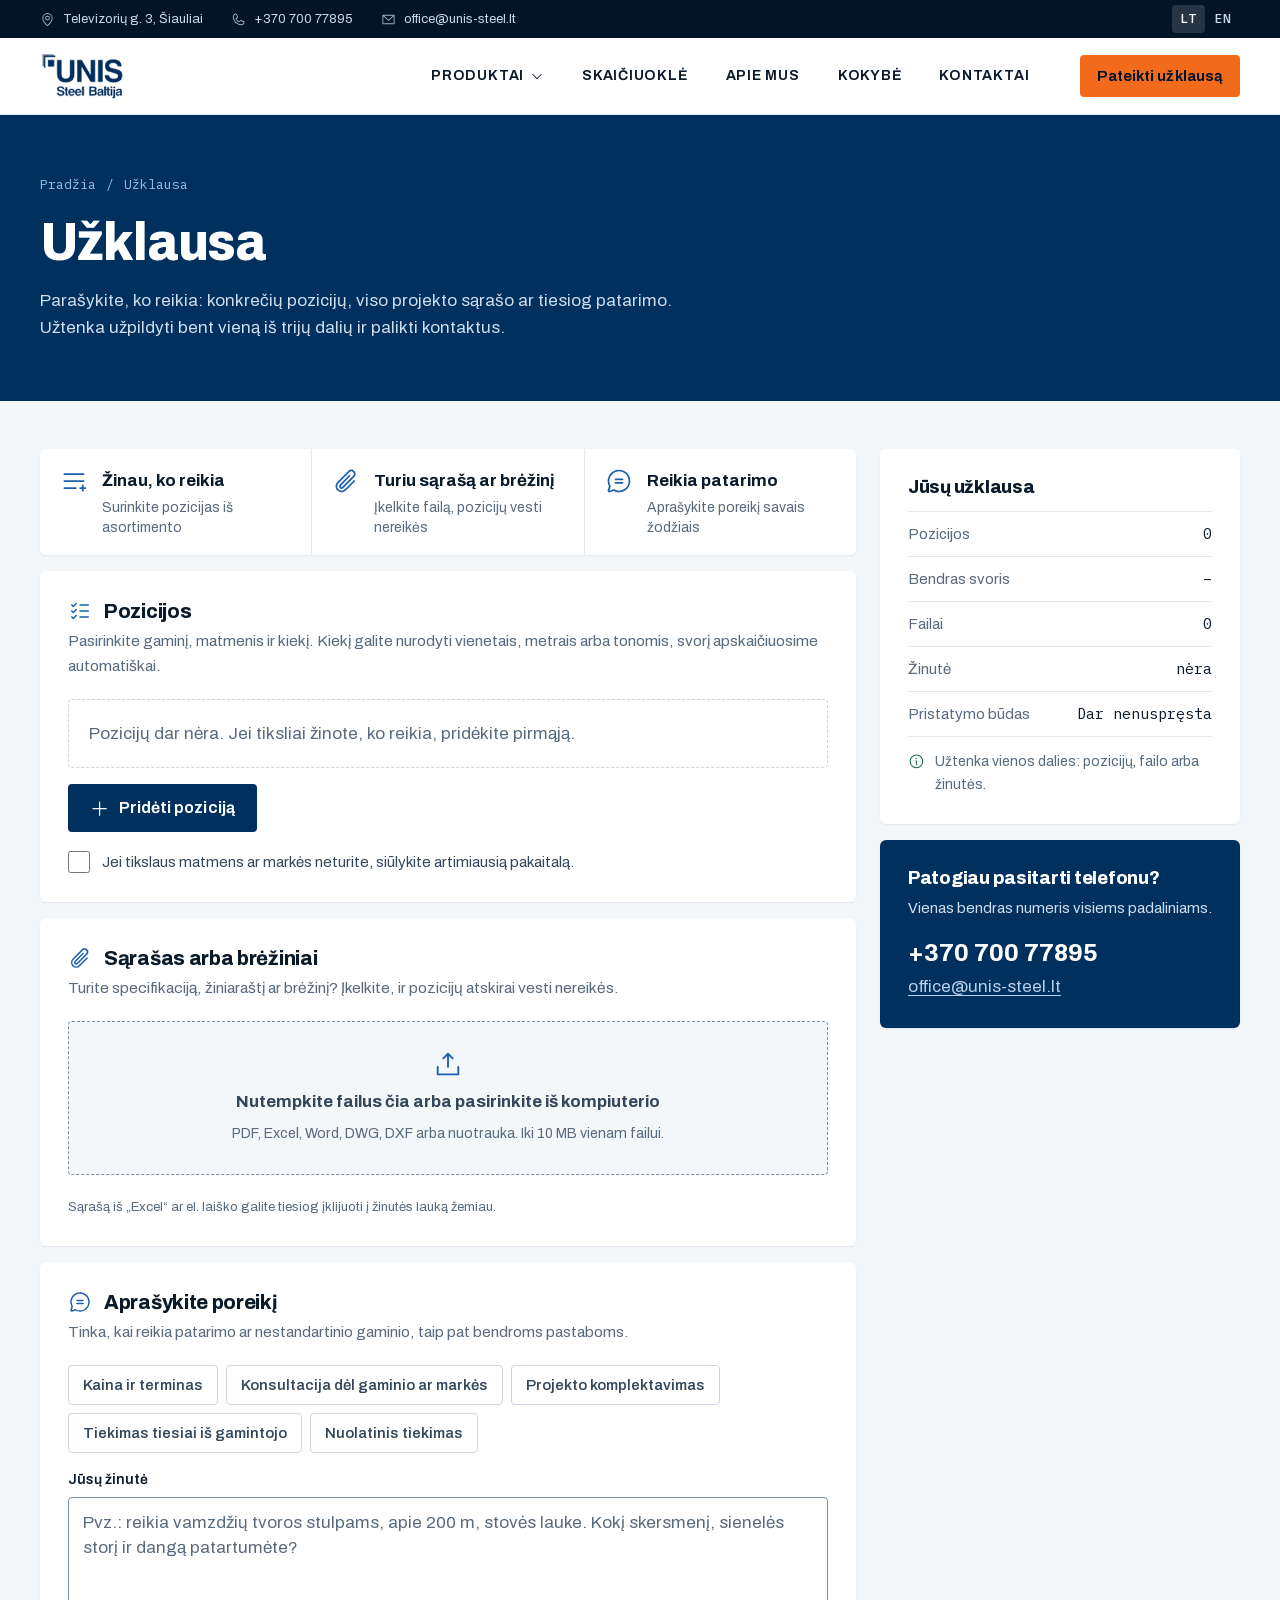
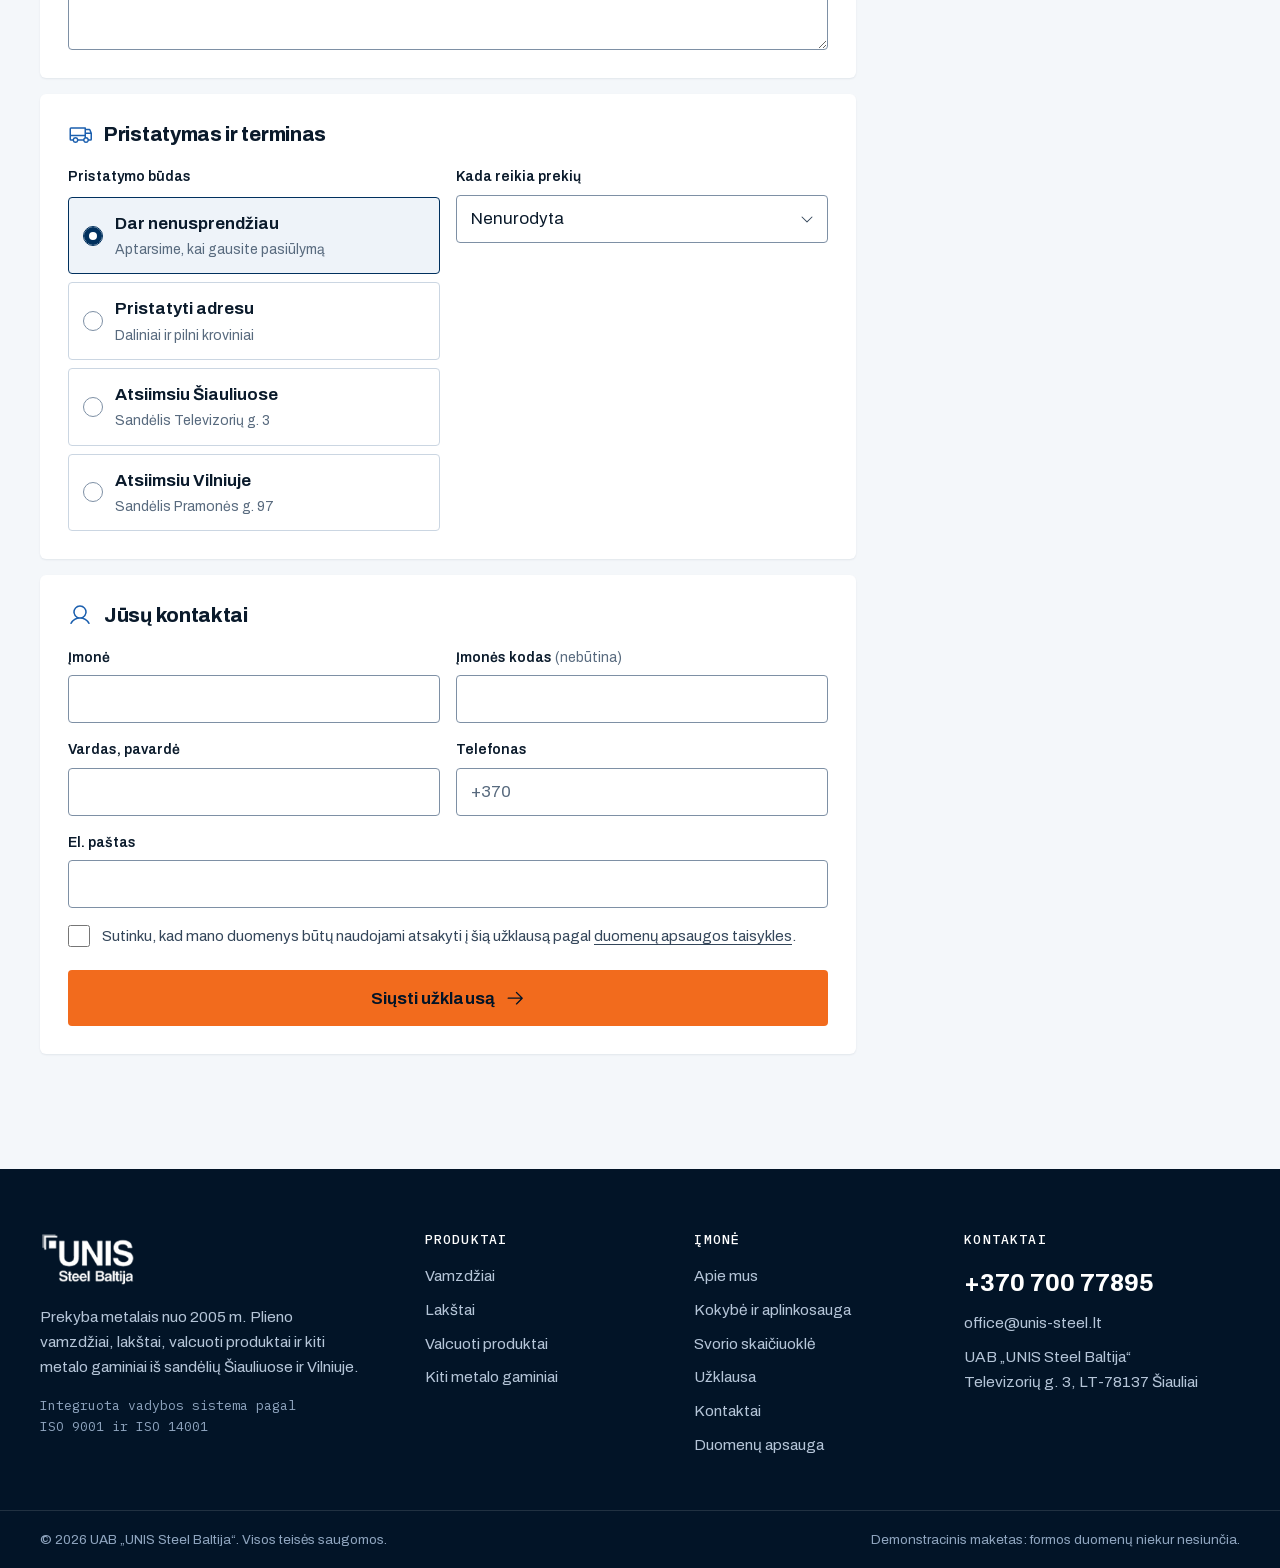
<file: uzklausa.html>
<!DOCTYPE html>
<html lang="lt">
<head>
<meta charset="utf-8">
<meta name="viewport" content="width=device-width, initial-scale=1">
<!-- Demonstracinis maketas: noindex, kad paieškos sistemos neindeksuotų. Į galutinę svetainę neperkelti. -->
<meta name="robots" content="noindex, nofollow">
<title>Užklausa: UNIS Steel Baltija</title>
<meta name="description" content="Pateikite užklausą įmonei „UNIS Steel Baltija“: surinkite pozicijas iš asortimento, įkelkite sąrašą ar brėžinį arba aprašykite poreikį. Viskas vienoje formoje.">
<meta name="theme-color" content="#00305E">
<link rel="icon" type="image/png" href="assets/img/brand/favicon.png">
<link rel="preload" href="assets/fonts/archivo-latin.woff2" as="font" type="font/woff2" crossorigin>
<link rel="preload" href="assets/fonts/archivo-latin-ext.woff2" as="font" type="font/woff2" crossorigin>

<link rel="stylesheet" href="assets/css/style.css">
<script>
  /* Judesio režimas nustatomas iš karto, kad nemirgėtų: ?static=1 arba „mažiau judesio“ nustatymas išjungia animacijas */
  (function(){var s=/[?&]static=1/.test(location.search),r=window.matchMedia&&matchMedia('(prefers-reduced-motion: reduce)').matches;document.documentElement.className+=(s||r)?' no-motion':' js-motion';})();
</script>
</head>
<body class="inner">
<svg width="0" height="0" style="position:absolute" aria-hidden="true" focusable="false">
  <symbol id="i-arrow-left" viewBox="0 0 256 256"><path d="M224,128a8,8,0,0,1-8,8H59.31l58.35,58.34a8,8,0,0,1-11.32,11.32l-72-72a8,8,0,0,1,0-11.32l72-72a8,8,0,0,1,11.32,11.32L59.31,120H216A8,8,0,0,1,224,128Z"/></symbol>
  <symbol id="i-arrow-right" viewBox="0 0 256 256"><path d="M221.66,133.66l-72,72a8,8,0,0,1-11.32-11.32L196.69,136H40a8,8,0,0,1,0-16H196.69L138.34,61.66a8,8,0,0,1,11.32-11.32l72,72A8,8,0,0,1,221.66,133.66Z"/></symbol>
  <symbol id="i-arrow-up-right" viewBox="0 0 256 256"><path d="M200,64V168a8,8,0,0,1-16,0V83.31L69.66,197.66a8,8,0,0,1-11.32-11.32L172.69,72H88a8,8,0,0,1,0-16H192A8,8,0,0,1,200,64Z"/></symbol>
  <symbol id="i-arrows-clockwise" viewBox="0 0 256 256"><path d="M224,48V96a8,8,0,0,1-8,8H168a8,8,0,0,1,0-16h28.69L182.06,73.37a79.56,79.56,0,0,0-56.13-23.43h-.45A79.52,79.52,0,0,0,69.59,72.71,8,8,0,0,1,58.41,61.27a96,96,0,0,1,135,.79L208,76.69V48a8,8,0,0,1,16,0ZM186.41,183.29a80,80,0,0,1-112.47-.66L59.31,168H88a8,8,0,0,0,0-16H40a8,8,0,0,0-8,8v48a8,8,0,0,0,16,0V179.31l14.63,14.63A95.43,95.43,0,0,0,130,222.06h.53a95.36,95.36,0,0,0,67.07-27.33,8,8,0,0,0-11.18-11.44Z"/></symbol>
  <symbol id="i-arrows-left-right" viewBox="0 0 256 256"><path d="M213.66,181.66l-32,32a8,8,0,0,1-11.32-11.32L188.69,184H48a8,8,0,0,1,0-16H188.69l-18.35-18.34a8,8,0,0,1,11.32-11.32l32,32A8,8,0,0,1,213.66,181.66Zm-139.32-64a8,8,0,0,0,11.32-11.32L67.31,88H208a8,8,0,0,0,0-16H67.31L85.66,53.66A8,8,0,0,0,74.34,42.34l-32,32a8,8,0,0,0,0,11.32Z"/></symbol>
  <symbol id="i-at" viewBox="0 0 256 256"><path d="M128,24a104,104,0,0,0,0,208c21.51,0,44.1-6.48,60.43-17.33a8,8,0,0,0-8.86-13.33C166,210.38,146.21,216,128,216a88,88,0,1,1,88-88c0,26.45-10.88,32-20,32s-20-5.55-20-32V88a8,8,0,0,0-16,0v4.26a48,48,0,1,0,5.93,65.1c6,12,16.35,18.64,30.07,18.64,22.54,0,36-17.94,36-48A104.11,104.11,0,0,0,128,24Zm0,136a32,32,0,1,1,32-32A32,32,0,0,1,128,160Z"/></symbol>
  <symbol id="i-buildings" viewBox="0 0 256 256"><path d="M240,208H224V96a16,16,0,0,0-16-16H144V32a16,16,0,0,0-24.88-13.32L39.12,72A16,16,0,0,0,32,85.34V208H16a8,8,0,0,0,0,16H240a8,8,0,0,0,0-16ZM208,96V208H144V96ZM48,85.34,128,32V208H48ZM112,112v16a8,8,0,0,1-16,0V112a8,8,0,1,1,16,0Zm-32,0v16a8,8,0,0,1-16,0V112a8,8,0,1,1,16,0Zm0,56v16a8,8,0,0,1-16,0V168a8,8,0,0,1,16,0Zm32,0v16a8,8,0,0,1-16,0V168a8,8,0,0,1,16,0Z"/></symbol>
  <symbol id="i-calculator" viewBox="0 0 256 256"><path d="M80,120h96a8,8,0,0,0,8-8V64a8,8,0,0,0-8-8H80a8,8,0,0,0-8,8v48A8,8,0,0,0,80,120Zm8-48h80v32H88ZM200,24H56A16,16,0,0,0,40,40V216a16,16,0,0,0,16,16H200a16,16,0,0,0,16-16V40A16,16,0,0,0,200,24Zm0,192H56V40H200ZM100,148a12,12,0,1,1-12-12A12,12,0,0,1,100,148Zm40,0a12,12,0,1,1-12-12A12,12,0,0,1,140,148Zm40,0a12,12,0,1,1-12-12A12,12,0,0,1,180,148Zm-80,40a12,12,0,1,1-12-12A12,12,0,0,1,100,188Zm40,0a12,12,0,1,1-12-12A12,12,0,0,1,140,188Zm40,0a12,12,0,1,1-12-12A12,12,0,0,1,180,188Z"/></symbol>
  <symbol id="i-caret-down" viewBox="0 0 256 256"><path d="M213.66,101.66l-80,80a8,8,0,0,1-11.32,0l-80-80A8,8,0,0,1,53.66,90.34L128,164.69l74.34-74.35a8,8,0,0,1,11.32,11.32Z"/></symbol>
  <symbol id="i-caret-right" viewBox="0 0 256 256"><path d="M181.66,133.66l-80,80a8,8,0,0,1-11.32-11.32L164.69,128,90.34,53.66a8,8,0,0,1,11.32-11.32l80,80A8,8,0,0,1,181.66,133.66Z"/></symbol>
  <symbol id="i-caret-up" viewBox="0 0 256 256"><path d="M213.66,165.66a8,8,0,0,1-11.32,0L128,91.31,53.66,165.66a8,8,0,0,1-11.32-11.32l80-80a8,8,0,0,1,11.32,0l80,80A8,8,0,0,1,213.66,165.66Z"/></symbol>
  <symbol id="i-certificate" viewBox="0 0 256 256"><path d="M128,136a8,8,0,0,1-8,8H72a8,8,0,0,1,0-16h48A8,8,0,0,1,128,136Zm-8-40H72a8,8,0,0,0,0,16h48a8,8,0,0,0,0-16Zm112,65.47V224A8,8,0,0,1,220,231l-24-13.74L172,231A8,8,0,0,1,160,224V200H40a16,16,0,0,1-16-16V56A16,16,0,0,1,40,40H216a16,16,0,0,1,16,16V86.53a51.88,51.88,0,0,1,0,74.94ZM160,184V161.47A52,52,0,0,1,216,76V56H40V184Zm56-12a51.88,51.88,0,0,1-40,0v38.22l16-9.16a8,8,0,0,1,7.94,0l16,9.16Zm16-48a36,36,0,1,0-36,36A36,36,0,0,0,232,124Z"/></symbol>
  <symbol id="i-chat-circle-text" viewBox="0 0 256 256"><path d="M168,112a8,8,0,0,1-8,8H96a8,8,0,0,1,0-16h64A8,8,0,0,1,168,112Zm-8,24H96a8,8,0,0,0,0,16h64a8,8,0,0,0,0-16Zm72-8A104,104,0,0,1,79.12,219.82L45.07,231.17a16,16,0,0,1-20.24-20.24l11.35-34.05A104,104,0,1,1,232,128Zm-16,0A88,88,0,1,0,51.81,172.06a8,8,0,0,1,.66,6.54L40,216,77.4,203.53a7.85,7.85,0,0,1,2.53-.42,8,8,0,0,1,4,1.08A88,88,0,0,0,216,128Z"/></symbol>
  <symbol id="i-check-circle" viewBox="0 0 256 256"><path d="M173.66,98.34a8,8,0,0,1,0,11.32l-56,56a8,8,0,0,1-11.32,0l-24-24a8,8,0,0,1,11.32-11.32L112,148.69l50.34-50.35A8,8,0,0,1,173.66,98.34ZM232,128A104,104,0,1,1,128,24,104.11,104.11,0,0,1,232,128Zm-16,0a88,88,0,1,0-88,88A88.1,88.1,0,0,0,216,128Z"/></symbol>
  <symbol id="i-check" viewBox="0 0 256 256"><path d="M229.66,77.66l-128,128a8,8,0,0,1-11.32,0l-56-56a8,8,0,0,1,11.32-11.32L96,188.69,218.34,66.34a8,8,0,0,1,11.32,11.32Z"/></symbol>
  <symbol id="i-clipboard-text" viewBox="0 0 256 256"><path d="M168,152a8,8,0,0,1-8,8H96a8,8,0,0,1,0-16h64A8,8,0,0,1,168,152Zm-8-40H96a8,8,0,0,0,0,16h64a8,8,0,0,0,0-16Zm56-64V216a16,16,0,0,1-16,16H56a16,16,0,0,1-16-16V48A16,16,0,0,1,56,32H92.26a47.92,47.92,0,0,1,71.48,0H200A16,16,0,0,1,216,48ZM96,64h64a32,32,0,0,0-64,0ZM200,48H173.25A47.93,47.93,0,0,1,176,64v8a8,8,0,0,1-8,8H88a8,8,0,0,1-8-8V64a47.93,47.93,0,0,1,2.75-16H56V216H200Z"/></symbol>
  <symbol id="i-clock" viewBox="0 0 256 256"><path d="M128,24A104,104,0,1,0,232,128,104.11,104.11,0,0,0,128,24Zm0,192a88,88,0,1,1,88-88A88.1,88.1,0,0,1,128,216Zm64-88a8,8,0,0,1-8,8H128a8,8,0,0,1-8-8V72a8,8,0,0,1,16,0v48h48A8,8,0,0,1,192,128Z"/></symbol>
  <symbol id="i-copy" viewBox="0 0 256 256"><path d="M216,32H88a8,8,0,0,0-8,8V80H40a8,8,0,0,0-8,8V216a8,8,0,0,0,8,8H168a8,8,0,0,0,8-8V176h40a8,8,0,0,0,8-8V40A8,8,0,0,0,216,32ZM160,208H48V96H160Zm48-48H176V88a8,8,0,0,0-8-8H96V48H208Z"/></symbol>
  <symbol id="i-crane" viewBox="0 0 256 256"><path d="M228.12,17.14a8,8,0,0,0-7.88-.2L102,80H32A16,16,0,0,0,16,96V200a16,16,0,0,0,16,16h88a16,16,0,0,0,16-16V168a7.81,7.81,0,0,0-.34-2.3L113.54,92,216,37.33V160H200v-8a8,8,0,0,0-16,0v8a16,16,0,0,0,16,16h16a16,16,0,0,0,16-16V24A8,8,0,0,0,228.12,17.14ZM98.05,96l19.2,64H64V96ZM48,96v64H32V96ZM32,200h0V176h88v24Z"/></symbol>
  <symbol id="i-cube" viewBox="0 0 256 256"><path d="M223.68,66.15,135.68,18h0a15.88,15.88,0,0,0-15.36,0l-88,48.17a16,16,0,0,0-8.32,14v95.64a16,16,0,0,0,8.32,14l88,48.17a15.88,15.88,0,0,0,15.36,0l88-48.17a16,16,0,0,0,8.32-14V80.18A16,16,0,0,0,223.68,66.15ZM128,32h0l80.34,44L128,120,47.66,76ZM40,90l80,43.78v85.79L40,175.82Zm96,129.57V133.82L216,90v85.78Z"/></symbol>
  <symbol id="i-currency-eur" viewBox="0 0 256 256"><path d="M190,192.33a8,8,0,0,1-.63,11.3A80,80,0,0,1,56.4,152H40a8,8,0,0,1,0-16H56V120H40a8,8,0,0,1,0-16H56.4A80,80,0,0,1,189.34,52.37,8,8,0,0,1,178.66,64.3,64,64,0,0,0,72.52,104H136a8,8,0,0,1,0,16H72v16h48a8,8,0,0,1,0,16H72.52a64,64,0,0,0,106.14,39.71A8,8,0,0,1,190,192.33Z"/></symbol>
  <symbol id="i-download-simple" viewBox="0 0 256 256"><path d="M224,144v64a8,8,0,0,1-8,8H40a8,8,0,0,1-8-8V144a8,8,0,0,1,16,0v56H208V144a8,8,0,0,1,16,0Zm-101.66,5.66a8,8,0,0,0,11.32,0l40-40a8,8,0,0,0-11.32-11.32L136,124.69V32a8,8,0,0,0-16,0v92.69L93.66,98.34a8,8,0,0,0-11.32,11.32Z"/></symbol>
  <symbol id="i-envelope-simple" viewBox="0 0 256 256"><path d="M224,48H32a8,8,0,0,0-8,8V192a16,16,0,0,0,16,16H216a16,16,0,0,0,16-16V56A8,8,0,0,0,224,48ZM203.43,64,128,133.15,52.57,64ZM216,192H40V74.19l82.59,75.71a8,8,0,0,0,10.82,0L216,74.19V192Z"/></symbol>
  <symbol id="i-factory" viewBox="0 0 256 256"><path d="M116,176a8,8,0,0,1-8,8H80a8,8,0,0,1,0-16h28A8,8,0,0,1,116,176Zm60-8H148a8,8,0,0,0,0,16h28a8,8,0,0,0,0-16Zm64,48a8,8,0,0,1-8,8H24a8,8,0,0,1,0-16h8V88a8,8,0,0,1,12.8-6.4L96,120V88a8,8,0,0,1,12.8-6.4l38.74,29.05L159.1,29.74A16.08,16.08,0,0,1,174.94,16h18.12A16.08,16.08,0,0,1,208.9,29.74l15,105.13s.08.78.08,1.13v72h8A8,8,0,0,1,240,216Zm-77.86-94.4,8.53,6.4h36.11L193.06,32H174.94ZM48,208H208V144H168a8,8,0,0,1-4.8-1.6l-14.4-10.8,0,0L112,104v32a8,8,0,0,1-12.8,6.4L48,104Z"/></symbol>
  <symbol id="i-file-text" viewBox="0 0 256 256"><path d="M213.66,82.34l-56-56A8,8,0,0,0,152,24H56A16,16,0,0,0,40,40V216a16,16,0,0,0,16,16H200a16,16,0,0,0,16-16V88A8,8,0,0,0,213.66,82.34ZM160,51.31,188.69,80H160ZM200,216H56V40h88V88a8,8,0,0,0,8,8h48V216Zm-32-80a8,8,0,0,1-8,8H96a8,8,0,0,1,0-16h64A8,8,0,0,1,168,136Zm0,32a8,8,0,0,1-8,8H96a8,8,0,0,1,0-16h64A8,8,0,0,1,168,168Z"/></symbol>
  <symbol id="i-globe" viewBox="0 0 256 256"><path d="M128,24h0A104,104,0,1,0,232,128,104.12,104.12,0,0,0,128,24Zm88,104a87.61,87.61,0,0,1-3.33,24H174.16a157.44,157.44,0,0,0,0-48h38.51A87.61,87.61,0,0,1,216,128ZM102,168H154a115.11,115.11,0,0,1-26,45A115.27,115.27,0,0,1,102,168Zm-3.9-16a140.84,140.84,0,0,1,0-48h59.88a140.84,140.84,0,0,1,0,48ZM40,128a87.61,87.61,0,0,1,3.33-24H81.84a157.44,157.44,0,0,0,0,48H43.33A87.61,87.61,0,0,1,40,128ZM154,88H102a115.11,115.11,0,0,1,26-45A115.27,115.27,0,0,1,154,88Zm52.33,0H170.71a135.28,135.28,0,0,0-22.3-45.6A88.29,88.29,0,0,1,206.37,88ZM107.59,42.4A135.28,135.28,0,0,0,85.29,88H49.63A88.29,88.29,0,0,1,107.59,42.4ZM49.63,168H85.29a135.28,135.28,0,0,0,22.3,45.6A88.29,88.29,0,0,1,49.63,168Zm98.78,45.6a135.28,135.28,0,0,0,22.3-45.6h35.66A88.29,88.29,0,0,1,148.41,213.6Z"/></symbol>
  <symbol id="i-handshake" viewBox="0 0 256 256"><path d="M254.3,107.91,228.78,56.85a16,16,0,0,0-21.47-7.15L182.44,62.13,130.05,48.27a8.14,8.14,0,0,0-4.1,0L73.56,62.13,48.69,49.7a16,16,0,0,0-21.47,7.15L1.7,107.9a16,16,0,0,0,7.15,21.47l27,13.51,55.49,39.63a8.06,8.06,0,0,0,2.71,1.25l64,16a8,8,0,0,0,7.6-2.1l55.07-55.08,26.42-13.21a16,16,0,0,0,7.15-21.46Zm-54.89,33.37L165,113.72a8,8,0,0,0-10.68.61C136.51,132.27,116.66,130,104,122L147.24,80h31.81l27.21,54.41ZM41.53,64,62,74.22,36.43,125.27,16,115.06Zm116,119.13L99.42,168.61l-49.2-35.14,28-56L128,64.28l9.8,2.59-45,43.68-.08.09a16,16,0,0,0,2.72,24.81c20.56,13.13,45.37,11,64.91-5L188,152.66Zm62-57.87-25.52-51L214.47,64,240,115.06Zm-87.75,92.67a8,8,0,0,1-7.75,6.06,8.13,8.13,0,0,1-1.95-.24L80.41,213.33a7.89,7.89,0,0,1-2.71-1.25L51.35,193.26a8,8,0,0,1,9.3-13l25.11,17.94L126,208.24A8,8,0,0,1,131.82,217.94Z"/></symbol>
  <symbol id="i-info" viewBox="0 0 256 256"><path d="M128,24A104,104,0,1,0,232,128,104.11,104.11,0,0,0,128,24Zm0,192a88,88,0,1,1,88-88A88.1,88.1,0,0,1,128,216Zm16-40a8,8,0,0,1-8,8,16,16,0,0,1-16-16V128a8,8,0,0,1,0-16,16,16,0,0,1,16,16v40A8,8,0,0,1,144,176ZM112,84a12,12,0,1,1,12,12A12,12,0,0,1,112,84Z"/></symbol>
  <symbol id="i-list-checks" viewBox="0 0 256 256"><path d="M224,128a8,8,0,0,1-8,8H128a8,8,0,0,1,0-16h88A8,8,0,0,1,224,128ZM128,72h88a8,8,0,0,0,0-16H128a8,8,0,0,0,0,16Zm88,112H128a8,8,0,0,0,0,16h88a8,8,0,0,0,0-16ZM82.34,42.34,56,68.69,45.66,58.34A8,8,0,0,0,34.34,69.66l16,16a8,8,0,0,0,11.32,0l32-32A8,8,0,0,0,82.34,42.34Zm0,64L56,132.69,45.66,122.34a8,8,0,0,0-11.32,11.32l16,16a8,8,0,0,0,11.32,0l32-32a8,8,0,0,0-11.32-11.32Zm0,64L56,196.69,45.66,186.34a8,8,0,0,0-11.32,11.32l16,16a8,8,0,0,0,11.32,0l32-32a8,8,0,0,0-11.32-11.32Z"/></symbol>
  <symbol id="i-list-plus" viewBox="0 0 256 256"><path d="M32,64a8,8,0,0,1,8-8H216a8,8,0,0,1,0,16H40A8,8,0,0,1,32,64Zm8,72H216a8,8,0,0,0,0-16H40a8,8,0,0,0,0,16Zm104,48H40a8,8,0,0,0,0,16H144a8,8,0,0,0,0-16Zm88,0H216V168a8,8,0,0,0-16,0v16H184a8,8,0,0,0,0,16h16v16a8,8,0,0,0,16,0V200h16a8,8,0,0,0,0-16Z"/></symbol>
  <symbol id="i-list" viewBox="0 0 256 256"><path d="M224,128a8,8,0,0,1-8,8H40a8,8,0,0,1,0-16H216A8,8,0,0,1,224,128ZM40,72H216a8,8,0,0,0,0-16H40a8,8,0,0,0,0,16ZM216,184H40a8,8,0,0,0,0,16H216a8,8,0,0,0,0-16Z"/></symbol>
  <symbol id="i-magnifying-glass" viewBox="0 0 256 256"><path d="M229.66,218.34l-50.07-50.06a88.11,88.11,0,1,0-11.31,11.31l50.06,50.07a8,8,0,0,0,11.32-11.32ZM40,112a72,72,0,1,1,72,72A72.08,72.08,0,0,1,40,112Z"/></symbol>
  <symbol id="i-map-pin" viewBox="0 0 256 256"><path d="M128,64a40,40,0,1,0,40,40A40,40,0,0,0,128,64Zm0,64a24,24,0,1,1,24-24A24,24,0,0,1,128,128Zm0-112a88.1,88.1,0,0,0-88,88c0,31.4,14.51,64.68,42,96.25a254.19,254.19,0,0,0,41.45,38.3,8,8,0,0,0,9.18,0A254.19,254.19,0,0,0,174,200.25c27.45-31.57,42-64.85,42-96.25A88.1,88.1,0,0,0,128,16Zm0,206c-16.53-13-72-60.75-72-118a72,72,0,0,1,144,0C200,161.23,144.53,209,128,222Z"/></symbol>
  <symbol id="i-map-trifold" viewBox="0 0 256 256"><path d="M228.92,49.69a8,8,0,0,0-6.86-1.45L160.93,63.52,99.58,32.84a8,8,0,0,0-5.52-.6l-64,16A8,8,0,0,0,24,56V200a8,8,0,0,0,9.94,7.76l61.13-15.28,61.35,30.68A8.15,8.15,0,0,0,160,224a8,8,0,0,0,1.94-.24l64-16A8,8,0,0,0,232,200V56A8,8,0,0,0,228.92,49.69ZM104,52.94l48,24V203.06l-48-24ZM40,62.25l48-12v127.5l-48,12Zm176,131.5-48,12V78.25l48-12Z"/></symbol>
  <symbol id="i-minus" viewBox="0 0 256 256"><path d="M224,128a8,8,0,0,1-8,8H40a8,8,0,0,1,0-16H216A8,8,0,0,1,224,128Z"/></symbol>
  <symbol id="i-navigation-arrow" viewBox="0 0 256 256"><path d="M237.33,106.21,61.41,41l-.16-.05A16,16,0,0,0,40.9,61.25a1,1,0,0,0,.05.16l65.26,175.92A15.77,15.77,0,0,0,121.28,248h.3a15.77,15.77,0,0,0,15-11.29l.06-.2,21.84-78,78-21.84.2-.06a16,16,0,0,0,.62-30.38ZM149.84,144.3a8,8,0,0,0-5.54,5.54L121.3,232l-.06-.17L56,56l175.82,65.22.16.06Z"/></symbol>
  <symbol id="i-package" viewBox="0 0 256 256"><path d="M223.68,66.15,135.68,18a15.88,15.88,0,0,0-15.36,0l-88,48.17a16,16,0,0,0-8.32,14v95.64a16,16,0,0,0,8.32,14l88,48.17a15.88,15.88,0,0,0,15.36,0l88-48.17a16,16,0,0,0,8.32-14V80.18A16,16,0,0,0,223.68,66.15ZM128,32l80.34,44-29.77,16.3-80.35-44ZM128,120,47.66,76l33.9-18.56,80.34,44ZM40,90l80,43.78v85.79L40,175.82Zm176,85.78h0l-80,43.79V133.82l32-17.51V152a8,8,0,0,0,16,0V107.55L216,90v85.77Z"/></symbol>
  <symbol id="i-paperclip" viewBox="0 0 256 256"><path d="M209.66,122.34a8,8,0,0,1,0,11.32l-82.05,82a56,56,0,0,1-79.2-79.21L147.67,35.73a40,40,0,1,1,56.61,56.55L105,193A24,24,0,1,1,71,159L154.3,74.38A8,8,0,1,1,165.7,85.6L82.39,170.31a8,8,0,1,0,11.27,11.36L192.93,81A24,24,0,1,0,159,47L59.76,147.68a40,40,0,1,0,56.53,56.62l82.06-82A8,8,0,0,1,209.66,122.34Z"/></symbol>
  <symbol id="i-path" viewBox="0 0 256 256"><path d="M200,168a32.06,32.06,0,0,0-31,24H72a32,32,0,0,1,0-64h96a40,40,0,0,0,0-80H72a8,8,0,0,0,0,16h96a24,24,0,0,1,0,48H72a48,48,0,0,0,0,96h97a32,32,0,1,0,31-40Zm0,48a16,16,0,1,1,16-16A16,16,0,0,1,200,216Z"/></symbol>
  <symbol id="i-pause" viewBox="0 0 256 256"><path d="M200,32H160a16,16,0,0,0-16,16V208a16,16,0,0,0,16,16h40a16,16,0,0,0,16-16V48A16,16,0,0,0,200,32Zm0,176H160V48h40ZM96,32H56A16,16,0,0,0,40,48V208a16,16,0,0,0,16,16H96a16,16,0,0,0,16-16V48A16,16,0,0,0,96,32Zm0,176H56V48H96Z"/></symbol>
  <symbol id="i-pencil-simple" viewBox="0 0 256 256"><path d="M227.31,73.37,182.63,28.68a16,16,0,0,0-22.63,0L36.69,152A15.86,15.86,0,0,0,32,163.31V208a16,16,0,0,0,16,16H92.69A15.86,15.86,0,0,0,104,219.31L227.31,96a16,16,0,0,0,0-22.63ZM92.69,208H48V163.31l88-88L180.69,120ZM192,108.68,147.31,64l24-24L216,84.68Z"/></symbol>
  <symbol id="i-phone" viewBox="0 0 256 256"><path d="M222.37,158.46l-47.11-21.11-.13-.06a16,16,0,0,0-15.17,1.4,8.12,8.12,0,0,0-.75.56L134.87,160c-15.42-7.49-31.34-23.29-38.83-38.51l20.78-24.71c.2-.25.39-.5.57-.77a16,16,0,0,0,1.32-15.06l0-.12L97.54,33.64a16,16,0,0,0-16.62-9.52A56.26,56.26,0,0,0,32,80c0,79.4,64.6,144,144,144a56.26,56.26,0,0,0,55.88-48.92A16,16,0,0,0,222.37,158.46ZM176,208A128.14,128.14,0,0,1,48,80,40.2,40.2,0,0,1,82.87,40a.61.61,0,0,0,0,.12l21,47L83.2,111.86a6.13,6.13,0,0,0-.57.77,16,16,0,0,0-1,15.7c9.06,18.53,27.73,37.06,46.46,46.11a16,16,0,0,0,15.75-1.14,8.44,8.44,0,0,0,.74-.56L168.89,152l47,21.05h0s.08,0,.11,0A40.21,40.21,0,0,1,176,208Z"/></symbol>
  <symbol id="i-play" viewBox="0 0 256 256"><path d="M232.4,114.49,88.32,26.35a16,16,0,0,0-16.2-.3A15.86,15.86,0,0,0,64,39.87V216.13A15.94,15.94,0,0,0,80,232a16.07,16.07,0,0,0,8.36-2.35L232.4,141.51a15.81,15.81,0,0,0,0-27ZM80,215.94V40l143.83,88Z"/></symbol>
  <symbol id="i-plus" viewBox="0 0 256 256"><path d="M224,128a8,8,0,0,1-8,8H136v80a8,8,0,0,1-16,0V136H40a8,8,0,0,1,0-16h80V40a8,8,0,0,1,16,0v80h80A8,8,0,0,1,224,128Z"/></symbol>
  <symbol id="i-printer" viewBox="0 0 256 256"><path d="M214.67,72H200V40a8,8,0,0,0-8-8H64a8,8,0,0,0-8,8V72H41.33C27.36,72,16,82.77,16,96v80a8,8,0,0,0,8,8H56v32a8,8,0,0,0,8,8H192a8,8,0,0,0,8-8V184h32a8,8,0,0,0,8-8V96C240,82.77,228.64,72,214.67,72ZM72,48H184V72H72ZM184,208H72V160H184Zm40-40H200V152a8,8,0,0,0-8-8H64a8,8,0,0,0-8,8v16H32V96c0-4.41,4.19-8,9.33-8H214.67c5.14,0,9.33,3.59,9.33,8Zm-24-52a12,12,0,1,1-12-12A12,12,0,0,1,200,116Z"/></symbol>
  <symbol id="i-question" viewBox="0 0 256 256"><path d="M140,180a12,12,0,1,1-12-12A12,12,0,0,1,140,180ZM128,72c-22.06,0-40,16.15-40,36v4a8,8,0,0,0,16,0v-4c0-11,10.77-20,24-20s24,9,24,20-10.77,20-24,20a8,8,0,0,0-8,8v8a8,8,0,0,0,16,0v-.72c18.24-3.35,32-17.9,32-35.28C168,88.15,150.06,72,128,72Zm104,56A104,104,0,1,1,128,24,104.11,104.11,0,0,1,232,128Zm-16,0a88,88,0,1,0-88,88A88.1,88.1,0,0,0,216,128Z"/></symbol>
  <symbol id="i-ruler" viewBox="0 0 256 256"><path d="M235.32,73.37,182.63,20.69a16,16,0,0,0-22.63,0L20.68,160a16,16,0,0,0,0,22.63l52.69,52.68a16,16,0,0,0,22.63,0L235.32,96A16,16,0,0,0,235.32,73.37ZM84.68,224,32,171.31l32-32,26.34,26.35a8,8,0,0,0,11.32-11.32L75.31,128,96,107.31l26.34,26.35a8,8,0,0,0,11.32-11.32L107.31,96,128,75.31l26.34,26.35a8,8,0,0,0,11.32-11.32L139.31,64l32-32L224,84.69Z"/></symbol>
  <symbol id="i-scales" viewBox="0 0 256 256"><path d="M239.43,133l-32-80h0a8,8,0,0,0-9.16-4.84L136,62V40a8,8,0,0,0-16,0V65.58L54.26,80.19A8,8,0,0,0,48.57,85h0v.06L16.57,165a7.92,7.92,0,0,0-.57,3c0,23.31,24.54,32,40,32s40-8.69,40-32a7.92,7.92,0,0,0-.57-3L66.92,93.77,120,82V208H104a8,8,0,0,0,0,16h48a8,8,0,0,0,0-16H136V78.42L187,67.1,160.57,133a7.92,7.92,0,0,0-.57,3c0,23.31,24.54,32,40,32s40-8.69,40-32A7.92,7.92,0,0,0,239.43,133ZM56,184c-7.53,0-22.76-3.61-23.93-14.64L56,109.54l23.93,59.82C78.76,180.39,63.53,184,56,184Zm144-32c-7.53,0-22.76-3.61-23.93-14.64L200,77.54l23.93,59.82C222.76,148.39,207.53,152,200,152Z"/></symbol>
  <symbol id="i-seal-check" viewBox="0 0 256 256"><path d="M225.86,102.82c-3.77-3.94-7.67-8-9.14-11.57-1.36-3.27-1.44-8.69-1.52-13.94-.15-9.76-.31-20.82-8-28.51s-18.75-7.85-28.51-8c-5.25-.08-10.67-.16-13.94-1.52-3.56-1.47-7.63-5.37-11.57-9.14C146.28,23.51,138.44,16,128,16s-18.27,7.51-25.18,14.14c-3.94,3.77-8,7.67-11.57,9.14C88,40.64,82.56,40.72,77.31,40.8c-9.76.15-20.82.31-28.51,8S41,67.55,40.8,77.31c-.08,5.25-.16,10.67-1.52,13.94-1.47,3.56-5.37,7.63-9.14,11.57C23.51,109.72,16,117.56,16,128s7.51,18.27,14.14,25.18c3.77,3.94,7.67,8,9.14,11.57,1.36,3.27,1.44,8.69,1.52,13.94.15,9.76.31,20.82,8,28.51s18.75,7.85,28.51,8c5.25.08,10.67.16,13.94,1.52,3.56,1.47,7.63,5.37,11.57,9.14C109.72,232.49,117.56,240,128,240s18.27-7.51,25.18-14.14c3.94-3.77,8-7.67,11.57-9.14,3.27-1.36,8.69-1.44,13.94-1.52,9.76-.15,20.82-.31,28.51-8s7.85-18.75,8-28.51c.08-5.25.16-10.67,1.52-13.94,1.47-3.56,5.37-7.63,9.14-11.57C232.49,146.28,240,138.44,240,128S232.49,109.73,225.86,102.82Zm-11.55,39.29c-4.79,5-9.75,10.17-12.38,16.52-2.52,6.1-2.63,13.07-2.73,19.82-.1,7-.21,14.33-3.32,17.43s-10.39,3.22-17.43,3.32c-6.75.1-13.72.21-19.82,2.73-6.35,2.63-11.52,7.59-16.52,12.38S132,224,128,224s-9.15-4.92-14.11-9.69-10.17-9.75-16.52-12.38c-6.1-2.52-13.07-2.63-19.82-2.73-7-.1-14.33-.21-17.43-3.32s-3.22-10.39-3.32-17.43c-.1-6.75-.21-13.72-2.73-19.82-2.63-6.35-7.59-11.52-12.38-16.52S32,132,32,128s4.92-9.15,9.69-14.11,9.75-10.17,12.38-16.52c2.52-6.1,2.63-13.07,2.73-19.82.1-7,.21-14.33,3.32-17.43S70.51,56.9,77.55,56.8c6.75-.1,13.72-.21,19.82-2.73,6.35-2.63,11.52-7.59,16.52-12.38S124,32,128,32s9.15,4.92,14.11,9.69,10.17,9.75,16.52,12.38c6.1,2.52,13.07,2.63,19.82,2.73,7,.1,14.33.21,17.43,3.32s3.22,10.39,3.32,17.43c.1,6.75.21,13.72,2.73,19.82,2.63,6.35,7.59,11.52,12.38,16.52S224,124,224,128,219.08,137.15,214.31,142.11ZM173.66,98.34a8,8,0,0,1,0,11.32l-56,56a8,8,0,0,1-11.32,0l-24-24a8,8,0,0,1,11.32-11.32L112,148.69l50.34-50.35A8,8,0,0,1,173.66,98.34Z"/></symbol>
  <symbol id="i-shield-check" viewBox="0 0 256 256"><path d="M208,40H48A16,16,0,0,0,32,56v56c0,52.72,25.52,84.67,46.93,102.19,23.06,18.86,46,25.26,47,25.53a8,8,0,0,0,4.2,0c1-.27,23.91-6.67,47-25.53C198.48,196.67,224,164.72,224,112V56A16,16,0,0,0,208,40Zm0,72c0,37.07-13.66,67.16-40.6,89.42A129.3,129.3,0,0,1,128,223.62a128.25,128.25,0,0,1-38.92-21.81C61.82,179.51,48,149.3,48,112l0-56,160,0ZM82.34,141.66a8,8,0,0,1,11.32-11.32L112,148.69l50.34-50.35a8,8,0,0,1,11.32,11.32l-56,56a8,8,0,0,1-11.32,0Z"/></symbol>
  <symbol id="i-stack" viewBox="0 0 256 256"><path d="M230.91,172A8,8,0,0,1,228,182.91l-96,56a8,8,0,0,1-8.06,0l-96-56A8,8,0,0,1,36,169.09l92,53.65,92-53.65A8,8,0,0,1,230.91,172ZM220,121.09l-92,53.65L36,121.09A8,8,0,0,0,28,134.91l96,56a8,8,0,0,0,8.06,0l96-56A8,8,0,1,0,220,121.09ZM24,80a8,8,0,0,1,4-6.91l96-56a8,8,0,0,1,8.06,0l96,56a8,8,0,0,1,0,13.82l-96,56a8,8,0,0,1-8.06,0l-96-56A8,8,0,0,1,24,80Zm23.88,0L128,126.74,208.12,80,128,33.26Z"/></symbol>
  <symbol id="i-trash" viewBox="0 0 256 256"><path d="M216,48H176V40a24,24,0,0,0-24-24H104A24,24,0,0,0,80,40v8H40a8,8,0,0,0,0,16h8V208a16,16,0,0,0,16,16H192a16,16,0,0,0,16-16V64h8a8,8,0,0,0,0-16ZM96,40a8,8,0,0,1,8-8h48a8,8,0,0,1,8,8v8H96Zm96,168H64V64H192ZM112,104v64a8,8,0,0,1-16,0V104a8,8,0,0,1,16,0Zm48,0v64a8,8,0,0,1-16,0V104a8,8,0,0,1,16,0Z"/></symbol>
  <symbol id="i-truck" viewBox="0 0 256 256"><path d="M255.42,117l-14-35A15.93,15.93,0,0,0,226.58,72H192V64a8,8,0,0,0-8-8H32A16,16,0,0,0,16,72V184a16,16,0,0,0,16,16H49a32,32,0,0,0,62,0h50a32,32,0,0,0,62,0h17a16,16,0,0,0,16-16V120A7.94,7.94,0,0,0,255.42,117ZM192,88h34.58l9.6,24H192ZM32,72H176v64H32ZM80,208a16,16,0,1,1,16-16A16,16,0,0,1,80,208Zm81-24H111a32,32,0,0,0-62,0H32V152H176v12.31A32.11,32.11,0,0,0,161,184Zm31,24a16,16,0,1,1,16-16A16,16,0,0,1,192,208Zm48-24H223a32.06,32.06,0,0,0-31-24V128h48Z"/></symbol>
  <symbol id="i-upload-simple" viewBox="0 0 256 256"><path d="M224,144v64a8,8,0,0,1-8,8H40a8,8,0,0,1-8-8V144a8,8,0,0,1,16,0v56H208V144a8,8,0,0,1,16,0ZM93.66,77.66,120,51.31V144a8,8,0,0,0,16,0V51.31l26.34,26.35a8,8,0,0,0,11.32-11.32l-40-40a8,8,0,0,0-11.32,0l-40,40A8,8,0,0,0,93.66,77.66Z"/></symbol>
  <symbol id="i-user" viewBox="0 0 256 256"><path d="M230.92,212c-15.23-26.33-38.7-45.21-66.09-54.16a72,72,0,1,0-73.66,0C63.78,166.78,40.31,185.66,25.08,212a8,8,0,1,0,13.85,8c18.84-32.56,52.14-52,89.07-52s70.23,19.44,89.07,52a8,8,0,1,0,13.85-8ZM72,96a56,56,0,1,1,56,56A56.06,56.06,0,0,1,72,96Z"/></symbol>
  <symbol id="i-users-three" viewBox="0 0 256 256"><path d="M244.8,150.4a8,8,0,0,1-11.2-1.6A51.6,51.6,0,0,0,192,128a8,8,0,0,1-7.37-4.89,8,8,0,0,1,0-6.22A8,8,0,0,1,192,112a24,24,0,1,0-23.24-30,8,8,0,1,1-15.5-4A40,40,0,1,1,219,117.51a67.94,67.94,0,0,1,27.43,21.68A8,8,0,0,1,244.8,150.4ZM190.92,212a8,8,0,1,1-13.84,8,57,57,0,0,0-98.16,0,8,8,0,1,1-13.84-8,72.06,72.06,0,0,1,33.74-29.92,48,48,0,1,1,58.36,0A72.06,72.06,0,0,1,190.92,212ZM128,176a32,32,0,1,0-32-32A32,32,0,0,0,128,176ZM72,120a8,8,0,0,0-8-8A24,24,0,1,1,87.24,82a8,8,0,1,0,15.5-4A40,40,0,1,0,37,117.51,67.94,67.94,0,0,0,9.6,139.19a8,8,0,1,0,12.8,9.61A51.6,51.6,0,0,1,64,128,8,8,0,0,0,72,120Z"/></symbol>
  <symbol id="i-warehouse" viewBox="0 0 256 256"><path d="M240,184h-8V57.9l9.67-2.08a8,8,0,1,0-3.35-15.64l-224,48A8,8,0,0,0,16,104a8.16,8.16,0,0,0,1.69-.18L24,102.47V184H16a8,8,0,0,0,0,16H240a8,8,0,0,0,0-16ZM40,99,216,61.33V184H192V128a8,8,0,0,0-8-8H72a8,8,0,0,0-8,8v56H40Zm136,53H80V136h96ZM80,168h96v16H80Z"/></symbol>
  <symbol id="i-warning-circle" viewBox="0 0 256 256"><path d="M128,24A104,104,0,1,0,232,128,104.11,104.11,0,0,0,128,24Zm0,192a88,88,0,1,1,88-88A88.1,88.1,0,0,1,128,216Zm-8-80V80a8,8,0,0,1,16,0v56a8,8,0,0,1-16,0Zm20,36a12,12,0,1,1-12-12A12,12,0,0,1,140,172Z"/></symbol>
  <symbol id="i-x" viewBox="0 0 256 256"><path d="M205.66,194.34a8,8,0,0,1-11.32,11.32L128,139.31,61.66,205.66a8,8,0,0,1-11.32-11.32L116.69,128,50.34,61.66A8,8,0,0,1,61.66,50.34L128,116.69l66.34-66.35a8,8,0,0,1,11.32,11.32L139.31,128Z"/></symbol>
</svg>

<!-- Profilių pjūvių ženklai: pagal juos pirkėjas atpažįsta gaminį (apvalus, kvadratinis, sija, lovis, kampuotis...) -->
<svg width="0" height="0" style="position:absolute" aria-hidden="true" focusable="false">
  <symbol id="p-chs" viewBox="0 0 48 48"><path fill-rule="evenodd" d="M24 4a20 20 0 1 0 0 40 20 20 0 0 0 0-40Zm0 6.5a13.5 13.5 0 1 1 0 27 13.5 13.5 0 0 1 0-27Z"/></symbol>
  <symbol id="p-shs" viewBox="0 0 48 48"><path fill-rule="evenodd" d="M11 5h26a6 6 0 0 1 6 6v26a6 6 0 0 1-6 6H11a6 6 0 0 1-6-6V11a6 6 0 0 1 6-6Zm2.5 6.5a2 2 0 0 0-2 2v21a2 2 0 0 0 2 2h21a2 2 0 0 0 2-2v-21a2 2 0 0 0-2-2Z"/></symbol>
  <symbol id="p-rhs" viewBox="0 0 48 48"><path fill-rule="evenodd" d="M8 10h32a5 5 0 0 1 5 5v18a5 5 0 0 1-5 5H8a5 5 0 0 1-5-5V15a5 5 0 0 1 5-5Zm3 6a2 2 0 0 0-2 2v12a2 2 0 0 0 2 2h26a2 2 0 0 0 2-2V18a2 2 0 0 0-2-2Z"/></symbol>
  <symbol id="p-sheet" viewBox="0 0 48 48"><path d="M4 11h40v6H4zM4 21h40v6H4zM4 31h40v6H4z"/></symbol>
  <symbol id="p-flat" viewBox="0 0 48 48"><path d="M3 18.5h42v11H3z"/></symbol>
  <symbol id="p-round" viewBox="0 0 48 48"><circle cx="24" cy="24" r="18"/></symbol>
  <symbol id="p-square" viewBox="0 0 48 48"><path d="M7 7h34v34H7z"/></symbol>
  <symbol id="p-rebar" viewBox="0 0 48 48"><circle cx="24" cy="24" r="13"/><path d="M22 3h4v6h-4zM22 39h4v6h-4zM3 22h6v4H3zM39 22h6v4h-6zM8.1 10.9l2.8-2.8 4.3 4.2-2.9 2.9zM32.8 35.7l2.9-2.9 4.2 4.3-2.8 2.8zM37.1 8.1l2.8 2.8-4.2 4.3-2.9-2.9zM12.3 32.8l2.9 2.9-4.3 4.2-2.8-2.8z"/></symbol>
  <symbol id="p-angle" viewBox="0 0 48 48"><path d="M7 5h8v30h28v8H7z"/></symbol>
  <symbol id="p-angle-u" viewBox="0 0 48 48"><path d="M11 3h8v34h20v8H11z"/></symbol>
  <symbol id="p-ibeam" viewBox="0 0 48 48"><path d="M11 5h26v7H28v24h9v7H11v-7h9V12h-9z"/></symbol>
  <symbol id="p-hbeam" viewBox="0 0 48 48"><path d="M4 8h40v8H28.5v16H44v8H4v-8h15.5V16H4z"/></symbol>
  <symbol id="p-channel" viewBox="0 0 48 48"><path d="M11 5h26v8H19.5v22H37v8H11z"/></symbol>
</svg>

<a class="skip" href="#turinys">Pereiti prie turinio</a>
<!-- ============ VIRŠUTINĖ JUOSTA ============ -->
<div class="topbar">
  <div class="container topbar__row">
    <ul class="topbar__list">
      <li><a href="https://www.google.com/maps/search/?api=1&amp;query=Televizori%C5%B3+g.+3%2C+%C5%A0iauliai" target="_blank" rel="noopener"><svg class="ico" aria-hidden="true"><use href="#i-map-pin"/></svg>Televizorių g. 3, Šiauliai</a></li>
      <li><a href="tel:+37070077895"><svg class="ico" aria-hidden="true"><use href="#i-phone"/></svg>+370 700 77895</a></li>
      <li class="topbar__mail"><a href="mailto:office@unis-steel.lt"><svg class="ico" aria-hidden="true"><use href="#i-envelope-simple"/></svg>office@unis-steel.lt</a></li>
    </ul>
    <div class="lang" role="group" aria-label="Kalba">
      <a href="#" aria-current="true" lang="lt" hreflang="lt">LT</a>
      <a href="#" lang="en" hreflang="en" title="English (demonstracinėje versijoje neveikia)">EN</a>
    </div>
  </div>
</div>
<div class="header-sentinel" aria-hidden="true"></div>

<!-- ============ ANTRAŠTĖ ============ -->
<header class="site-header" id="virsus">
  <div class="container site-header__row">
    <a class="brand" href="index.html" aria-label="UNIS Steel Baltija, į pradžią">
      <img class="brand__dark" src="assets/img/brand/logo-unis.png" width="131" height="72" alt="UNIS Steel Baltija">
      <img class="brand__light" src="assets/img/brand/logo-unis-balta.png" width="131" height="72" alt="" aria-hidden="true">
    </a>
    <nav class="nav" aria-label="Pagrindinis meniu">
      <button class="nav__link nav__link--btn" type="button" aria-expanded="false" aria-controls="mega" data-mega-toggle>Produktai<svg class="ico" aria-hidden="true"><use href="#i-caret-down"/></svg></button>
      <a class="nav__link" href="skaiciuokle.html">Skaičiuoklė</a>
      <a class="nav__link" href="index.html#apie">Apie mus</a>
      <a class="nav__link" href="index.html#kokybe">Kokybė</a>
      <a class="nav__link" href="index.html#kontaktai">Kontaktai</a>
    </nav>
    <div class="site-header__actions">
      <a class="btn btn--accent btn--sm header-cta" href="uzklausa.html" aria-current="page">Pateikti užklausą <span class="rfq-count" data-rfq-count hidden></span></a>
      <button class="burger" type="button" aria-expanded="false" aria-controls="mobile-nav" data-burger><span></span><span></span><span class="sr">Meniu</span></button>
    </div>
  </div>

  <!-- Produktų meniu (sugeneruojamas iš src/data/catalog.json) -->
  <div class="mega" id="mega" hidden>
    <div class="container mega__grid">
      <div class="mega__col mega__col--wide"><a class="mega__title" href="index.html?grupe=vamzdziai#asortimentas" data-go-group="vamzdziai"><svg class="pico" aria-hidden="true"><use href="#p-chs"/></svg>Vamzdžiai</a><div class="mega__groups"><div class="mega__group"><p class="mega__group-name">Vandens dujų ir magistraliniai</p><a class="mega__link" href="index.html?grupe=vamzdziai&amp;g=vandens-duju#asortimentas" data-go-group="vamzdziai" data-go-line="vandens-duju"><span class="sr">Vamzdžiai: </span>Vandens dujų</a><a class="mega__link" href="index.html?grupe=vamzdziai&amp;g=vamzdziai-cinkuoti#asortimentas" data-go-group="vamzdziai" data-go-line="vamzdziai-cinkuoti"><span class="sr">Vamzdžiai: </span>Vandens dujų, cinkuoti</a><a class="mega__link" href="index.html?grupe=vamzdziai&amp;g=magistraliniai#asortimentas" data-go-group="vamzdziai" data-go-line="magistraliniai"><span class="sr">Vamzdžiai: </span>Magistraliniai</a></div><div class="mega__group"><p class="mega__group-name">Preciziniai</p><a class="mega__link" href="index.html?grupe=vamzdziai&amp;g=preciziniai-apvalus#asortimentas" data-go-group="vamzdziai" data-go-line="preciziniai-apvalus"><span class="sr">Vamzdžiai: </span>Preciziniai apvalūs</a><a class="mega__link" href="index.html?grupe=vamzdziai&amp;g=preciziniai-kvadratiniai#asortimentas" data-go-group="vamzdziai" data-go-line="preciziniai-kvadratiniai"><span class="sr">Vamzdžiai: </span>Preciziniai kvadratiniai</a><a class="mega__link" href="index.html?grupe=vamzdziai&amp;g=preciziniai-staciakampiai#asortimentas" data-go-group="vamzdziai" data-go-line="preciziniai-staciakampiai"><span class="sr">Vamzdžiai: </span>Preciziniai stačiakampiai</a></div><div class="mega__group"><p class="mega__group-name">Konstrukciniai</p><a class="mega__link" href="index.html?grupe=vamzdziai&amp;g=konstrukciniai-apvalus#asortimentas" data-go-group="vamzdziai" data-go-line="konstrukciniai-apvalus"><span class="sr">Vamzdžiai: </span>Konstrukciniai apvalūs</a><a class="mega__link" href="index.html?grupe=vamzdziai&amp;g=apvalus-cinkuoti#asortimentas" data-go-group="vamzdziai" data-go-line="apvalus-cinkuoti"><span class="sr">Vamzdžiai: </span>Konstrukciniai apvalūs cinkuoti</a><a class="mega__link" href="index.html?grupe=vamzdziai&amp;g=kvadratiniai-en10219#asortimentas" data-go-group="vamzdziai" data-go-line="kvadratiniai-en10219"><span class="sr">Vamzdžiai: </span>Konstrukciniai kvadratiniai</a><a class="mega__link" href="index.html?grupe=vamzdziai&amp;g=staciakampiai-en10219#asortimentas" data-go-group="vamzdziai" data-go-line="staciakampiai-en10219"><span class="sr">Vamzdžiai: </span>Konstrukciniai stačiakampiai</a></div></div></div>
      <div class="mega__col"><a class="mega__title" href="index.html?grupe=lakstai#asortimentas" data-go-group="lakstai"><svg class="pico" aria-hidden="true"><use href="#p-sheet"/></svg>Lakštai</a><div class="mega__groups"><div class="mega__group"><p class="mega__group-name">Plieno lakštai</p><a class="mega__link" href="index.html?grupe=lakstai&amp;g=lakstai-karsto#asortimentas" data-go-group="lakstai" data-go-line="lakstai-karsto"><span class="sr">Lakštai: </span>Karšto valcavimo</a><a class="mega__link" href="index.html?grupe=lakstai&amp;g=lakstai-salto#asortimentas" data-go-group="lakstai" data-go-line="lakstai-salto"><span class="sr">Lakštai: </span>Šalto valcavimo</a><a class="mega__link" href="index.html?grupe=lakstai&amp;g=lakstai-cinkuoti#asortimentas" data-go-group="lakstai" data-go-line="lakstai-cinkuoti"><span class="sr">Lakštai: </span>Cinkuoti</a></div></div></div>
      <div class="mega__col mega__col--wide"><a class="mega__title" href="index.html?grupe=valcuoti#asortimentas" data-go-group="valcuoti"><svg class="pico" aria-hidden="true"><use href="#p-hbeam"/></svg>Valcuoti produktai</a><div class="mega__groups"><div class="mega__group"><p class="mega__group-name">Sijos</p><a class="mega__link" href="index.html?grupe=valcuoti&amp;g=heb#asortimentas" data-go-group="valcuoti" data-go-line="heb"><span class="sr">Valcuoti produktai: </span>HEB</a><a class="mega__link" href="index.html?grupe=valcuoti&amp;g=hea#asortimentas" data-go-group="valcuoti" data-go-line="hea"><span class="sr">Valcuoti produktai: </span>HEA</a><a class="mega__link" href="index.html?grupe=valcuoti&amp;g=ipn#asortimentas" data-go-group="valcuoti" data-go-line="ipn"><span class="sr">Valcuoti produktai: </span>IPN</a><a class="mega__link" href="index.html?grupe=valcuoti&amp;g=ipe#asortimentas" data-go-group="valcuoti" data-go-line="ipe"><span class="sr">Valcuoti produktai: </span>IPE</a></div><div class="mega__group"><p class="mega__group-name">Loviai</p><a class="mega__link" href="index.html?grupe=valcuoti&amp;g=upe#asortimentas" data-go-group="valcuoti" data-go-line="upe"><span class="sr">Valcuoti produktai: </span>UPE</a><a class="mega__link" href="index.html?grupe=valcuoti&amp;g=upn#asortimentas" data-go-group="valcuoti" data-go-line="upn"><span class="sr">Valcuoti produktai: </span>UPN</a></div><div class="mega__group"><p class="mega__group-name">Kampuočiai</p><a class="mega__link" href="index.html?grupe=valcuoti&amp;g=kampuociai-nelygiasoniai#asortimentas" data-go-group="valcuoti" data-go-line="kampuociai-nelygiasoniai"><span class="sr">Valcuoti produktai: </span>Nelygiašoniai kampuočiai</a><a class="mega__link" href="index.html?grupe=valcuoti&amp;g=kampuociai-lygiasoniai#asortimentas" data-go-group="valcuoti" data-go-line="kampuociai-lygiasoniai"><span class="sr">Valcuoti produktai: </span>Lygiašoniai kampuočiai</a></div></div></div>
      <div class="mega__col"><a class="mega__title" href="index.html?grupe=kiti#asortimentas" data-go-group="kiti"><svg class="pico" aria-hidden="true"><use href="#p-round"/></svg>Kiti metalo gaminiai</a><div class="mega__groups"><div class="mega__group"><p class="mega__group-name">Juostos ir strypai</p><a class="mega__link" href="index.html?grupe=kiti&amp;g=juostos#asortimentas" data-go-group="kiti" data-go-line="juostos"><span class="sr">Kiti metalo gaminiai: </span>Plieno juostos</a><a class="mega__link" href="index.html?grupe=kiti&amp;g=strypai-nekalibruoti#asortimentas" data-go-group="kiti" data-go-line="strypai-nekalibruoti"><span class="sr">Kiti metalo gaminiai: </span>Apvalūs strypai, nekalibruoti</a><a class="mega__link" href="index.html?grupe=kiti&amp;g=strypai-kalibruoti#asortimentas" data-go-group="kiti" data-go-line="strypai-kalibruoti"><span class="sr">Kiti metalo gaminiai: </span>Apvalūs strypai, kalibruoti</a><a class="mega__link" href="index.html?grupe=kiti&amp;g=strypai-kvadratiniai#asortimentas" data-go-group="kiti" data-go-line="strypai-kvadratiniai"><span class="sr">Kiti metalo gaminiai: </span>Kvadratiniai strypai</a></div><div class="mega__group"><p class="mega__group-name">Armatūra</p><a class="mega__link" href="index.html?grupe=kiti&amp;g=armatura#asortimentas" data-go-group="kiti" data-go-line="armatura"><span class="sr">Kiti metalo gaminiai: </span>Armatūra</a></div></div></div>
    </div>
    <div class="mega__foot">
      <div class="container mega__foot-row">
        <p>Nerandate reikiamo gaminio ar matmens? Parašykite, pasiūlysime tiekimą pagal užsakymą.</p>
        <a class="link-arrow" href="uzklausa.html">Pateikti užklausą<svg class="ico" aria-hidden="true"><use href="#i-arrow-right"/></svg></a>
      </div>
    </div>
  </div>
</header>

<!-- Mobilusis meniu -->
<div class="mobile-nav" id="mobile-nav" hidden>
  <nav class="mobile-nav__inner" aria-label="Mobilusis meniu">
    <details class="mobile-nav__group">
      <summary>Produktai<svg class="ico" aria-hidden="true"><use href="#i-caret-down"/></svg></summary>
      <div class="mobile-nav__sub">
        <p class="mobile-nav__cat">Vamzdžiai</p><a href="index.html?grupe=vamzdziai&amp;g=vandens-duju#asortimentas" data-go-group="vamzdziai" data-go-line="vandens-duju"><span class="sr">Vamzdžiai: </span>Vandens dujų</a><a href="index.html?grupe=vamzdziai&amp;g=vamzdziai-cinkuoti#asortimentas" data-go-group="vamzdziai" data-go-line="vamzdziai-cinkuoti"><span class="sr">Vamzdžiai: </span>Vandens dujų, cinkuoti</a><a href="index.html?grupe=vamzdziai&amp;g=magistraliniai#asortimentas" data-go-group="vamzdziai" data-go-line="magistraliniai"><span class="sr">Vamzdžiai: </span>Magistraliniai</a><a href="index.html?grupe=vamzdziai&amp;g=preciziniai-apvalus#asortimentas" data-go-group="vamzdziai" data-go-line="preciziniai-apvalus"><span class="sr">Vamzdžiai: </span>Preciziniai apvalūs</a><a href="index.html?grupe=vamzdziai&amp;g=preciziniai-kvadratiniai#asortimentas" data-go-group="vamzdziai" data-go-line="preciziniai-kvadratiniai"><span class="sr">Vamzdžiai: </span>Preciziniai kvadratiniai</a><a href="index.html?grupe=vamzdziai&amp;g=preciziniai-staciakampiai#asortimentas" data-go-group="vamzdziai" data-go-line="preciziniai-staciakampiai"><span class="sr">Vamzdžiai: </span>Preciziniai stačiakampiai</a><a href="index.html?grupe=vamzdziai&amp;g=konstrukciniai-apvalus#asortimentas" data-go-group="vamzdziai" data-go-line="konstrukciniai-apvalus"><span class="sr">Vamzdžiai: </span>Konstrukciniai apvalūs</a><a href="index.html?grupe=vamzdziai&amp;g=apvalus-cinkuoti#asortimentas" data-go-group="vamzdziai" data-go-line="apvalus-cinkuoti"><span class="sr">Vamzdžiai: </span>Konstrukciniai apvalūs cinkuoti</a><a href="index.html?grupe=vamzdziai&amp;g=kvadratiniai-en10219#asortimentas" data-go-group="vamzdziai" data-go-line="kvadratiniai-en10219"><span class="sr">Vamzdžiai: </span>Konstrukciniai kvadratiniai</a><a href="index.html?grupe=vamzdziai&amp;g=staciakampiai-en10219#asortimentas" data-go-group="vamzdziai" data-go-line="staciakampiai-en10219"><span class="sr">Vamzdžiai: </span>Konstrukciniai stačiakampiai</a>
        <p class="mobile-nav__cat">Lakštai</p><a href="index.html?grupe=lakstai&amp;g=lakstai-karsto#asortimentas" data-go-group="lakstai" data-go-line="lakstai-karsto"><span class="sr">Lakštai: </span>Karšto valcavimo</a><a href="index.html?grupe=lakstai&amp;g=lakstai-salto#asortimentas" data-go-group="lakstai" data-go-line="lakstai-salto"><span class="sr">Lakštai: </span>Šalto valcavimo</a><a href="index.html?grupe=lakstai&amp;g=lakstai-cinkuoti#asortimentas" data-go-group="lakstai" data-go-line="lakstai-cinkuoti"><span class="sr">Lakštai: </span>Cinkuoti</a>
        <p class="mobile-nav__cat">Valcuoti produktai</p><a href="index.html?grupe=valcuoti&amp;g=heb#asortimentas" data-go-group="valcuoti" data-go-line="heb"><span class="sr">Valcuoti produktai: </span>HEB</a><a href="index.html?grupe=valcuoti&amp;g=hea#asortimentas" data-go-group="valcuoti" data-go-line="hea"><span class="sr">Valcuoti produktai: </span>HEA</a><a href="index.html?grupe=valcuoti&amp;g=ipn#asortimentas" data-go-group="valcuoti" data-go-line="ipn"><span class="sr">Valcuoti produktai: </span>IPN</a><a href="index.html?grupe=valcuoti&amp;g=ipe#asortimentas" data-go-group="valcuoti" data-go-line="ipe"><span class="sr">Valcuoti produktai: </span>IPE</a><a href="index.html?grupe=valcuoti&amp;g=upe#asortimentas" data-go-group="valcuoti" data-go-line="upe"><span class="sr">Valcuoti produktai: </span>UPE</a><a href="index.html?grupe=valcuoti&amp;g=upn#asortimentas" data-go-group="valcuoti" data-go-line="upn"><span class="sr">Valcuoti produktai: </span>UPN</a><a href="index.html?grupe=valcuoti&amp;g=kampuociai-nelygiasoniai#asortimentas" data-go-group="valcuoti" data-go-line="kampuociai-nelygiasoniai"><span class="sr">Valcuoti produktai: </span>Nelygiašoniai kampuočiai</a><a href="index.html?grupe=valcuoti&amp;g=kampuociai-lygiasoniai#asortimentas" data-go-group="valcuoti" data-go-line="kampuociai-lygiasoniai"><span class="sr">Valcuoti produktai: </span>Lygiašoniai kampuočiai</a>
        <p class="mobile-nav__cat">Kiti metalo gaminiai</p><a href="index.html?grupe=kiti&amp;g=juostos#asortimentas" data-go-group="kiti" data-go-line="juostos"><span class="sr">Kiti metalo gaminiai: </span>Plieno juostos</a><a href="index.html?grupe=kiti&amp;g=strypai-nekalibruoti#asortimentas" data-go-group="kiti" data-go-line="strypai-nekalibruoti"><span class="sr">Kiti metalo gaminiai: </span>Apvalūs strypai, nekalibruoti</a><a href="index.html?grupe=kiti&amp;g=strypai-kalibruoti#asortimentas" data-go-group="kiti" data-go-line="strypai-kalibruoti"><span class="sr">Kiti metalo gaminiai: </span>Apvalūs strypai, kalibruoti</a><a href="index.html?grupe=kiti&amp;g=strypai-kvadratiniai#asortimentas" data-go-group="kiti" data-go-line="strypai-kvadratiniai"><span class="sr">Kiti metalo gaminiai: </span>Kvadratiniai strypai</a><a href="index.html?grupe=kiti&amp;g=armatura#asortimentas" data-go-group="kiti" data-go-line="armatura"><span class="sr">Kiti metalo gaminiai: </span>Armatūra</a>
      </div>
    </details>
    <a href="skaiciuokle.html">Skaičiuoklė</a>
    <a href="index.html#apie">Apie mus</a>
    <a href="index.html#kokybe">Kokybė</a>
    <a href="index.html#kontaktai">Kontaktai</a>
    <a class="btn btn--accent btn--lg mobile-nav__cta" href="uzklausa.html">Pateikti užklausą</a>
    <p class="mobile-nav__contact"><a href="tel:+37070077895">+370 700 77895</a><a href="mailto:office@unis-steel.lt">office@unis-steel.lt</a></p>
  </nav>
</div>

<main id="turinys">
<section class="page-head">
  <div class="container">
    <nav class="crumbs" aria-label="Kelias"><a href="index.html">Pradžia</a><span aria-hidden="true">/</span><span aria-current="page">Užklausa</span></nav>
    <h1>Užklausa</h1>
    <p>Parašykite, ko reikia: konkrečių pozicijų, viso projekto sąrašo ar tiesiog patarimo. Užtenka užpildyti bent vieną iš trijų dalių ir palikti kontaktus.</p>
  </div>
</section>

<div class="page-body">
  <div class="container">
    <form class="rfq" id="rfq" novalidate>
      <div class="rfq__main">
        <p class="form-error" data-form-error hidden role="alert" tabindex="-1"></p>

        <nav class="ways" aria-label="Trys būdai pateikti užklausą">
          <a href="#pozicijos" data-way="pozicijos"><svg class="ico" aria-hidden="true"><use href="#i-list-plus"/></svg><strong>Žinau, ko reikia</strong><span>Surinkite pozicijas iš asortimento</span></a>
          <a href="#failai"><svg class="ico" aria-hidden="true"><use href="#i-paperclip"/></svg><strong>Turiu sąrašą ar brėžinį</strong><span>Įkelkite failą, pozicijų vesti nereikės</span></a>
          <a href="#poreikis"><svg class="ico" aria-hidden="true"><use href="#i-chat-circle-text"/></svg><strong>Reikia patarimo</strong><span>Aprašykite poreikį savais žodžiais</span></a>
        </nav>

        <!-- 1. Pozicijos -->
        <section class="card" id="pozicijos" aria-labelledby="pos-title">
          <h2 class="card__title" id="pos-title" tabindex="-1"><svg class="ico" aria-hidden="true"><use href="#i-list-checks"/></svg>Pozicijos</h2>
          <p class="card__lead">Pasirinkite gaminį, matmenis ir kiekį. Kiekį galite nurodyti vienetais, metrais arba tonomis, svorį apskaičiuosime automatiškai.</p>
          <div class="card__body">
            <div class="pos-empty" data-pos-empty>
              <p>Pozicijų dar nėra. Jei tiksliai žinote, ko reikia, pridėkite pirmąją.</p>
            </div>
            <ol class="bom__list" data-pos-list></ol>
            <p class="bom__sum" data-pos-total hidden style="padding-top:16px">Iš viso: <b data-pos-kg></b></p>
            <div class="pos-actions">
              <button type="button" class="btn btn--primary" data-pos-add aria-expanded="false" aria-controls="builder"><svg class="ico" aria-hidden="true"><use href="#i-plus"/></svg>Pridėti poziciją</button>
            </div>
            <div class="builder" id="builder" data-builder hidden>
              <div class="builder__head">
                <h3 tabindex="-1">Nauja pozicija</h3>
                <button type="button" class="btn btn--text" data-builder-close>Baigti</button>
              </div>
              <div class="cfg" data-builder-cfg></div>
            </div>
            <label class="check" style="margin-top:18px">
              <input type="checkbox" name="pakaitalai">
              <span>Jei tikslaus matmens ar markės neturite, siūlykite artimiausią pakaitalą.</span>
            </label>
          </div>
        </section>

        <!-- 2. Failai -->
        <section class="card" id="failai" aria-labelledby="files-title">
          <h2 class="card__title" id="files-title"><svg class="ico" aria-hidden="true"><use href="#i-paperclip"/></svg>Sąrašas arba brėžiniai</h2>
          <p class="card__lead">Turite specifikaciją, žiniaraštį ar brėžinį? Įkelkite, ir pozicijų atskirai vesti nereikės.</p>
          <div class="card__body">
            <label class="drop" data-drop>
              <input class="sr" type="file" multiple accept=".pdf,.xls,.xlsx,.csv,.doc,.docx,.dwg,.dxf,.jpg,.jpeg,.png" data-files-input>
              <svg class="ico" aria-hidden="true"><use href="#i-upload-simple"/></svg>
              <strong>Nutempkite failus čia arba pasirinkite iš kompiuterio</strong>
              <small>PDF, Excel, Word, DWG, DXF arba nuotrauka. Iki 10 MB vienam failui.</small>
            </label>
            <ul class="files" data-files></ul>
            <p class="field__error" data-files-error hidden role="alert"></p>
            <p class="field__hint" style="margin-top:10px">Sąrašą iš „Excel“ ar el. laiško galite tiesiog įklijuoti į žinutės lauką žemiau.</p>
          </div>
        </section>

        <!-- 3. Poreikis -->
        <section class="card" id="poreikis" aria-labelledby="need-title">
          <h2 class="card__title" id="need-title" tabindex="-1"><svg class="ico" aria-hidden="true"><use href="#i-chat-circle-text"/></svg>Aprašykite poreikį</h2>
          <p class="card__lead">Tinka, kai reikia patarimo ar nestandartinio gaminio, taip pat bendroms pastaboms.</p>
          <div class="card__body">
            <div class="topics" role="group" aria-label="Kas jums aktualu">
              <label class="topic"><input type="checkbox" name="tema" value="Kaina ir terminas"><span>Kaina ir terminas</span></label>
              <label class="topic"><input type="checkbox" name="tema" value="Konsultacija dėl gaminio ar markės" data-topic="konsultacija"><span>Konsultacija dėl gaminio ar markės</span></label>
              <label class="topic"><input type="checkbox" name="tema" value="Projekto komplektavimas" data-topic="projektas"><span>Projekto komplektavimas</span></label>
              <label class="topic"><input type="checkbox" name="tema" value="Tiekimas tiesiai iš gamintojo"><span>Tiekimas tiesiai iš gamintojo</span></label>
              <label class="topic"><input type="checkbox" name="tema" value="Nuolatinis tiekimas"><span>Nuolatinis tiekimas</span></label>
            </div>
            <label class="field">
              <span class="field__label">Jūsų žinutė</span>
              <textarea class="textarea" name="zinute" rows="5" placeholder="Pvz.: reikia vamzdžių tvoros stulpams, apie 200 m, stovės lauke. Kokį skersmenį, sienelės storį ir dangą patartumėte?" data-message></textarea>
            </label>
          </div>
        </section>

        <!-- Pristatymas -->
        <section class="card" aria-labelledby="del-title">
          <h2 class="card__title" id="del-title"><svg class="ico" aria-hidden="true"><use href="#i-truck"/></svg>Pristatymas ir terminas</h2>
          <div class="card__body grid-2">
            <fieldset class="radios" style="border:0;padding:0;margin:0;min-width:0">
              <legend class="field__label" style="padding:0;margin-bottom:8px">Pristatymo būdas</legend>
              <label class="radio"><input type="radio" name="pristatymas" value="Dar nenuspręsta" checked><span class="radio__box"><strong>Dar nenusprendžiau</strong><small>Aptarsime, kai gausite pasiūlymą</small></span></label>
              <label class="radio"><input type="radio" name="pristatymas" value="Pristatyti adresu"><span class="radio__box"><strong>Pristatyti adresu</strong><small>Daliniai ir pilni kroviniai</small></span></label>
              <label class="radio"><input type="radio" name="pristatymas" value="Atsiimsiu Šiauliuose"><span class="radio__box"><strong>Atsiimsiu Šiauliuose</strong><small>Sandėlis Televizorių g. 3</small></span></label>
              <label class="radio"><input type="radio" name="pristatymas" value="Atsiimsiu Vilniuje"><span class="radio__box"><strong>Atsiimsiu Vilniuje</strong><small>Sandėlis Pramonės g. 97</small></span></label>
            </fieldset>
            <div style="display:grid;gap:16px;align-content:start">
              <label class="field" data-address hidden>
                <span class="field__label">Pristatymo vieta</span>
                <input class="input" type="text" name="adresas" placeholder="Miestas arba adresas" autocomplete="street-address" required data-req="Įrašykite bent miestą, kad galėtume įskaičiuoti pristatymą.">
                <span class="field__error" hidden></span>
              </label>
              <label class="field">
                <span class="field__label">Kada reikia prekių</span>
                <select class="select" name="terminas">
                  <option value="">Nenurodyta</option>
                  <option>Kuo greičiau</option>
                  <option>Per 1–2 savaites</option>
                  <option>Per mėnesį</option>
                  <option>Vėliau, kol kas domiuosi kaina</option>
                </select>
              </label>
            </div>
          </div>
        </section>

        <!-- Kontaktai -->
        <section class="card" aria-labelledby="con-title">
          <h2 class="card__title" id="con-title"><svg class="ico" aria-hidden="true"><use href="#i-user"/></svg>Jūsų kontaktai</h2>
          <div class="card__body grid-2">
            <label class="field">
              <span class="field__label">Įmonė</span>
              <input class="input" type="text" name="imone" autocomplete="organization" required data-req="Įrašykite įmonės pavadinimą.">
              <span class="field__error" hidden></span>
            </label>
            <label class="field">
              <span class="field__label">Įmonės kodas <em>(nebūtina)</em></span>
              <input class="input" type="text" name="kodas" inputmode="numeric" autocomplete="off">
            </label>
            <label class="field">
              <span class="field__label">Vardas, pavardė</span>
              <input class="input" type="text" name="vardas" autocomplete="name" required data-req="Įrašykite vardą ir pavardę.">
              <span class="field__error" hidden></span>
            </label>
            <label class="field">
              <span class="field__label">Telefonas</span>
              <input class="input" type="tel" name="telefonas" autocomplete="tel" placeholder="+370" required data-req="Įrašykite telefono numerį." data-type="tel">
              <span class="field__error" hidden></span>
            </label>
            <label class="field span-2">
              <span class="field__label">El. paštas</span>
              <input class="input" type="email" name="pastas" autocomplete="email" required data-req="Įrašykite el. pašto adresą." data-type="email">
              <span class="field__error" hidden></span>
            </label>
            <div class="span-2">
              <label class="check">
                <input type="checkbox" name="sutikimas" required aria-describedby="err-sutikimas" data-req="Pažymėkite, kad sutinkate su duomenų apsaugos taisyklėmis.">
                <span>Sutinku, kad mano duomenys būtų naudojami atsakyti į šią užklausą pagal <a href="https://www.unis-steel.lt/duomenu-apsauga/" target="_blank" rel="noopener">duomenų apsaugos taisykles</a>.</span>
              </label>
              <span class="field__error" id="err-sutikimas" hidden data-consent-error></span>
            </div>
          </div>
          <div class="submit-row">
            <button class="btn btn--accent btn--lg" type="submit">Siųsti užklausą<svg class="ico" aria-hidden="true"><use href="#i-arrow-right"/></svg></button>
          </div>
        </section>
      </div>

      <aside class="rfq__side" aria-label="Užklausos santrauka">
        <div class="card summary" aria-live="polite">
          <h2>Jūsų užklausa</h2>
          <dl class="summary__list">
            <div aria-atomic="true"><dt>Pozicijos</dt><dd data-sum-pos>0</dd></div>
            <div aria-atomic="true"><dt>Bendras svoris</dt><dd data-sum-kg>–</dd></div>
            <div aria-atomic="true"><dt>Failai</dt><dd data-sum-files>0</dd></div>
            <div aria-atomic="true"><dt>Žinutė</dt><dd data-sum-msg>nėra</dd></div>
            <div aria-atomic="true"><dt>Pristatymo būdas</dt><dd data-sum-del>Dar nenuspręsta</dd></div>
          </dl>
          <p class="summary__ok"><svg class="ico" aria-hidden="true"><use href="#i-info"/></svg><span>Užtenka vienos dalies: pozicijų, failo arba žinutės.</span></p>
        </div>
        <div class="card help">
          <h2>Patogiau pasitarti telefonu?</h2>
          <p>Vienas bendras numeris visiems padaliniams.</p>
          <a class="help__tel" href="tel:+37070077895">+370 700 77895</a>
          <a class="help__mail" href="mailto:office@unis-steel.lt">office@unis-steel.lt</a>
        </div>
      </aside>
    </form>

    <!-- Patvirtinimas po išsiuntimo -->
    <section class="card success" data-success hidden tabindex="-1" aria-labelledby="ok-title">
      <svg class="ico" aria-hidden="true"><use href="#i-check-circle"/></svg>
      <h2 id="ok-title">Užklausa priimta</h2>
      <p class="lead" data-success-lead></p>
      <h3>Jūsų užklausos kopija</h3>
      <ol class="bom__list" data-success-pos></ol>
      <ul class="success__list" data-success-list></ul>
      <p class="field__hint">Demonstracinė versija: duomenys niekur neišsiųsti. Tokią užklausą el. paštu gautų atsakingas vadybininkas.</p>
      <div class="pos-actions">
        <a class="btn btn--primary" href="index.html">Grįžti į pradžią</a>
        <button type="button" class="btn btn--outline" data-success-print>Spausdinti arba išsaugoti PDF</button>
        <button type="button" class="btn btn--text" data-success-new>Pateikti dar vieną užklausą</button>
      </div>
    </section>
  </div>
</div>
</main>
<!-- ============ PORAŠTĖ ============ -->
<footer class="site-footer">
  <div class="container site-footer__grid">
    <div class="site-footer__brand">
      <img src="assets/img/brand/logo-unis-balta.png" width="131" height="72" alt="UNIS Steel Baltija" loading="lazy">
      <p>Prekyba metalais nuo 2005 m. Plieno vamzdžiai, lakštai, valcuoti produktai ir kiti metalo gaminiai iš sandėlių Šiauliuose ir Vilniuje.</p>
      <p class="site-footer__iso">Integruota vadybos sistema pagal ISO&nbsp;9001 ir ISO&nbsp;14001</p>
    </div>
    <nav aria-label="Produktai">
      <h2 class="site-footer__title">Produktai</h2>
      <ul>
        <li><a href="index.html?grupe=vamzdziai#asortimentas" data-go-group="vamzdziai">Vamzdžiai</a></li>
        <li><a href="index.html?grupe=lakstai#asortimentas" data-go-group="lakstai">Lakštai</a></li>
        <li><a href="index.html?grupe=valcuoti#asortimentas" data-go-group="valcuoti">Valcuoti produktai</a></li>
        <li><a href="index.html?grupe=kiti#asortimentas" data-go-group="kiti">Kiti metalo gaminiai</a></li>
      </ul>
    </nav>
    <nav aria-label="Įmonė">
      <h2 class="site-footer__title">Įmonė</h2>
      <ul>
        <li><a href="index.html#apie">Apie mus</a></li>
        <li><a href="index.html#kokybe">Kokybė ir aplinkosauga</a></li>
        <li><a href="skaiciuokle.html">Svorio skaičiuoklė</a></li>
        <li><a href="uzklausa.html">Užklausa</a></li>
        <li><a href="index.html#kontaktai">Kontaktai</a></li>
        <li><a href="https://www.unis-steel.lt/duomenu-apsauga/" target="_blank" rel="noopener">Duomenų apsauga</a></li>
      </ul>
    </nav>
    <div>
      <h2 class="site-footer__title">Kontaktai</h2>
      <ul class="site-footer__contacts">
        <li><a class="site-footer__big" href="tel:+37070077895">+370 700 77895</a></li>
        <li><a href="mailto:office@unis-steel.lt">office@unis-steel.lt</a></li>
        <li>UAB „UNIS Steel Baltija“<br>Televizorių g. 3, LT-78137 Šiauliai</li>
      </ul>
    </div>
  </div>
  <div class="site-footer__bar">
    <div class="container site-footer__bar-row">
      <p>© 2026 UAB „UNIS Steel Baltija“. Visos teisės saugomos.</p>
      <p class="site-footer__demo">Demonstracinis maketas: formos duomenų niekur nesiunčia.</p>
    </div>
  </div>
</footer>

<script src="assets/js/data.js" defer></script>
<script src="assets/js/engine.js" defer></script>
<script src="assets/js/draw.js" defer></script>
<script src="assets/js/main.js" defer></script>
<script src="assets/js/configurator.js" defer></script>
<script src="assets/js/inquiry.js" defer></script>
</body>
</html>
</file>
<file: assets/css/style.css>
/* ==========================================================================
   UNIS Steel Baltija: demonstracinis dizainas
   Kryptis „Pjūvis“: tamsiai mėlyna iš logotipo, šviesūs plieno pilkšvi fonai,
   vienas akcentas (įkaitusio plieno oranžinė) tik veiksmams ir matmenų linijoms.
   Kampų taisyklė: mygtukai, laukai, žymos 4 px; kortelės ir nuotraukos 6 px.
   ========================================================================== */

/* ---------- Šriftai (savi failai, lotynų + išplėstinė lotynų abėcėlė) ---------- */
@font-face{font-family:"Archivo";src:url("../fonts/archivo-latin-ext.woff2") format("woff2");font-weight:100 900;font-stretch:62% 125%;font-style:normal;font-display:swap;unicode-range:U+0100-02BA,U+02BD-02C5,U+02C7-02CC,U+02CE-02D7,U+02DD-02FF,U+0304,U+0308,U+0329,U+1D00-1DBF,U+1E00-1E9F,U+1EF2-1EFF,U+2020,U+20A0-20AB,U+20AD-20C4,U+2113,U+2C60-2C7F,U+A720-A7FF}
@font-face{font-family:"Archivo";src:url("../fonts/archivo-latin.woff2") format("woff2");font-weight:100 900;font-stretch:62% 125%;font-style:normal;font-display:swap;unicode-range:U+0000-00FF,U+0131,U+0152-0153,U+02BB-02BC,U+02C6,U+02DA,U+02DC,U+0304,U+0308,U+0329,U+2000-206F,U+20AC,U+2122,U+2191,U+2193,U+2212,U+2215,U+FEFF,U+FFFD}
@font-face{font-family:"IBM Plex Mono";src:url("../fonts/plex-mono-400-latin-ext.woff2") format("woff2");font-weight:400;font-style:normal;font-display:swap;unicode-range:U+0100-02BA,U+02BD-02C5,U+02C7-02CC,U+02CE-02D7,U+02DD-02FF,U+0304,U+0308,U+0329,U+1D00-1DBF,U+1E00-1E9F,U+1EF2-1EFF,U+2020,U+20A0-20AB,U+20AD-20C4,U+2113,U+2C60-2C7F,U+A720-A7FF}
@font-face{font-family:"IBM Plex Mono";src:url("../fonts/plex-mono-400-latin.woff2") format("woff2");font-weight:400;font-style:normal;font-display:swap;unicode-range:U+0000-00FF,U+0131,U+0152-0153,U+02BB-02BC,U+02C6,U+02DA,U+02DC,U+0304,U+0308,U+0329,U+2000-206F,U+20AC,U+2122,U+2191,U+2193,U+2212,U+2215,U+FEFF,U+FFFD}
@font-face{font-family:"IBM Plex Mono";src:url("../fonts/plex-mono-500-latin-ext.woff2") format("woff2");font-weight:500;font-style:normal;font-display:swap;unicode-range:U+0100-02BA,U+02BD-02C5,U+02C7-02CC,U+02CE-02D7,U+02DD-02FF,U+0304,U+0308,U+0329,U+1D00-1DBF,U+1E00-1E9F,U+1EF2-1EFF,U+2020,U+20A0-20AB,U+20AD-20C4,U+2113,U+2C60-2C7F,U+A720-A7FF}
@font-face{font-family:"IBM Plex Mono";src:url("../fonts/plex-mono-500-latin.woff2") format("woff2");font-weight:500;font-style:normal;font-display:swap;unicode-range:U+0000-00FF,U+0131,U+0152-0153,U+02BB-02BC,U+02C6,U+02DA,U+02DC,U+0304,U+0308,U+0329,U+2000-206F,U+20AC,U+2122,U+2191,U+2193,U+2212,U+2215,U+FEFF,U+FFFD}

/* ---------- Kintamieji ---------- */
:root{
  --navy-950:#021427;
  --navy-900:#03203F;
  --navy-800:#00305E;   /* logotipo spalva */
  --navy-700:#0A427B;
  --blue-600:#1B5FAE;
  --blue-500:#2F7AD0;
  --blue-300:#9DBDE3;
  --blue-200:#C6D9EE;
  --blue-100:#DFE9F5;
  --blue-50:#EEF3F9;
  --ink:#0A1A2B;
  --ink-2:#34465A;
  --ink-3:#586A7E;
  --line:#CBD6E2;
  --line-2:#E4EAF1;
  --field:#7E90A5;
  --bg:#FFFFFF;
  --bg-2:#F4F7FA;
  --accent:#F26B1D;
  --accent-2:#FF8438;
  --ok:#136F43;
  --ok-bg:#E6F4EC;
  --warn:#8A5300;
  --warn-bg:#FFF3DC;
  --err:#B3261E;
  --err-bg:#FCEBEA;
  --r:4px;
  --r-lg:6px;
  --font:"Archivo",system-ui,-apple-system,"Segoe UI",Roboto,sans-serif;
  --mono:"IBM Plex Mono",ui-monospace,"SF Mono",Menlo,Consolas,monospace;
  --container:1280px;
  --gutter:clamp(20px,4vw,40px);
  --header-h:76px;
  --topbar-h:38px;
  --shadow-sm:0 1px 2px rgba(3,32,63,.08);
  --shadow:0 1px 2px rgba(3,32,63,.06),0 12px 32px -12px rgba(3,32,63,.22);
  --ease:cubic-bezier(.16,1,.3,1);
  /* sluoksniai: 40 lipnios juostos, 45 mobilusis meniu, 50 antraštė, 70 pranešimai */
}

/* ---------- Pagrindas ---------- */
*,*::before,*::after{box-sizing:border-box}
html{-webkit-text-size-adjust:100%;text-size-adjust:100%;scroll-behavior:smooth;scroll-padding-top:calc(var(--header-h) + 20px)}
.no-motion{scroll-behavior:auto}
body{margin:0;font-family:var(--font);font-size:1.0625rem;line-height:1.6;color:var(--ink);background:var(--bg);-webkit-font-smoothing:antialiased;-moz-osx-font-smoothing:grayscale;text-rendering:optimizeLegibility;overflow-x:clip}
img,video,svg{display:block;max-width:100%}
img{height:auto}
h1,h2,h3,h4{margin:0;font-weight:750;line-height:1.12;letter-spacing:-.015em;text-wrap:balance}
p,ul,ol,dl,dd,figure,address{margin:0;padding:0}
ul,ol{list-style:none}
address{font-style:normal}
a{color:inherit;text-decoration-thickness:1px;text-underline-offset:.2em}
button,input,select,textarea{font:inherit;color:inherit}
button{cursor:pointer}
[hidden]{display:none!important}
::selection{background:var(--navy-800);color:#fff}
:focus-visible{outline:3px solid var(--blue-500);outline-offset:2px;border-radius:2px}
.sr{position:absolute;width:1px;height:1px;margin:-1px;padding:0;overflow:hidden;clip:rect(0 0 0 0);white-space:nowrap;border:0}
.skip{position:absolute;left:12px;top:-60px;z-index:80;padding:10px 16px;background:var(--navy-800);color:#fff;border-radius:var(--r);text-decoration:none;transition:top .2s}
.skip:focus{top:12px}

.container{width:100%;max-width:calc(var(--container) + var(--gutter)*2);margin-inline:auto;padding-inline:var(--gutter)}
.ico{width:1.2em;height:1.2em;flex:none;fill:currentColor}
.pico{width:40px;height:40px;flex:none;fill:currentColor}
.mono{font-family:var(--mono);font-variant-numeric:tabular-nums}

h2{font-size:clamp(1.85rem,3.1vw,2.7rem);font-weight:780;font-stretch:94%}
h3{font-size:1.3125rem;font-weight:700}
.lead{font-size:clamp(1.0625rem,1.3vw,1.1875rem);line-height:1.6;color:var(--ink-2);max-width:62ch}
.eyebrow{font-family:var(--mono);font-size:.8125rem;font-weight:500;letter-spacing:.09em;text-transform:uppercase;color:var(--blue-600);margin-bottom:14px}
.eyebrow--light{color:#B9D0EA}

/* ---------- Mygtukai ---------- */
.btn{display:inline-flex;align-items:center;justify-content:center;gap:.6em;min-height:48px;padding:0 1.3rem;border:1.5px solid transparent;border-radius:var(--r);background:transparent;font-weight:650;font-size:1rem;line-height:1;letter-spacing:.005em;text-decoration:none;white-space:nowrap;cursor:pointer;transition:background-color .2s,color .2s,border-color .2s,transform .2s var(--ease),box-shadow .2s}
.btn:active{transform:translateY(1px)}
.btn .ico{transition:transform .25s var(--ease)}
.btn:hover .ico:last-child{transform:translateX(3px)}
.btn--accent{background:var(--accent);color:var(--navy-950)}
.btn--accent:hover{background:var(--accent-2)}
.btn--primary{background:var(--navy-800);color:#fff}
.btn--primary:hover{background:var(--navy-700)}
.btn--outline{border-color:var(--navy-800);color:var(--navy-800)}
.btn--outline:hover{background:var(--navy-800);color:#fff}
.btn--ghost-light{border-color:rgba(255,255,255,.6);color:#fff;background:rgba(2,20,39,.28)}
.btn--ghost-light:hover{background:#fff;border-color:#fff;color:var(--navy-900)}
.btn--text{min-height:44px;padding:0 .5rem;color:var(--navy-800);font-weight:600}
.btn--text:hover{text-decoration:underline}
.btn--lg{min-height:56px;padding:0 1.6rem;font-size:1.0625rem}
.btn--sm{min-height:42px;padding:0 1rem;font-size:.9375rem}
.btn--block{width:100%}
.btn[disabled]{opacity:.5;cursor:not-allowed}
.link-arrow{display:inline-flex;align-items:center;gap:.5em;font-weight:650;color:var(--navy-800);text-decoration:none;border-bottom:1.5px solid currentColor;padding-bottom:2px}
.link-arrow .ico{transition:transform .25s var(--ease)}
.link-arrow:hover .ico{transform:translateX(4px)}

/* ---------- Viršutinė juosta ---------- */
.topbar{background:var(--navy-950);color:#C7D5E5;font-size:.8125rem}
.topbar__row{display:flex;align-items:center;justify-content:space-between;gap:24px;min-height:var(--topbar-h)}
.topbar__list{display:flex;gap:28px}
.topbar a{display:inline-flex;align-items:center;gap:8px;text-decoration:none;color:inherit}
.topbar a:hover{color:#fff}
.topbar .ico{width:15px;height:15px;opacity:.8}
.lang{display:flex;gap:2px}
.lang a{padding:4px 8px;border-radius:var(--r);font-family:var(--mono);font-weight:500;letter-spacing:.04em}
.lang a[aria-current]{background:rgba(255,255,255,.14);color:#fff}
.header-sentinel{height:1px;margin-bottom:-1px}

/* ---------- Antraštė ---------- */
.site-header{position:sticky;top:0;z-index:50;background:#fff;border-bottom:1px solid var(--line-2);transition:background-color .3s,border-color .3s,box-shadow .3s}
.site-header.is-stuck{box-shadow:0 6px 24px -14px rgba(3,32,63,.35)}
.site-header__row{display:flex;align-items:center;gap:clamp(20px,3vw,44px);height:var(--header-h)}
.brand{display:block;flex:none}
.brand img{height:46px;width:auto}
.brand__light{display:none}
.nav{display:flex;align-items:center;gap:clamp(4px,1.2vw,14px);margin-left:auto}
.nav__link{display:inline-flex;align-items:center;gap:6px;height:44px;padding:0 12px;border:0;border-radius:var(--r);background:transparent;font-size:.875rem;font-weight:650;letter-spacing:.055em;text-transform:uppercase;text-decoration:none;color:var(--ink);white-space:nowrap;transition:background-color .2s,color .2s}
.nav__link:hover,.nav__link[aria-expanded="true"]{background:var(--blue-50);color:var(--navy-800)}
.nav__link[aria-current]{color:var(--blue-600)}
.nav__link .ico{width:14px;height:14px;transition:transform .25s var(--ease)}
.nav__link[aria-expanded="true"] .ico{transform:rotate(180deg)}
.site-header__actions{display:flex;align-items:center;gap:14px}
.rfq-count{display:inline-grid;place-items:center;min-width:22px;height:22px;padding:0 6px;border-radius:11px;background:var(--navy-950);color:#fff;font-family:var(--mono);font-size:.75rem;font-weight:500}
.burger{display:none;position:relative;width:44px;height:44px;border:0;border-radius:var(--r);background:transparent}
.burger span:not(.sr){position:absolute;left:11px;right:11px;height:2px;background:currentColor;transition:transform .3s var(--ease)}
.burger span:nth-child(1){top:17px}
.burger span:nth-child(2){top:25px}
.burger[aria-expanded="true"] span:nth-child(1){transform:translateY(4px) rotate(45deg)}
.burger[aria-expanded="true"] span:nth-child(2){transform:translateY(-4px) rotate(-45deg)}

/* Pradžios puslapyje, kol nenuslinkta, antraštė permatoma virš vaizdo įrašo */
.home .site-header:not(.is-stuck):not(.is-open){background:transparent;border-color:transparent;color:#fff}
.home .site-header:not(.is-stuck):not(.is-open) .nav__link{color:#fff}
.home .site-header:not(.is-stuck):not(.is-open) .nav__link:hover{background:rgba(255,255,255,.14);color:#fff}
.home .site-header:not(.is-stuck):not(.is-open) .brand__dark{display:none}
.home .site-header:not(.is-stuck):not(.is-open) .brand__light{display:block}

/* Produktų meniu */
.mega{position:absolute;left:0;right:0;top:100%;background:#fff;color:var(--ink);border-top:1px solid var(--line-2);box-shadow:0 24px 40px -24px rgba(3,32,63,.4);max-height:calc(100dvh - var(--header-h));overflow:auto}
.mega__grid{display:grid;grid-template-columns:1.5fr 1fr 1.2fr 1.2fr;gap:36px;padding-block:32px 28px}
.mega__title{display:flex;align-items:center;gap:12px;margin-bottom:14px;padding-bottom:14px;border-bottom:2px solid var(--navy-800);font-size:1.0625rem;font-weight:750;color:var(--navy-800);text-decoration:none}
.mega__title .pico{width:26px;height:26px}
.mega__group{margin-bottom:14px}
.mega__group-name{font-family:var(--mono);font-size:.75rem;font-weight:500;letter-spacing:.08em;text-transform:uppercase;color:var(--ink-3);margin-bottom:4px}
.mega__col--wide .mega__groups{display:grid;grid-template-columns:1fr 1fr;gap:0 24px}
.mega__link{display:block;padding:5px 0;font-size:.9688rem;text-decoration:none;color:var(--ink-2)}
.mega__link:hover{color:var(--blue-600);text-decoration:underline}
.mega__foot{background:var(--bg-2);border-top:1px solid var(--line-2)}
.mega__foot-row{display:flex;align-items:center;justify-content:space-between;gap:24px;padding-block:14px;font-size:.9375rem;color:var(--ink-2)}

/* Mobilusis meniu */
.mobile-nav{position:fixed;inset:0;top:var(--header-h);z-index:45;background:#fff;overflow:auto;overscroll-behavior:contain}
.mobile-nav__inner{display:grid;padding:8px var(--gutter) 40px}
.mobile-nav__inner > a,.mobile-nav summary{display:flex;align-items:center;justify-content:space-between;min-height:56px;border-bottom:1px solid var(--line-2);font-size:1.125rem;font-weight:650;text-decoration:none;cursor:pointer;list-style:none}
.mobile-nav summary::-webkit-details-marker{display:none}
.mobile-nav details[open] summary .ico{transform:rotate(180deg)}
.mobile-nav__sub{padding:10px 0 14px;border-bottom:1px solid var(--line-2)}
.mobile-nav__cat{font-family:var(--mono);font-size:.75rem;letter-spacing:.08em;text-transform:uppercase;color:var(--ink-3);margin:12px 0 2px}
.mobile-nav__sub a{display:block;padding:8px 0;text-decoration:none;color:var(--ink-2)}
.mobile-nav__inner > a.mobile-nav__cta{justify-content:center;margin-top:24px;border:0}
.mobile-nav__contact{display:grid;gap:6px;margin-top:24px;color:var(--ink-2)}
.mobile-nav__contact a{text-decoration:none}

/* ---------- Hero ---------- */
.hero{position:relative;isolation:isolate;display:grid;align-items:end;margin-top:calc(var(--header-h) * -1);min-height:min(calc(100dvh - var(--topbar-h)),920px);background:var(--navy-950);color:#fff;overflow:hidden}
.hero__media{position:absolute;inset:0;z-index:-2}
.hero__poster,.hero__video{position:absolute;inset:0;width:100%;height:100%;object-fit:cover}
.hero__video{opacity:0;transition:opacity 1.2s ease}
.hero__video.is-playing{opacity:1}
.hero::after{content:"";position:absolute;inset:0;z-index:-1;background:
  linear-gradient(90deg,rgba(2,20,39,.94) 0%,rgba(2,20,39,.8) 34%,rgba(2,20,39,.36) 68%,rgba(2,20,39,.2) 100%),
  linear-gradient(180deg,rgba(2,20,39,.6) 0%,rgba(2,20,39,0) 26%,rgba(2,20,39,0) 62%,rgba(2,20,39,.78) 100%)}
.hero__inner{padding-top:calc(var(--header-h) + 56px);padding-bottom:calc(96px + 72px)}
.hero__title{font-size:clamp(2.5rem,6.2vw,5.25rem);font-weight:820;font-stretch:88%;line-height:1.03;letter-spacing:-.022em;max-width:12ch}
.hero__lead{margin-top:22px;max-width:44ch;font-size:clamp(1.0625rem,1.5vw,1.25rem);line-height:1.55;color:#D6E2F0}
.hero__cta{display:flex;flex-wrap:wrap;gap:14px;margin-top:34px}

/* Produktų grupių juosta */
.catrail-wrap{position:relative;z-index:2;margin-top:-72px}
.catrail{display:grid;grid-template-columns:1.4fr 1fr 1.1fr 1.1fr;background:#fff;border-radius:var(--r-lg);box-shadow:var(--shadow);overflow:hidden}
.catrail__item{position:relative;display:grid;grid-template-columns:auto 1fr auto;align-items:center;gap:6px 16px;padding:26px 24px;text-decoration:none;border-left:1px solid var(--line-2);transition:background-color .25s}
.catrail__item:first-child{border-left:0;background:var(--navy-800);color:#fff}
.catrail__item .pico{grid-row:span 2;width:44px;height:44px;color:var(--navy-800)}
.catrail__item:first-child .pico{color:#fff}
.catrail__name{font-size:1.1875rem;font-weight:750;line-height:1.2}
.catrail__sub{grid-column:2;font-size:.875rem;line-height:1.4;color:var(--ink-3)}
.catrail__item:first-child .catrail__sub{color:#B9D0EA}
.catrail__item > .ico{grid-row:1 / span 2;grid-column:3;width:20px;height:20px;opacity:.55;transition:transform .25s var(--ease),opacity .25s}
.catrail__item:hover{background:var(--blue-50)}
.catrail__item:first-child:hover{background:var(--navy-700)}
.catrail__item:hover > .ico{transform:translateX(4px);opacity:1}

/* ---------- Sekcijos ---------- */
.section{padding-block:clamp(72px,9vw,124px)}
.section--tint{background:var(--bg-2)}
.section--blue{background:var(--blue-50)}
.section-head{max-width:820px;margin-bottom:clamp(36px,5vw,56px)}
.section-head .lead{margin-top:16px}

/* ---------- Asortimentas ---------- */
.catalog{display:grid;grid-template-columns:300px minmax(0,1fr);gap:clamp(28px,4vw,56px);align-items:start}
.catalog__side{position:sticky;top:calc(var(--header-h) + 24px);display:grid;gap:20px}
.catalog__tabs{display:grid;gap:4px}
.catalog__tab{display:flex;align-items:center;gap:14px;width:100%;min-height:60px;padding:0 16px;border:0;border-radius:var(--r);background:transparent;font-size:1.0625rem;font-weight:650;text-align:left;color:var(--ink-2);transition:background-color .2s,color .2s}
.catalog__tab .pico{width:28px;height:28px;color:var(--blue-600)}
.catalog__tab small{margin-left:auto;font-family:var(--mono);font-size:.8125rem;font-weight:400;color:var(--ink-3)}
.catalog__tab:hover{background:var(--blue-50)}
.catalog__tab[aria-selected="true"]{background:var(--navy-800);color:#fff}
.catalog__tab[aria-selected="true"] .pico,.catalog__tab[aria-selected="true"] small{color:#fff}
.catalog__photos{position:relative;aspect-ratio:4/3;border-radius:var(--r-lg);overflow:hidden;background:var(--blue-100)}
.catalog__photos img{position:absolute;inset:0;width:100%;height:100%;object-fit:cover;opacity:0;transition:opacity .5s ease}
.catalog__photos img.is-active{opacity:1}
.catalog__group{font-family:var(--mono);font-size:.8125rem;font-weight:500;letter-spacing:.08em;text-transform:uppercase;color:var(--ink-3);padding:22px 0 10px}
.catalog__group:first-child{padding-top:6px}
.prow{display:grid;grid-template-columns:44px minmax(0,1fr) minmax(0,1.25fr) auto;gap:8px 20px;align-items:center;padding:18px 0;border-top:1px solid var(--line-2)}
.prow__ico{width:36px;height:36px;color:var(--navy-800)}
.prow__name{font-size:1.125rem;font-weight:700;letter-spacing:-.005em}
.prow__desc{margin-top:3px;font-size:.9375rem;line-height:1.5;color:var(--ink-3)}
.prow__spec{display:grid;gap:4px;font-size:.875rem}
.prow__spec div{display:grid;grid-template-columns:auto 1fr;gap:10px;align-items:baseline}
.prow__spec dt{color:var(--ink-3)}
.prow__spec dd{font-family:var(--mono);font-size:.8125rem;color:var(--ink);overflow-wrap:break-word}
.prow__actions{display:flex;gap:8px}
.prow{transition:background-color .6s ease,box-shadow .6s ease}
.prow.is-flash{background:var(--blue-50);box-shadow:0 0 0 12px var(--blue-50)}

/* ---------- Skaičiuoklės įvadas ---------- */
.teaser{display:grid;grid-template-columns:minmax(0,1fr) minmax(0,1.05fr);gap:clamp(32px,6vw,88px);align-items:center}
.teaser__copy .lead{margin-top:16px}
.ticks{display:grid;gap:12px;margin-block:26px 32px}
.ticks li{display:grid;grid-template-columns:auto 1fr;gap:12px;align-items:start;color:var(--ink-2)}
.ticks .ico{margin-top:.2em;color:var(--blue-600)}
.ticks--light li{color:#D6E2F0}
.ticks--light .ico{color:var(--accent)}
.mini{background:#fff;border-radius:var(--r-lg);box-shadow:var(--shadow);padding:clamp(20px,3vw,32px)}
.mini__head{display:flex;align-items:center;gap:14px;padding-bottom:18px;border-bottom:1px solid var(--line-2);color:var(--navy-800)}
.mini__title{font-size:1.1875rem;font-weight:750;color:var(--ink)}
.mini__sub{font-family:var(--mono);font-size:.8125rem;color:var(--ink-3)}
.mini__body{display:grid;grid-template-columns:minmax(0,200px) minmax(0,1fr);gap:24px;align-items:center;padding-block:22px}
.mini__fields{display:grid;grid-template-columns:1fr 1fr;gap:14px}
.mini__out{display:grid;grid-template-columns:1fr 1fr;gap:1px;background:var(--line-2);border:1px solid var(--line-2);border-radius:var(--r);overflow:hidden;margin-bottom:18px}
.mini__out div{background:var(--bg-2);padding:14px 16px}
.mini__out dt{font-size:.8125rem;color:var(--ink-3)}
.mini__out dd{font-family:var(--mono);font-size:.9375rem;color:var(--ink-2)}
.mini__out b{font-size:1.625rem;font-weight:500;color:var(--navy-800)}
.mini__error{margin-bottom:14px;color:var(--err);font-size:.9375rem}

/* ---------- Laukai ---------- */
.field{display:grid;gap:6px;min-width:0;align-content:start}
.field__label{font-size:.875rem;font-weight:600;color:var(--ink)}
.field__label em{font-style:normal;font-weight:400;color:var(--ink-3)}
.field__hint{font-size:.8125rem;color:var(--ink-3)}
.field__error{font-size:.8125rem;font-weight:600;color:var(--err)}
.input,.select,.textarea{width:100%;min-height:48px;padding:0 14px;border:1.5px solid var(--field);border-radius:var(--r);background:#fff;color:var(--ink);transition:border-color .15s,box-shadow .15s}
.textarea{min-height:132px;padding:12px 14px;line-height:1.5;resize:vertical}
.select{appearance:none;padding-right:40px;background-image:url("data:image/svg+xml,%3Csvg xmlns='http://www.w3.org/2000/svg' viewBox='0 0 256 256' fill='%2334465A'%3E%3Cpath d='M213.66,101.66l-80,80a8,8,0,0,1-11.32,0l-80-80A8,8,0,0,1,53.66,90.34L128,164.69l74.34-74.35a8,8,0,0,1,11.32,11.32Z'/%3E%3C/svg%3E");background-repeat:no-repeat;background-position:right 12px center;background-size:16px}
.input::placeholder,.textarea::placeholder{color:var(--ink-3);opacity:1}
.input:hover,.select:hover,.textarea:hover{border-color:var(--ink-2)}
.input:focus,.select:focus,.textarea:focus{outline:0;border-color:var(--blue-600);box-shadow:0 0 0 3px rgba(27,95,174,.22)}
.input[aria-invalid="true"],.textarea[aria-invalid="true"],.select[aria-invalid="true"]{border-color:var(--err);box-shadow:0 0 0 3px rgba(179,38,30,.14)}
.input--sm{min-height:38px;padding:0 10px;font-size:.9375rem}
.unit{position:relative;display:block}
.unit .input{padding-right:52px;font-family:var(--mono);font-variant-numeric:tabular-nums}
.unit i{position:absolute;right:12px;top:50%;transform:translateY(-50%);font-style:normal;font-family:var(--mono);font-size:.8125rem;color:var(--ink-3);pointer-events:none}
.check{display:grid;grid-template-columns:auto 1fr;gap:12px;align-items:start;font-size:.9375rem;color:var(--ink-2);cursor:pointer}
.check input{width:22px;height:22px;margin:1px 0 0;accent-color:var(--navy-800)}

/* ---------- Kodėl mes (bento) ---------- */
.bento{display:grid;grid-template-columns:repeat(12,1fr);gap:20px}
.bento__cell{border-radius:var(--r-lg);overflow:hidden;display:flex;flex-direction:column}
.bento__cell--main{grid-column:span 7;grid-row:span 2;background:var(--bg-2)}
.bento__cell--navy{grid-column:span 5;background:var(--navy-800);color:#fff}
.bento__cell--tint{grid-column:span 5;background:var(--blue-100)}
.bento__photo{flex:1 1 auto;min-height:260px;position:relative}
.bento__photo img{position:absolute;inset:0;width:100%;height:100%;object-fit:cover}
.bento__strip img{width:100%;aspect-ratio:16/6.4;object-fit:cover;object-position:50% 62%}
.bento__body{padding:clamp(22px,3vw,36px);display:grid;gap:18px;align-content:start}
.bento__cell--tint .bento__body{height:100%;align-content:center}
.bento__cell p{color:var(--ink-2)}
.bento__cell .ticks{margin:0}
.points{display:grid;grid-template-columns:1fr 1fr;gap:22px 28px}
.points li{display:grid;grid-template-columns:auto 1fr;gap:14px;align-items:start}
.points .ico{width:28px;height:28px;color:var(--blue-600)}
.points strong{display:block;font-size:1.0625rem;font-weight:700;line-height:1.3}
.points span{display:block;margin-top:4px;font-size:.9375rem;line-height:1.5;color:var(--ink-3)}

/* ---------- Apie mus: laiko juosta ---------- */
.timeline{display:grid;grid-template-columns:repeat(6,minmax(0,1fr));gap:0 24px;counter-reset:t}
.timeline li{position:relative;padding-top:34px}
.timeline li::before{content:"";position:absolute;left:0;right:-24px;top:9px;height:2px;background:var(--blue-200)}
.timeline li:last-child::before{right:0;background:linear-gradient(90deg,var(--blue-200),transparent)}
.timeline li::after{content:"";position:absolute;left:0;top:3px;width:14px;height:14px;background:var(--navy-800);border-radius:2px}
.timeline li:last-child::after{background:var(--accent)}
.timeline__year{display:block;font-family:var(--mono);font-size:1.5rem;font-weight:500;color:var(--navy-800);line-height:1.2}
.timeline h3{margin-top:8px;font-size:1.0625rem}
.timeline p{margin-top:8px;font-size:.9375rem;line-height:1.55;color:var(--ink-2)}

/* ---------- Kokybė ---------- */
.quality{display:grid;grid-template-columns:minmax(0,1fr) minmax(0,1fr);gap:clamp(32px,6vw,88px);align-items:start}
.quality .lead{margin-top:16px}
.quality__sign{font-size:.875rem;color:var(--ink-3)}
.quality__awards h3{font-family:var(--mono);font-size:.8125rem;font-weight:500;letter-spacing:.09em;text-transform:uppercase;color:var(--ink-3)}
.awards{margin-top:8px}
.awards div{display:grid;grid-template-columns:minmax(0,220px) 1fr;gap:6px 24px;padding:18px 0;border-bottom:1px solid var(--line-2)}
.awards dt{font-size:1.1875rem;font-weight:750;color:var(--navy-800)}
.awards dd{color:var(--ink-2);font-size:.9688rem}
.quality__photo{margin-top:28px}
.quality__photo img{width:100%;aspect-ratio:16/8;object-fit:cover;border-radius:var(--r-lg)}

/* ---------- Kontaktai ---------- */
.contacts .section-head{margin-bottom:clamp(28px,4vw,40px)}
.hub{display:grid;grid-template-columns:minmax(0,1fr) minmax(0,1fr);align-items:center;gap:clamp(24px,5vw,72px);padding:clamp(28px,3.6vw,48px);border-radius:var(--r-lg);background:var(--navy-900);color:#fff}
.hub :focus-visible{outline-color:#fff}
.hub__label{font-family:var(--mono);font-size:.8125rem;font-weight:500;letter-spacing:.09em;text-transform:uppercase;color:#B9D0EA}
.hub__phone{display:block;width:fit-content;margin-top:12px;font-size:clamp(2rem,4.5vw,3.6rem);font-weight:780;font-stretch:90%;line-height:1.05;letter-spacing:-.02em;text-decoration:none;white-space:nowrap;transition:color .2s}
.hub__phone:hover{color:var(--blue-200)}
.hub__mail{display:inline-flex;align-items:center;gap:10px;margin-top:16px;font-size:1.1875rem;color:var(--blue-100);text-decoration:none}
.hub__mail span{text-decoration:underline;text-decoration-thickness:1px;text-underline-offset:.2em}
.hub__mail:hover{color:#fff}
.hub__head{margin-top:clamp(24px,3vw,36px);padding-top:20px;border-top:1px solid rgba(157,189,227,.3);font-size:.9688rem;color:#CFDDED}
.hub__head dt{margin-bottom:6px;font-family:var(--mono);font-size:.75rem;letter-spacing:.08em;text-transform:uppercase;color:#B9D0EA}
.hub__head dd{display:flex;flex-wrap:wrap;align-items:baseline;gap:2px 18px}
.hub__head strong{flex:1 1 100%;font-size:1.0625rem;font-weight:650;color:#fff}
.hub__head a:hover{color:#fff}
.hub__map{justify-self:end;width:100%;max-width:430px}
/* žemėlapis: plonas kontūras ir brūkšniavimas kaip pjūvio brėžiniuose, smeigtukai veda į korteles */
.ltmap{width:100%;height:auto;overflow:visible}
.ltmap__land{stroke:var(--blue-300);stroke-width:1.2;stroke-linejoin:round}
.ltmap__pin{outline:0;text-decoration:none}
.ltmap__hit{fill:transparent}
.ltmap__ring{fill:rgba(242,107,29,.2);stroke:var(--accent);stroke-width:1.2;transform-box:fill-box;transform-origin:center;transition:transform .3s var(--ease),fill .2s}
.ltmap__dot{fill:var(--accent)}
.ltmap text{font-family:var(--mono);font-size:14px;font-weight:500;letter-spacing:.08em;text-transform:uppercase;fill:#fff}
.ltmap__pin:hover .ltmap__ring,.ltmap__pin:focus-visible .ltmap__ring,
.contacts:has(#padalinys-siauliai:hover) [data-pin="siauliai"] .ltmap__ring,
.contacts:has(#padalinys-vilnius:hover) [data-pin="vilnius"] .ltmap__ring,
.contacts:has(#padalinys-klaipeda:hover) [data-pin="klaipeda"] .ltmap__ring{transform:scale(1.7);fill:rgba(242,107,29,.34)}
.ltmap__pin:focus-visible .ltmap__ring{stroke:#fff;stroke-width:2.2}
.ltmap__pin:focus-visible text{text-decoration:underline}

.branches{display:grid;grid-template-columns:repeat(3,minmax(0,1fr));gap:16px;margin-top:16px}
.branch{display:flex;flex-direction:column;padding:clamp(22px,2.3vw,30px);border-radius:var(--r-lg);background:#fff;box-shadow:var(--shadow-sm);transition:box-shadow .25s}
.branch:hover{box-shadow:var(--shadow)}
.branch:target{box-shadow:0 0 0 2px var(--navy-800)}
.branch h3{font-size:1.625rem;font-weight:780;font-stretch:94%;color:var(--navy-800)}
.branch__type{margin-top:8px;min-height:2.9em;font-family:var(--mono);font-size:.75rem;line-height:1.45;letter-spacing:.07em;text-transform:uppercase;color:var(--ink-3)}
.branch__rows{margin-top:14px;border-top:1px solid var(--line-2)}
.branch__rows div{display:grid;grid-template-columns:104px minmax(0,1fr);gap:4px 12px;padding:12px 0;border-bottom:1px solid var(--line-2)}
.branch__rows dt{padding-top:.1em;font-size:.875rem;color:var(--ink-3)}
.branch__rows dd{display:grid;justify-items:start;gap:2px;color:var(--ink);overflow-wrap:anywhere}
.branch__rows strong{font-weight:650}
.branch__rows a{color:var(--blue-600)}
.branch__rows .branch__tel{font-family:var(--mono);font-size:.9688rem;color:var(--ink);text-decoration:none;white-space:nowrap}
.branch__rows .branch__tel:hover{color:var(--blue-600);text-decoration:underline}
.branch__foot{margin-top:auto;padding-top:22px}
@media (min-width:1024px){
  /* adreso eilutė visose kortelėse dviejų eilučių aukščio, kad telefonai būtų vienoje linijoje */
  .branch__rows div:first-child{min-height:calc(3.2em + 25px)}
}
@media (max-width:1023px){
  .branches{grid-template-columns:minmax(0,1fr)}
  .branch{display:grid;grid-template-columns:minmax(0,230px) minmax(0,1fr);grid-template-rows:auto 1fr;gap:0 32px}
  .branch__type{min-height:0}
  .branch__rows{grid-column:2;grid-row:1 / span 2;margin-top:0}
  .branch__foot{grid-column:1;align-self:end;padding-top:18px}
}
@media (max-width:767px){
  .hub{grid-template-columns:minmax(0,1fr);gap:20px;padding:26px 22px 20px}
  .hub__phone{font-size:clamp(1.8rem,9vw,2.5rem)}
  .hub__map{justify-self:center;max-width:400px}
  .ltmap text{font-size:19px}
  .branch{display:flex;padding:22px}
  .branch__foot{align-self:stretch}
  .branch__rows{margin-top:16px}
  .branch__foot .btn{width:100%}
}
@media (max-width:479px){
  .branch__rows div{grid-template-columns:minmax(0,1fr)}
}
@media (pointer:coarse){
  .branch__rows div{padding-block:6px}
  .branch__rows dt{padding-top:9px}
  .branch__rows dd{gap:0}
  .branch__rows address,.branch__rows strong{padding-block:8px 6px}
  .branch__rows dd a,.hub__head a{display:inline-block;padding-block:9px}
  .hub__phone{padding-block:5px}
  .hub__mail{min-height:44px;margin-top:8px}
  .hub__head dd{gap:0 18px}
}

/* ---------- Raginimas ---------- */
.cta-band{position:relative;isolation:isolate;background:var(--navy-900);color:#fff;overflow:hidden}
.cta-band__bg{position:absolute;inset:0;z-index:-2;width:100%;height:100%;object-fit:cover}
.cta-band::after{content:"";position:absolute;inset:0;z-index:-1;background:linear-gradient(90deg,rgba(2,20,39,.95) 0%,rgba(0,48,94,.86) 55%,rgba(0,48,94,.6) 100%)}
.cta-band__inner{display:grid;gap:18px;justify-items:start;padding-block:clamp(64px,8vw,104px)}
.cta-band p{max-width:52ch;font-size:1.125rem;color:#D6E2F0}
.cta-band .btn{margin-top:10px}

/* ---------- Poraštė ---------- */
.site-footer{background:var(--navy-950);color:#B5C5D8;font-size:.9688rem}
.site-footer__grid{display:grid;grid-template-columns:1.5fr 1fr 1fr 1.2fr;gap:40px;padding-block:64px 52px}
.site-footer__brand img{height:52px;width:auto;margin-bottom:20px}
.site-footer__brand p{max-width:36ch}
.site-footer__iso{margin-top:16px;font-family:var(--mono);font-size:.8125rem;color:#8FA5BF}
.site-footer__title{margin-bottom:16px;font-family:var(--mono);font-size:.8125rem;font-weight:500;letter-spacing:.09em;text-transform:uppercase;color:#fff}
.site-footer ul{display:grid;gap:9px}
.site-footer a{text-decoration:none}
.site-footer a:hover{color:#fff;text-decoration:underline}
.site-footer__big{font-size:1.5rem;font-weight:750;color:#fff;white-space:nowrap}
.site-footer__bar{border-top:1px solid rgba(255,255,255,.12)}
.site-footer__bar-row{display:flex;flex-wrap:wrap;justify-content:space-between;gap:8px 24px;padding-block:18px;font-size:.8438rem;color:#8FA5BF}

/* ==========================================================================
   Vidiniai puslapiai: skaičiuoklė ir užklausa
   ========================================================================== */
.page-head{background:var(--navy-800);color:#fff;padding-block:clamp(36px,5vw,60px)}
.page-head h1{font-size:clamp(2.1rem,4.4vw,3.4rem);font-weight:800;font-stretch:90%;letter-spacing:-.02em}
.page-head p{margin-top:14px;max-width:64ch;font-size:clamp(1.0625rem,1.3vw,1.1875rem);color:#CFDDED}
.crumbs{display:flex;gap:10px;margin-bottom:16px;font-family:var(--mono);font-size:.8125rem;color:#9DBDE3}
.crumbs a{text-decoration:none}
.crumbs a:hover{color:#fff;text-decoration:underline}
.page-body{padding-block:clamp(28px,4vw,48px) clamp(72px,9vw,120px);background:var(--bg-2)}

/* Konfigūratorius (bendras skaičiuoklei ir užklausos pozicijoms) */
.cfg{display:grid;grid-template-columns:minmax(0,1fr) minmax(320px,400px);gap:24px;align-items:start}
.cfg__main{display:grid;grid-template-columns:minmax(0,1fr);gap:16px;min-width:0}
.cfg__side{position:sticky;top:calc(var(--header-h) + 20px)}
.step{background:#fff;border-radius:var(--r-lg);box-shadow:var(--shadow-sm);padding:clamp(18px,2.4vw,28px)}
.step__title{display:flex;align-items:center;gap:12px;margin-bottom:18px;font-size:1.1875rem;font-weight:750;font-stretch:100%;letter-spacing:-.005em}
.step__n{display:grid;place-items:center;width:28px;height:28px;border-radius:var(--r);background:var(--navy-800);color:#fff;font-family:var(--mono);font-size:.875rem;font-weight:500}
.step__note{margin-top:14px;font-size:.9063rem;line-height:1.55;color:var(--ink-3)}
.step__note b{font-weight:600;color:var(--ink-2)}

.shapes{display:grid;gap:16px}
.shapes__label{margin-bottom:8px;font-family:var(--mono);font-size:.75rem;font-weight:500;letter-spacing:.08em;text-transform:uppercase;color:var(--ink-3)}
.shapes__list{display:grid;grid-template-columns:repeat(auto-fill,minmax(148px,1fr));gap:8px}
.shape{display:flex;align-items:center;gap:12px;min-width:0;min-height:60px;padding:8px 12px;border:1.5px solid var(--line);border-radius:var(--r);background:#fff;text-align:left;font-size:.9375rem;font-weight:600;line-height:1.25;color:var(--ink-2);transition:border-color .15s,background-color .15s,color .15s}
.shape .pico{width:30px;height:30px;color:var(--ink-3);transition:color .15s}
.shape:hover{border-color:var(--navy-800);color:var(--ink)}
.shape[aria-pressed="true"]{border-color:var(--navy-800);background:var(--navy-800);color:#fff}
.shape[aria-pressed="true"] .pico{color:#fff}
.shapes__group--main .shapes__list{grid-template-columns:repeat(3,minmax(0,1fr))}
.shapes__group--main .shape{min-height:76px;font-size:1rem}
.shapes__group--main .shape .pico{width:38px;height:38px;color:var(--blue-600)}
.shapes__group--main .shape[aria-pressed="true"] .pico{color:#fff}

.lines{display:grid;grid-template-columns:repeat(auto-fill,minmax(210px,1fr));gap:8px}
.line{position:relative;display:block;cursor:pointer}
.line input{position:absolute;opacity:0;inset:0;margin:0;cursor:pointer}
.line__box{display:grid;gap:3px;height:100%;padding:12px 14px;border:1.5px solid var(--line);border-radius:var(--r);background:#fff;transition:border-color .15s,background-color .15s}
.line__name{font-size:.9375rem;font-weight:650;line-height:1.3}
.line__std{font-family:var(--mono);font-size:.78rem;color:var(--ink-3)}
.line:hover .line__box{border-color:var(--navy-800)}
.line input:checked + .line__box{border-color:var(--navy-800);background:var(--blue-50);box-shadow:inset 0 0 0 1px var(--navy-800)}
.line input:focus-visible + .line__box{outline:3px solid var(--blue-500);outline-offset:2px}

.pick{display:grid;grid-template-columns:minmax(0,1.25fr) minmax(0,1fr);gap:22px}
.pick--single{grid-template-columns:1fr}
.pick__head{display:flex;align-items:center;justify-content:space-between;gap:12px;min-height:38px;margin-bottom:8px}
.pick__label{font-size:.875rem;font-weight:600}
.pick__filter{max-width:150px}
.chips{display:flex;flex-wrap:wrap;gap:6px;align-content:flex-start}
.chips--scroll{max-height:216px;overflow:auto;padding:6px;scrollbar-width:thin}
.chip{min-height:36px;min-width:52px;padding:0 10px;border:1.5px solid var(--field);border-radius:var(--r);background:#fff;font-family:var(--mono);font-size:.875rem;font-variant-numeric:tabular-nums;color:var(--ink);white-space:nowrap;transition:border-color .12s,background-color .12s,color .12s}
.chip:hover:not(:disabled){border-color:var(--navy-800)}
.chip[aria-pressed="true"]{border-color:var(--navy-800);background:var(--navy-800);color:#fff}
.chip:disabled{color:#9AA8B8;background:var(--bg-2);border-style:dashed;cursor:not-allowed}
.chip--wide{min-width:0}
.pick__empty{font-size:.875rem;color:var(--ink-3)}
.chip--order{border-style:dashed;color:var(--ink-2)}
.legend{display:flex;flex-wrap:wrap;align-items:center;gap:6px 10px;margin-top:12px;font-size:.8125rem;color:var(--ink-3)}
.legend span{display:inline-block;width:22px;height:14px;border:1.5px solid var(--field);border-radius:2px;background:#fff}
.legend .legend__b{border-style:dashed;margin-left:12px}
.manual{margin-top:20px;padding-top:18px;border-top:1px dashed var(--line)}
.manual__label{margin-bottom:10px;font-size:.875rem;color:var(--ink-3)}
.manual__fields{display:grid;grid-template-columns:repeat(auto-fit,minmax(130px,1fr));gap:12px}
.status{display:flex;gap:10px;align-items:flex-start;margin-top:16px;padding:10px 14px;border-radius:var(--r);font-size:.9063rem;line-height:1.45}
.status .ico{margin-top:.1em}
.status--ok{background:var(--ok-bg);color:var(--ok)}
.status--info{background:var(--blue-50);color:var(--navy-700)}
.status--warn{background:var(--warn-bg);color:var(--warn)}
.status--err{background:var(--err-bg);color:var(--err)}

.qty{display:grid;grid-template-columns:repeat(auto-fit,minmax(170px,1fr));gap:14px;align-items:end}
.qty__quick{display:flex;gap:6px;margin-top:8px}
.fold > summary{display:flex;align-items:center;justify-content:space-between;gap:12px;font-size:1.0625rem;font-weight:700;cursor:pointer;list-style:none}
.fold > summary::-webkit-details-marker{display:none}
.fold > summary small{display:block;margin-top:2px;font-size:.875rem;font-weight:400;color:var(--ink-3)}
.fold > summary .ico{transition:transform .25s var(--ease)}
.fold[open] > summary .ico{transform:rotate(180deg)}
.fold__body{margin-top:18px}
.price{display:grid;grid-template-columns:1fr auto 1fr;gap:12px;align-items:end}
.price__swap{display:grid;place-items:center;height:48px;color:var(--ink-3)}

/* Rezultatas */
.result{background:#fff;border-radius:var(--r-lg);box-shadow:var(--shadow);overflow:hidden}
.result__draw{background:var(--blue-50);border-bottom:1px solid var(--line-2);padding:10px}
.result__draw svg{width:100%;height:auto}
.result__body{padding:20px 22px 22px}
.result__name{font-size:1.0625rem;font-weight:700;line-height:1.35}
.result__meta{margin-top:2px;font-family:var(--mono);font-size:.8125rem;color:var(--ink-3)}
.result__big{display:flex;align-items:baseline;gap:10px;margin-top:16px;font-family:var(--mono);color:var(--navy-800)}
.result__big span{font-size:clamp(2.4rem,4vw,3rem);font-weight:500;line-height:1;letter-spacing:-.02em}
.result__big small{font-size:1rem;color:var(--ink-3)}
.result__list{margin-top:16px;border-top:1px solid var(--line-2)}
.result__list div{display:flex;justify-content:space-between;gap:16px;padding:9px 0;border-bottom:1px solid var(--line-2);font-size:.9375rem}
.result__list dt{color:var(--ink-3)}
.result__list dd{font-family:var(--mono);font-variant-numeric:tabular-nums;text-align:right;color:var(--ink)}
.result__list .result__total{padding:12px 0}
.result__list .result__total dt{color:var(--ink);font-weight:700}
.result__list .result__total dd{font-size:1.1875rem;font-weight:500;color:var(--navy-800)}
.result__src{margin-top:12px;font-size:.8125rem;line-height:1.5;color:var(--ink-3)}
.result__actions{display:grid;gap:6px;margin-top:16px}
.result--empty .result__big span{color:#9AA8B8}

/* Brėžinys (pjūvis su matmenų linijomis) */
.draw{display:block;width:100%;height:auto}
.draw text{font-family:var(--mono);font-size:12px;fill:var(--ink);paint-order:stroke;stroke:var(--blue-50);stroke-width:4px;stroke-linejoin:round}
.draw .d-fill{fill:url(#hatch)}
.draw .d-solid{fill:#B9C9DB}
.draw .d-edge{fill:none;stroke:var(--navy-800);stroke-width:1.6;stroke-linejoin:round}
.draw .d-dim{fill:none;stroke:#C2500E;stroke-width:1.1}
.draw .d-ext{fill:none;stroke:#C2500E;stroke-width:.8}
.draw .d-arrow{fill:#C2500E}
.draw .d-axis{fill:none;stroke:var(--blue-300);stroke-width:.8;stroke-dasharray:9 3 2 3}
.draw .d-label{fill:#8A3A06;font-weight:500}
.draw .d-bg{fill:var(--blue-50)}
.draw .d-note{font-size:10.5px;fill:var(--ink-3)}

/* Užklausos sąrašas (pozicijos) */
.bom{margin-top:24px;background:#fff;border-radius:var(--r-lg);box-shadow:var(--shadow-sm);padding:clamp(18px,2.4vw,28px)}
.bom__head{display:flex;flex-wrap:wrap;align-items:baseline;justify-content:space-between;gap:6px 24px;margin-bottom:8px}
.bom__head h2{font-size:1.375rem;font-stretch:100%}
.bom__head p{font-size:.9375rem;color:var(--ink-3)}
.bom__empty{padding:28px 0 12px;color:var(--ink-3)}
.bom__row{display:grid;grid-template-columns:36px minmax(0,1.6fr) minmax(0,1fr) auto 44px;gap:6px 16px;align-items:center;padding:14px 0;border-bottom:1px solid var(--line-2)}
.bom__row .pico{width:30px;height:30px;color:var(--navy-800)}
.bom__what strong{display:block;font-weight:650;line-height:1.3}
.bom__what span{display:block;font-family:var(--mono);font-size:.8125rem;color:var(--ink-3)}
.bom__qty{font-family:var(--mono);font-size:.875rem;color:var(--ink-2)}
.bom__kg{font-family:var(--mono);font-weight:500;text-align:right;white-space:nowrap;color:var(--navy-800)}
.bom__del{display:grid;place-items:center;width:44px;height:44px;border:0;border-radius:var(--r);background:transparent;color:var(--ink-3)}
.bom__del:hover{background:var(--err-bg);color:var(--err)}
.bom__foot{display:flex;flex-wrap:wrap;align-items:center;gap:12px 20px;padding-top:18px}
.bom__sum{margin-right:auto;font-size:1.0625rem}
.bom__sum b{font-family:var(--mono);font-size:1.375rem;font-weight:500;color:var(--navy-800)}
.bom__sum small{display:block;font-size:.8125rem;color:var(--ink-3)}

/* Mobili skaičiuoklės juosta */
.calcbar{display:none}

/* Pastabos po skaičiuokle */
.notes{display:grid;grid-template-columns:repeat(3,minmax(0,1fr));gap:24px;margin-top:40px}
.notes h3{font-size:1.0625rem;margin-bottom:8px}
.notes p{font-size:.9375rem;color:var(--ink-2)}
.notes code{font-family:var(--mono);font-size:.8438rem;background:#fff;padding:1px 6px;border-radius:var(--r);border:1px solid var(--line-2)}

/* ---------- Užklausos puslapis ---------- */
.rfq{display:grid;grid-template-columns:minmax(0,1fr) minmax(300px,360px);gap:24px;align-items:start}
.rfq__main{display:grid;grid-template-columns:minmax(0,1fr);gap:16px;min-width:0}
.rfq__side{position:sticky;top:calc(var(--header-h) + 20px);display:grid;gap:16px}
.card{background:#fff;border-radius:var(--r-lg);box-shadow:var(--shadow-sm);padding:clamp(18px,2.4vw,28px)}
.card__title{display:flex;align-items:center;gap:12px;font-size:1.25rem;font-weight:750;font-stretch:100%}
.card__title .ico{width:24px;height:24px;color:var(--blue-600)}
.card__title em{margin-left:auto;font-style:normal;font-family:var(--mono);font-size:.75rem;font-weight:500;letter-spacing:.06em;text-transform:uppercase;color:var(--ink-3)}
.card__lead{margin-top:6px;font-size:.9688rem;color:var(--ink-3)}
.card__body{margin-top:20px}
.ways{display:grid;grid-template-columns:repeat(3,minmax(0,1fr));gap:1px;background:var(--line-2);border-radius:var(--r-lg);overflow:hidden;box-shadow:var(--shadow-sm)}
.ways a{display:grid;grid-template-columns:auto 1fr;gap:4px 14px;padding:18px 20px;background:#fff;text-decoration:none;transition:background-color .2s}
.ways a:hover{background:var(--blue-50)}
.ways .ico{grid-row:span 2;width:28px;height:28px;color:var(--blue-600)}
.ways strong{font-weight:700}
.ways span{font-size:.875rem;color:var(--ink-3);line-height:1.4}
.pos-empty{display:grid;justify-items:start;gap:12px;padding:20px;border:1.5px dashed var(--line);border-radius:var(--r);color:var(--ink-3)}
.pos-actions{display:flex;flex-wrap:wrap;gap:10px;margin-top:16px}
.builder{margin-top:18px;padding:18px;border:1.5px solid var(--navy-800);border-radius:var(--r-lg);background:var(--bg-2)}
.builder__head{display:flex;align-items:center;justify-content:space-between;gap:12px;margin-bottom:14px}
.builder__head h3{font-size:1.125rem}
.builder .cfg{grid-template-columns:minmax(0,1fr)}
.builder .cfg__side{position:static}
.builder .result{display:grid;grid-template-columns:minmax(0,220px) minmax(0,1fr);box-shadow:var(--shadow-sm)}
.builder .result__draw{border-bottom:0;border-right:1px solid var(--line-2);display:grid;align-items:center}
.builder .step{box-shadow:none;border:1px solid var(--line-2);padding:16px 18px}
.drop{display:grid;justify-items:center;gap:8px;padding:28px 20px;border:1.5px dashed var(--field);border-radius:var(--r);background:var(--bg-2);text-align:center;color:var(--ink-2);cursor:pointer;transition:border-color .2s,background-color .2s}
.drop:hover,.drop.is-over{border-color:var(--navy-800);background:var(--blue-50)}
.drop .ico{width:30px;height:30px;color:var(--blue-600)}
.drop small{color:var(--ink-3)}
.files{display:grid;gap:6px;margin-top:12px}
.files li{display:flex;align-items:center;gap:10px;padding:8px 12px;background:var(--bg-2);border-radius:var(--r);font-size:.9375rem}
.files li span{margin-right:auto;overflow:hidden;text-overflow:ellipsis;white-space:nowrap}
.files li small{font-family:var(--mono);color:var(--ink-3);white-space:nowrap}
.files button{display:grid;place-items:center;width:32px;height:32px;border:0;border-radius:var(--r);background:transparent;color:var(--ink-3)}
.files button:hover{background:var(--err-bg);color:var(--err)}
.topics{display:flex;flex-wrap:wrap;gap:8px;margin-bottom:16px}
.topic{position:relative;cursor:pointer}
.topic input{position:absolute;inset:0;opacity:0;margin:0;cursor:pointer}
.topic span{display:inline-flex;align-items:center;gap:8px;min-height:40px;padding:0 14px;border:1.5px solid var(--line);border-radius:var(--r);background:#fff;font-size:.9375rem;font-weight:550;color:var(--ink-2);transition:border-color .15s,background-color .15s,color .15s}
.topic:hover span{border-color:var(--navy-800)}
.topic input:checked + span{border-color:var(--navy-800);background:var(--navy-800);color:#fff}
.topic input:focus-visible + span{outline:3px solid var(--blue-500);outline-offset:2px}
.grid-2{display:grid;grid-template-columns:1fr 1fr;gap:16px}
.grid-2 .span-2{grid-column:span 2}
.radios{display:grid;gap:8px}
.radio{position:relative;display:block;cursor:pointer}
.radio input{position:absolute;opacity:0;inset:0;margin:0;cursor:pointer}
.radio__box{display:grid;grid-template-columns:auto 1fr;gap:2px 12px;align-items:center;padding:12px 14px;border:1.5px solid var(--line);border-radius:var(--r);background:#fff;transition:border-color .15s,background-color .15s}
.radio__box::before{content:"";grid-row:span 2;width:20px;height:20px;border:1.5px solid var(--field);border-radius:50%;background:#fff;transition:border-color .15s,box-shadow .15s}
.radio__box strong{font-weight:650}
.radio__box small{grid-column:2;font-size:.875rem;color:var(--ink-3)}
.radio:hover .radio__box{border-color:var(--navy-800)}
.radio input:checked + .radio__box{border-color:var(--navy-800);background:var(--blue-50)}
.radio input:checked + .radio__box::before{border-color:var(--navy-800);box-shadow:inset 0 0 0 5px var(--navy-800)}
.radio input:focus-visible + .radio__box{outline:3px solid var(--blue-500);outline-offset:2px}
.reveal-field{margin-top:12px}
.submit-row{display:grid;gap:14px;margin-top:22px}
.form-error{padding:12px 16px;border-radius:var(--r);background:var(--err-bg);color:var(--err);font-weight:600}
.summary h2{font-size:1.125rem;font-stretch:100%}
.summary__list{margin-top:14px;border-top:1px solid var(--line-2)}
.summary__list div{display:flex;justify-content:space-between;gap:16px;padding:10px 0;border-bottom:1px solid var(--line-2);font-size:.9375rem}
.summary__list dt{color:var(--ink-3)}
.summary__list dd{font-family:var(--mono);text-align:right}
.summary__ok{display:flex;gap:10px;margin-top:14px;font-size:.875rem;color:var(--ink-3)}
.summary__ok .ico{color:var(--ok);margin-top:.15em}
.help{background:var(--navy-800);color:#fff}
.help h2{font-size:1.125rem;font-stretch:100%}
.help p{margin-top:8px;font-size:.9375rem;color:#CFDDED}
.help__tel{display:block;margin-top:14px;font-size:1.5rem;font-weight:750;text-decoration:none;white-space:nowrap}
.help__mail{color:#B9D0EA}
.success{display:grid;gap:16px;justify-items:start;padding:clamp(28px,4vw,48px)}
.success > .ico{width:52px;height:52px;color:var(--ok)}
.success h2{font-size:1.9rem}
.success__list{width:100%;margin-top:6px;border-top:1px solid var(--line-2)}
.success__list li{display:flex;justify-content:space-between;gap:16px;padding:10px 0;border-bottom:1px solid var(--line-2);font-size:.9375rem}
.success__list span:last-child{font-family:var(--mono);text-align:right}
.toast{position:fixed;left:50%;bottom:24px;z-index:70;display:flex;align-items:center;gap:12px;max-width:min(92vw,520px);padding:12px 16px;border-radius:var(--r);background:var(--navy-950);color:#fff;box-shadow:var(--shadow);transform:translate(-50%,24px);opacity:0;pointer-events:none;transition:transform .35s var(--ease),opacity .25s}
.toast.is-on{transform:translate(-50%,0);opacity:1;pointer-events:auto}
.toast a{color:var(--accent-2);font-weight:650;white-space:nowrap}
.toast .ico{color:#7BD3A4}

/* ---------- Papildymai po peržiūros ---------- */
.hero__toggle{position:absolute;right:var(--gutter);bottom:104px;z-index:1;min-height:40px;padding:0 .9rem;font-size:.875rem}
.hero.is-paused .hero__poster{animation-play-state:paused}
.no-motion .hero__toggle{display:none}
.drop:focus-within{outline:3px solid var(--blue-500);outline-offset:2px;border-color:var(--navy-800);background:var(--blue-50)}
.catrail__item:focus-visible,.ways a:focus-visible{outline-offset:-4px}
.catrail__item:first-child:focus-visible{outline-color:#fff}
.input[aria-invalid="true"]:focus,.textarea[aria-invalid="true"]:focus,.select[aria-invalid="true"]:focus{outline:3px solid var(--blue-500);outline-offset:2px}
.status button{background:none;border:0;padding:0;font:inherit;font-weight:650;color:inherit;text-decoration:underline;cursor:pointer}
.topbar__list a{min-height:var(--topbar-h)}
.tag{display:inline-block;margin-left:8px;padding:1px 7px;border-radius:var(--r);background:var(--warn-bg);color:var(--warn);font-family:var(--mono);font-size:.75rem;white-space:nowrap}
.bom__note{font-family:var(--font)!important;font-size:.875rem!important;color:var(--ink-2)!important}
.qunit{display:flex;gap:6px;margin-top:8px}
.note-field{margin-top:16px}
.success h3{font-size:1.0625rem;margin-top:8px}
.success .bom__list{width:100%}
.success .bom__del{display:none}
.success .bom__row{grid-template-columns:36px minmax(0,1.6fr) minmax(0,1fr) auto}
.prow__spec .prow__range dd{font-family:var(--font);font-size:.875rem}

/* ==========================================================================
   Judesys: tik transform ir opacity; išjungiama su prefers-reduced-motion arba ?static=1
   ========================================================================== */
.js-motion [data-reveal]{opacity:0;transform:translateY(18px);transition:opacity .7s var(--ease),transform .7s var(--ease)}
.js-motion [data-reveal].is-in{opacity:1;transform:none}
.js-motion .hero__poster{animation:hero-zoom 4.5s var(--ease) both}
@keyframes hero-zoom{from{transform:scale(1.06)}to{transform:scale(1)}}
.js-motion [data-enter]{opacity:0;transform:translateY(16px);animation:enter .8s var(--ease) forwards;animation-delay:calc(var(--i,0) * 90ms + 120ms)}
@keyframes enter{to{opacity:1;transform:none}}
@media (prefers-reduced-motion:reduce){
  *,*::before,*::after{animation-duration:.01ms!important;animation-iteration-count:1!important;transition-duration:.01ms!important}
}

/* ==========================================================================
   Prisitaikymas
   ========================================================================== */
@media (max-width:1279px){
  .catalog{grid-template-columns:250px minmax(0,1fr)}
  .prow{grid-template-columns:44px minmax(0,1fr) auto}
  .prow__spec{grid-column:2;grid-row:2;display:flex;flex-wrap:wrap;gap:4px 24px}
  .prow__actions{grid-column:3;grid-row:1 / span 2;flex-direction:column;align-self:center}
}
@media (max-width:1180px){
  .nav__link{padding:0 8px;letter-spacing:.03em}
  .catrail{grid-template-columns:1fr 1fr}
  .catrail__item:nth-child(3){border-left:0}
  .catrail__item:nth-child(n+3){border-top:1px solid var(--line-2)}
  .timeline{grid-template-columns:repeat(3,minmax(0,1fr));gap:36px 24px}
  .timeline li:nth-child(3)::before{right:0}
}
@media (max-width:1023px){
  :root{--header-h:68px}
  .nav{display:none}
  .burger{display:block}
  .site-header__actions{margin-left:auto}
  .mega{display:none!important}
  .topbar__mail{display:none}
  .catalog{grid-template-columns:minmax(0,1fr)}
  .catalog__side{position:static}
  .catalog__photos{display:none}
  .catalog__tabs{display:flex;gap:8px;overflow:auto;padding-bottom:6px;scrollbar-width:none;margin-inline:calc(var(--gutter) * -1);padding-inline:var(--gutter)}
  .catalog__tab{flex:none;width:auto;min-height:48px;border:1.5px solid var(--line);white-space:nowrap}
  .catalog__tab small{display:none}
  .teaser,.quality{grid-template-columns:minmax(0,1fr)}
  .bento__cell--main,.bento__cell--navy,.bento__cell--tint{grid-column:span 12}
  .cfg,.rfq{grid-template-columns:minmax(0,1fr)}
  .cfg__side,.rfq__side{position:static}
  .site-footer__grid{grid-template-columns:1fr 1fr}
  .notes{grid-template-columns:1fr}
  /* skaičiuoklėje: lipni juosta su rezultatu apačioje */
  .calcbar{position:fixed;left:0;right:0;bottom:0;z-index:40;display:flex;align-items:center;gap:14px;padding:10px var(--gutter) calc(10px + env(safe-area-inset-bottom));background:#fff;border-top:1px solid var(--line);box-shadow:0 -8px 24px -12px rgba(3,32,63,.3)}
  .calcbar__val{margin-right:auto;font-family:var(--mono);line-height:1.2}
  .calcbar__val b{display:block;font-size:1.25rem;font-weight:500;color:var(--navy-800)}
  .calcbar__val small{font-size:.75rem;color:var(--ink-3)}
  .has-calcbar .page-body{padding-bottom:140px}
  .has-calcbar .toast{bottom:88px}
  html:has(body.has-calcbar){scroll-padding-bottom:96px}
}
@media (max-width:767px){
  body{font-size:1rem}
  .topbar__list{gap:18px}
  .topbar__list li:first-child{display:none}
  .header-cta{min-height:40px;padding:0 .8rem;font-size:.875rem}
  .brand img{height:40px}
  .hero{min-height:min(calc(100dvh - var(--topbar-h)),760px)}
  .hero__inner{padding-bottom:calc(72px + 56px)}
  .hero::after{background:linear-gradient(180deg,rgba(2,20,39,.78) 0%,rgba(2,20,39,.72) 40%,rgba(2,20,39,.9) 100%)}
  .hero__toggle{bottom:68px}
  .hero__cta .btn{flex:1 1 100%}
  .catrail-wrap{margin-top:-56px}
  .catrail{grid-template-columns:1fr}
  .catrail__item{padding:16px 18px;border-left:0}
  .catrail__item:nth-child(n+2){border-top:1px solid var(--line-2)}
  .catrail__item .pico{width:36px;height:36px}
  .prow{grid-template-columns:36px minmax(0,1fr);row-gap:10px}
  .prow__ico{width:30px;height:30px;align-self:start;margin-top:2px}
  .prow__spec,.prow__actions{grid-column:2;grid-row:auto}
  .prow__actions{flex-direction:row;flex-wrap:wrap}
  .prow__actions .btn{flex:1 1 150px}
  .mini__body{grid-template-columns:1fr}
  .mini__draw{max-width:220px;margin-inline:auto}
  .points{grid-template-columns:1fr}
  .timeline{grid-template-columns:1fr;gap:0}
  .timeline li{padding:0 0 28px 34px}
  .timeline li::before{left:6px;right:auto;top:6px;bottom:-6px;width:2px;height:auto}
  .timeline li:last-child::before{display:none}
  .timeline li::after{top:6px}
  .awards div{grid-template-columns:1fr}
  .site-footer__grid{grid-template-columns:1fr;gap:32px;padding-block:48px 36px}
  .pick{grid-template-columns:1fr}
  .shapes__group--main .shapes__list{grid-template-columns:1fr}
  .shapes__group--main .shape{min-height:60px}
  .shapes__list{grid-template-columns:repeat(2,minmax(0,1fr))}
  .builder .shapes__list{grid-template-columns:minmax(0,1fr)}
  .builder .shape{min-height:52px}
  .price{grid-template-columns:1fr}
  .price__swap{display:none}
  .bom__row{grid-template-columns:30px minmax(0,1fr) 44px;row-gap:2px}
  .bom__qty{grid-column:2}
  .bom__kg{grid-column:2;text-align:left}
  .bom__del{grid-column:3;grid-row:1 / span 3}
  .ways{grid-template-columns:1fr}
  .grid-2{grid-template-columns:1fr}
  .grid-2 .span-2{grid-column:auto}
  .builder{padding:12px}
  .builder .result{grid-template-columns:1fr}
  .builder .result__draw{border-right:0;border-bottom:1px solid var(--line-2)}
  .mega__foot-row{flex-direction:column;align-items:flex-start}
}
@media (max-width:359px){
  .shapes__list{grid-template-columns:minmax(0,1fr)}
  .site-header__row{gap:10px}
  .site-header__actions{gap:6px}
  .header-cta{padding:0 .55rem;font-size:.8125rem;gap:.35em}
}
@media (pointer:coarse){
  .chip{min-height:44px}
  .files button{width:44px;height:44px}
}
@media print{
  *{-webkit-print-color-adjust:exact;print-color-adjust:exact}
  .topbar,.site-header,.site-footer,.calcbar,.cta-band,.toast,.result__actions,.bom__del,.mobile-nav,.skip,.bom__foot .btn,.pos-actions{display:none!important}
  .page-head p,.crumbs,.crumbs a{color:#000}
  .js-motion [data-reveal],.js-motion [data-enter]{opacity:1!important;transform:none!important;animation:none!important}
  body{background:#fff}
  .page-head{background:none;color:#000;padding:0 0 12px}
  .page-body{background:none;padding:0}
}
</file>
